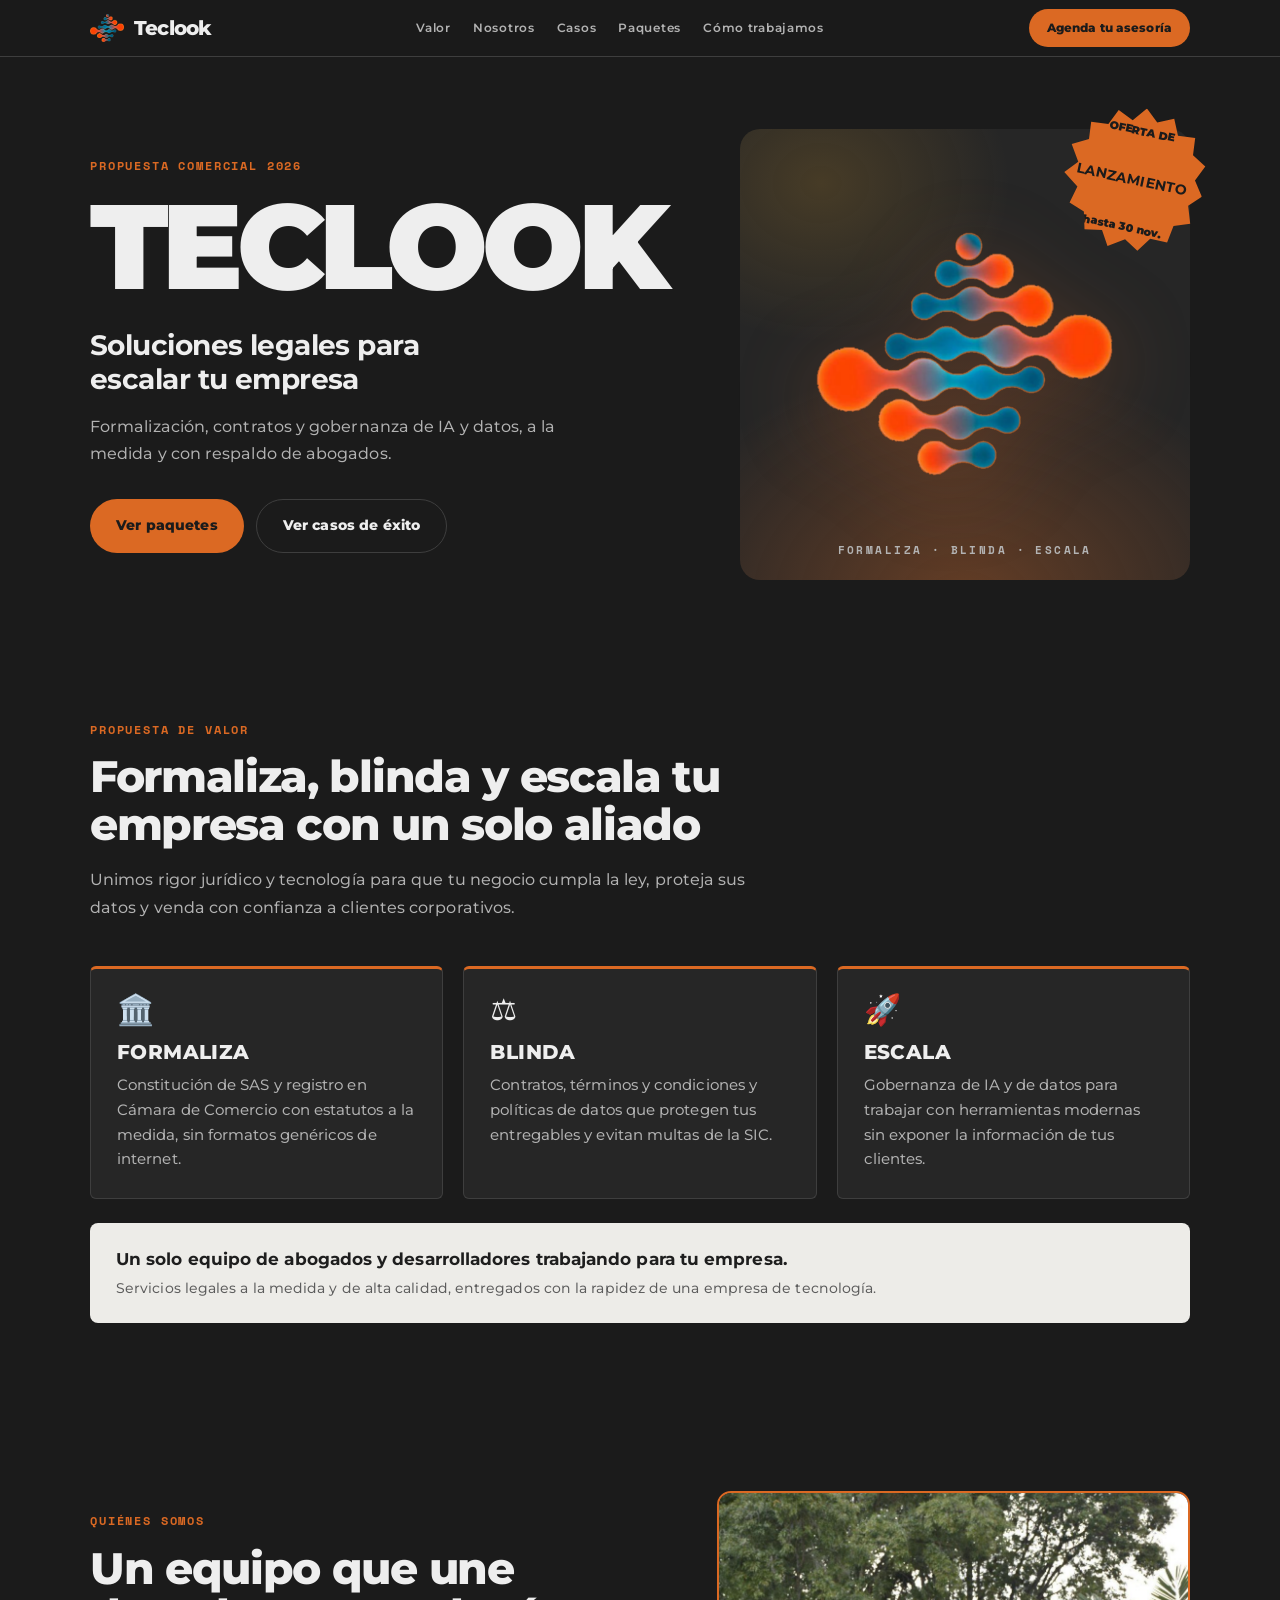
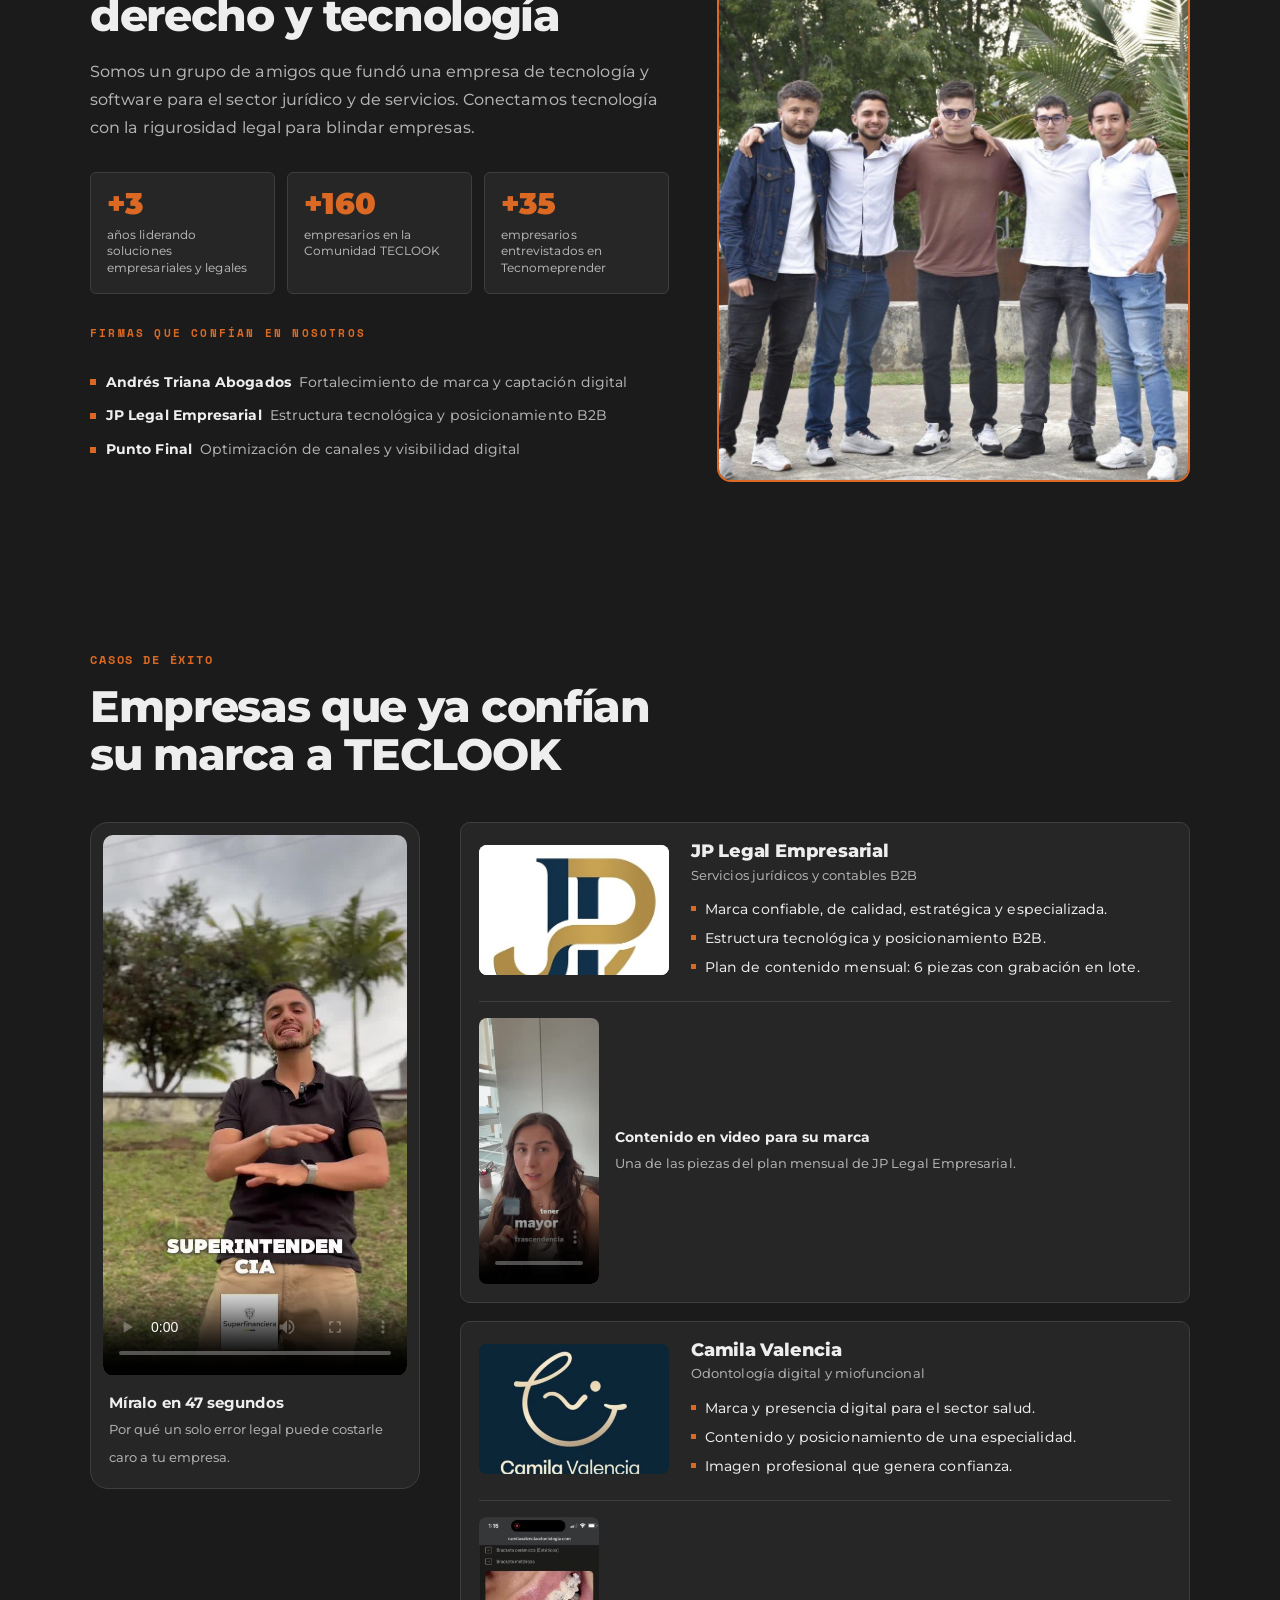
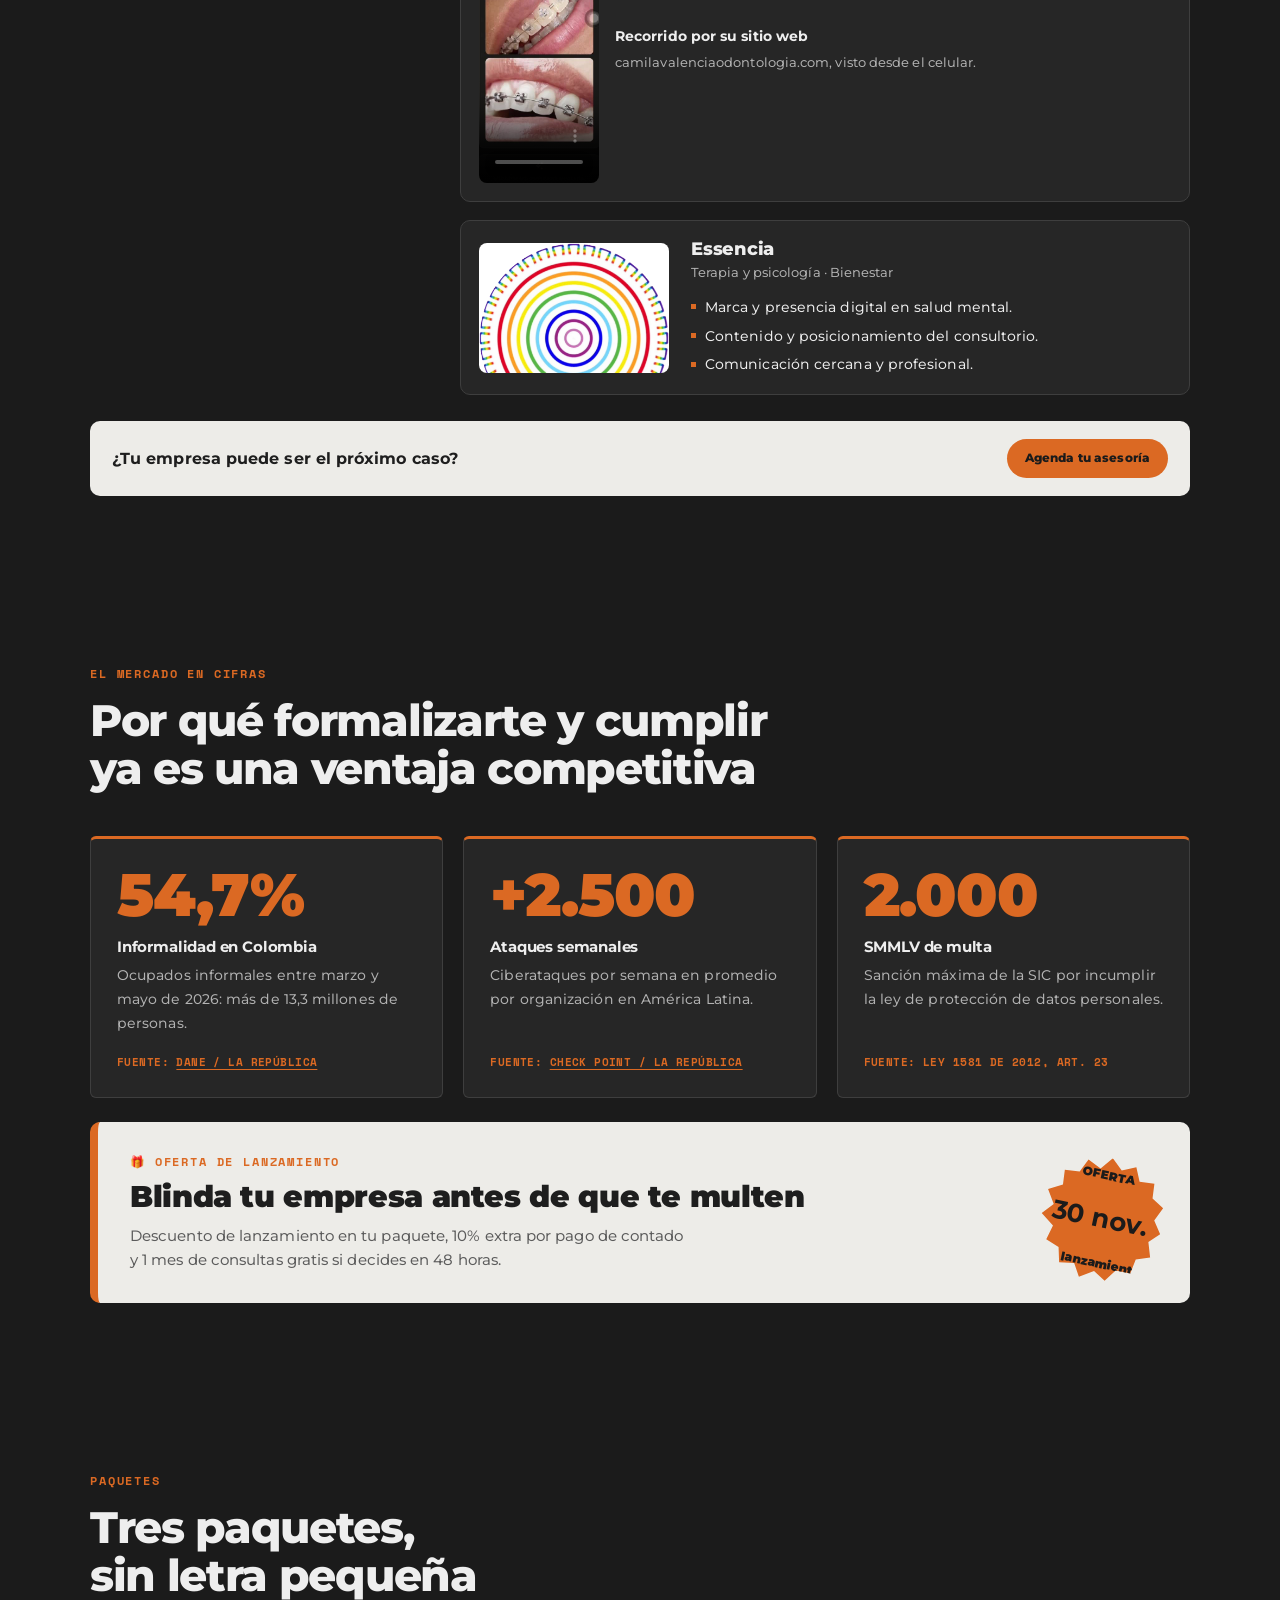
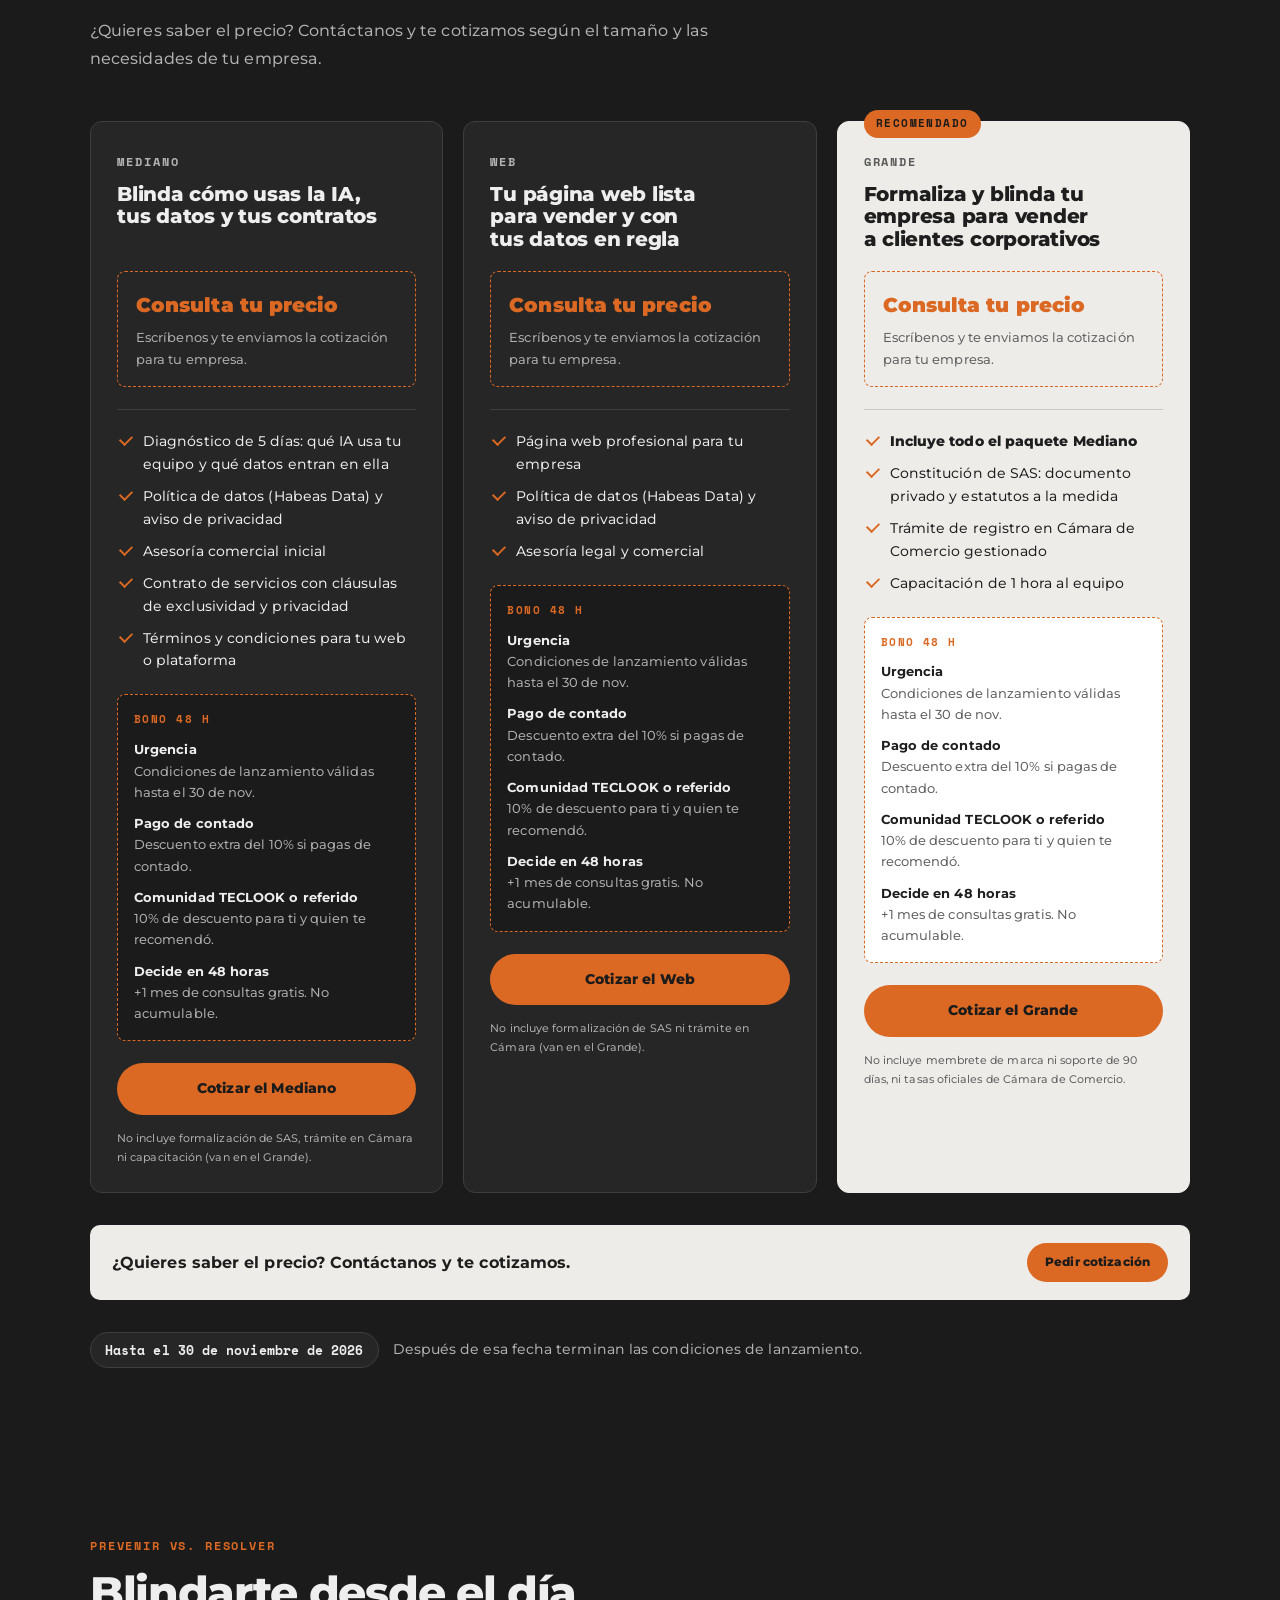
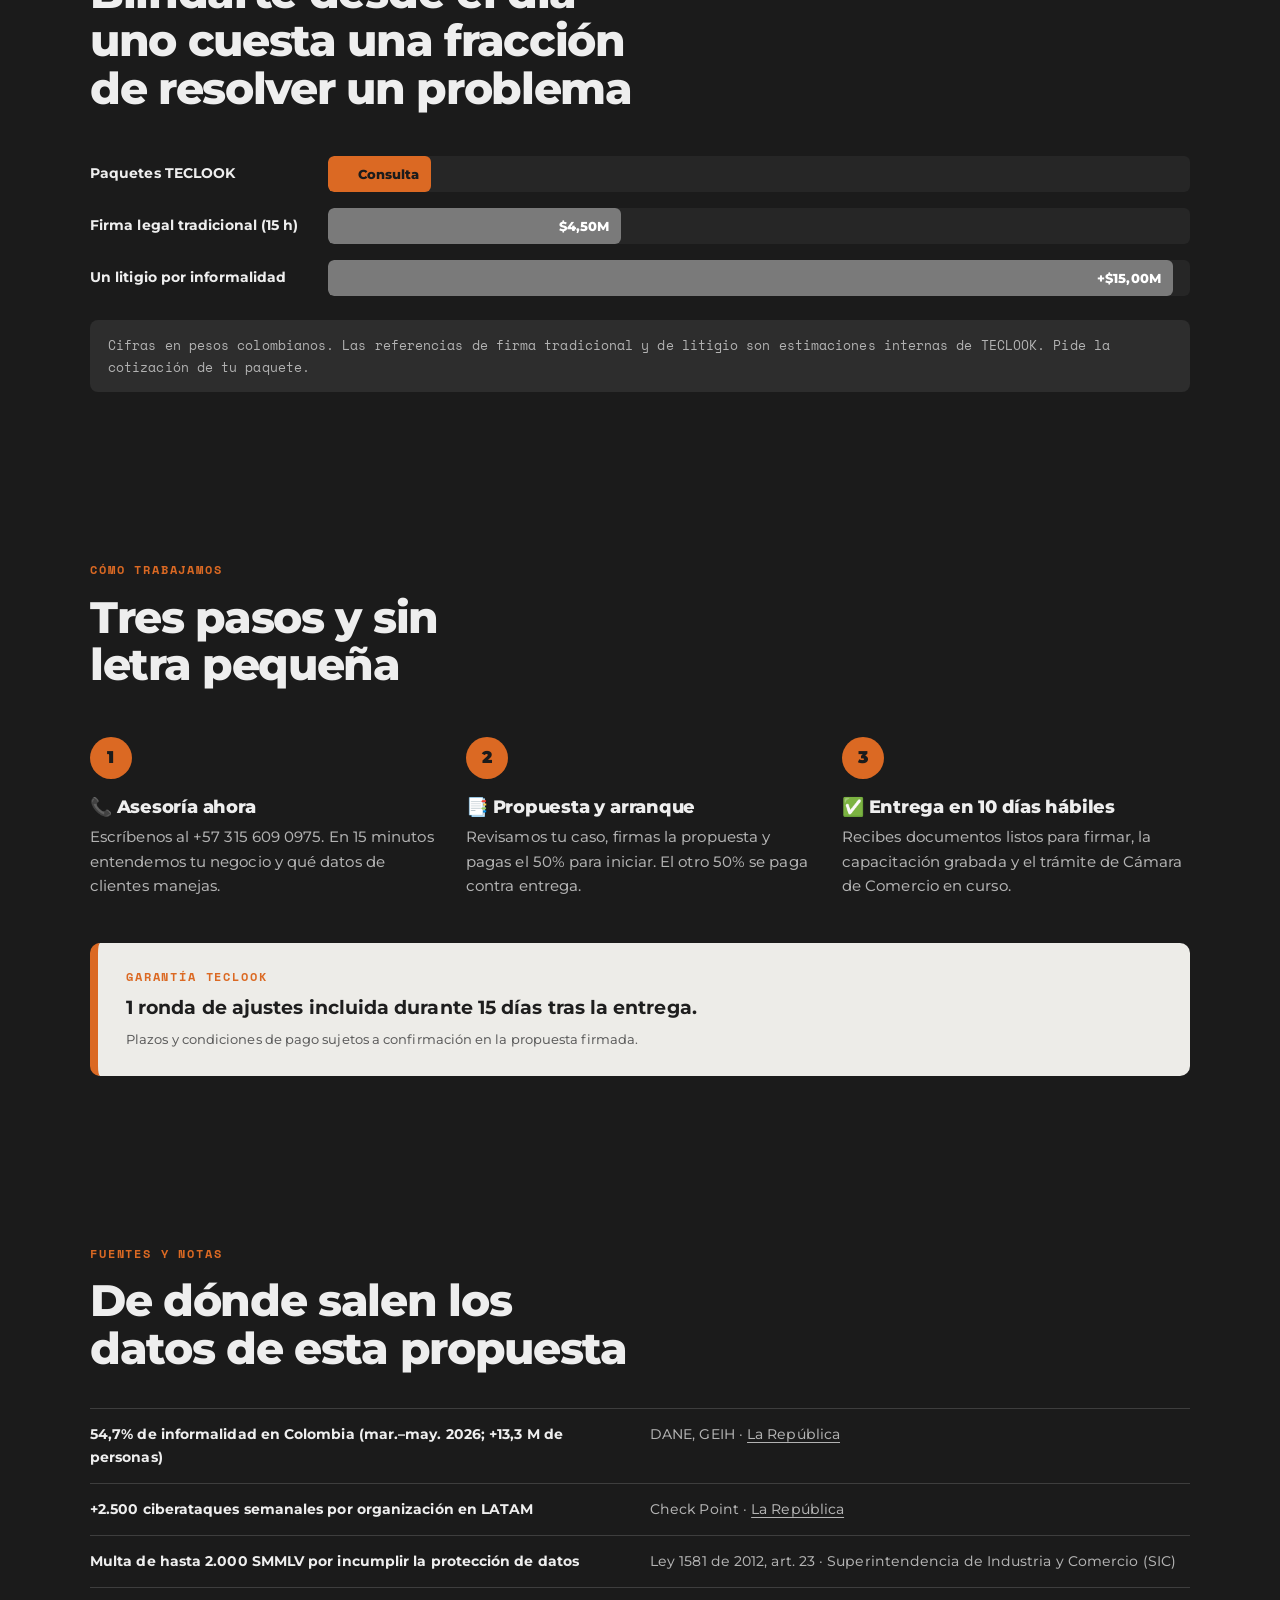
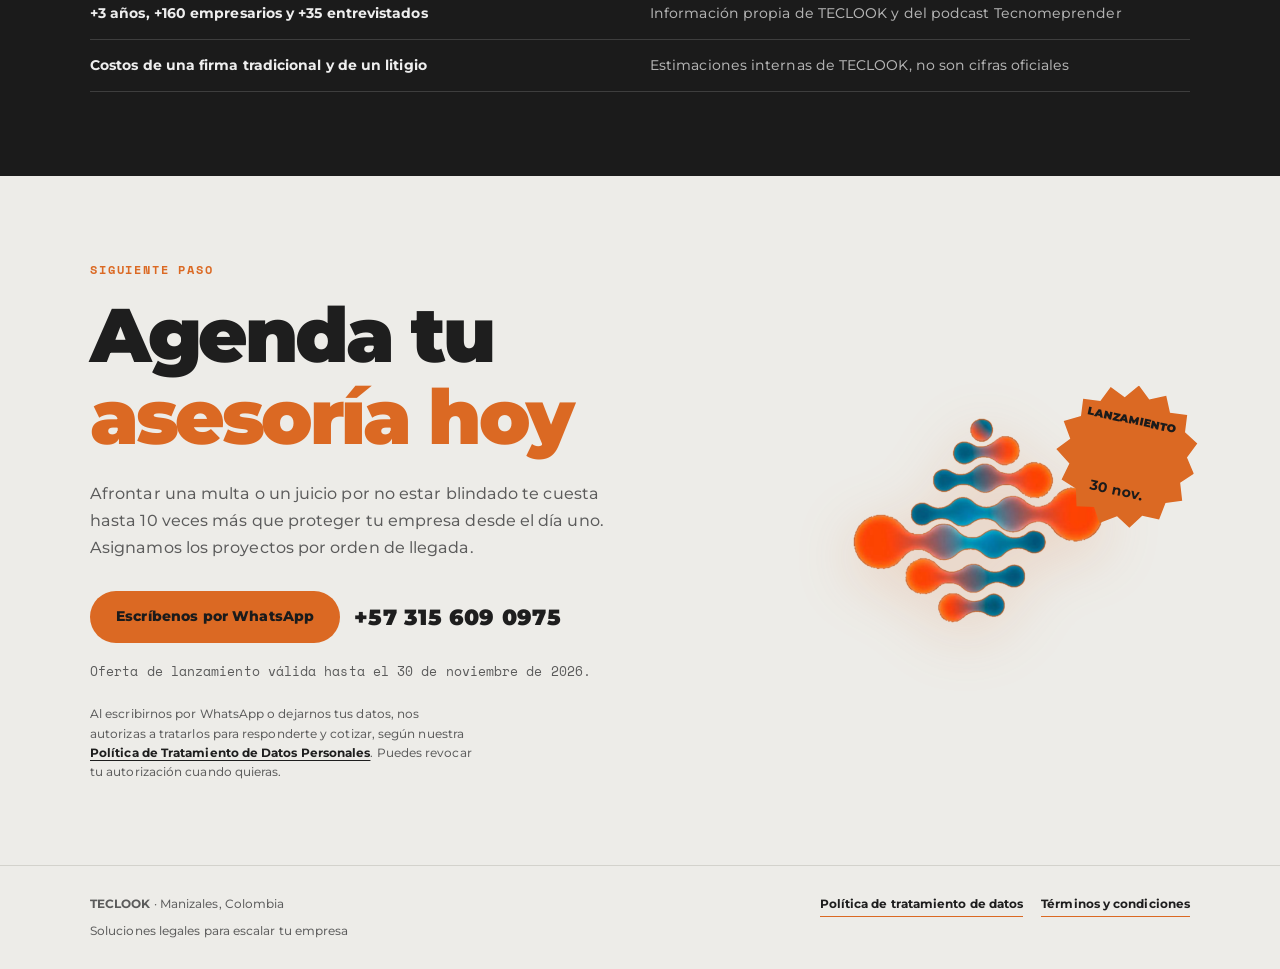
<file: index.html>
<!doctype html>
<html lang="es">
<head>
<meta charset="utf-8">
<meta name="viewport" content="width=device-width, initial-scale=1, viewport-fit=cover">
<meta name="description" content="TECLOOK Legal: formalización de empresas, contratos y gobernanza de IA y datos para empresas en Colombia.">
<title>TECLOOK Legal</title>
<meta name="theme-color" content="#1b1b1b">
<link rel="icon" type="image/png" href="assets/favicon.png">
<link rel="apple-touch-icon" href="assets/apple-touch-icon.png">
<link rel="preload" href="assets/fonts/montserrat-latin-wght-normal.woff2" as="font" type="font/woff2" crossorigin>
<meta property="og:title" content="TECLOOK Legal · Soluciones legales para escalar tu empresa">
<meta property="og:type" content="website">
<meta property="og:image" content="assets/logo.png">
<style>
/* Concept: propuesta comercial en una sola página, negra y naranja, con cierre en crema.
   Una columna ancha, secciones separadas por espacio y no por cajas. */
:root {
  --bg: #1b1b1b;
  --panel: #262626;
  --panel-2: #2d2d2d;
  --line: #3e3e3e;
  --fg: #eeeeee;
  --mut: #a8a8a8;
  --accent: #db6923;
  --accent-ink: #1b1b1b;
  --cream: #edece8;
  --cream-ink: #1e1e1e;
  --cream-mut: #5b5b5b;
  --font: "Montserrat", "Segoe UI", system-ui, sans-serif;
  color-scheme: dark;
}
* { box-sizing: border-box; }
html { scroll-behavior: smooth; }
body {
  margin: 0; background: var(--bg); color: var(--fg); font-family: var(--font);
  font-size: 16px; line-height: 1.6;
  padding-left: max(16px, env(safe-area-inset-left, 0px));
  padding-right: max(16px, env(safe-area-inset-right, 0px));
}
body::before { content: ""; position: fixed; inset: 0 0 auto; height: env(safe-area-inset-top, 0px); z-index: 30; background: var(--bg); }
a { color: inherit; }
img, video { max-width: 100%; height: auto; display: block; }
h1, h2, h3, p { margin: 0; }
h1, h2, h3 { text-wrap: balance; line-height: 1.12; }
.wrap { max-width: 1100px; margin: 0 auto; }
section { padding-block: 84px; scroll-margin-top: 64px; }
.eyebrow { font-size: 11px; font-weight: 700; letter-spacing: .22em; text-transform: uppercase; color: var(--accent); margin-bottom: 14px; }
h2 { font-size: clamp(28px, 4.2vw, 44px); font-weight: 800; letter-spacing: -.01em; max-width: 20ch; }
h2.wide { max-width: 26ch; }
.lead { color: var(--mut); max-width: 62ch; margin-top: 18px; }
.rule { width: 44px; height: 3px; background: var(--accent); margin: 22px 0 0; }

/* nav */
nav { position: sticky; top: env(safe-area-inset-top, 0px); z-index: 20; background: color-mix(in srgb, var(--bg) 92%, transparent); backdrop-filter: blur(8px); border-bottom: 1px solid var(--line); margin-inline: calc(-1 * max(16px, env(safe-area-inset-left, 0px))); padding-inline: max(16px, env(safe-area-inset-left, 0px)); }
nav .wrap { display: flex; align-items: center; justify-content: space-between; gap: 16px; height: 56px; }
.brand { font-weight: 900; letter-spacing: .14em; font-size: 14px; text-decoration: none; }
.brand b { color: var(--accent); }
.links { display: flex; gap: 22px; font-size: 12px; font-weight: 600; letter-spacing: .06em; }
.links a { text-decoration: none; color: var(--mut); }
.links a:hover { color: var(--fg); }
.btn { display: inline-flex; align-items: center; justify-content: center; gap: 8px; background: var(--accent); color: var(--accent-ink); font-weight: 800; font-size: 14px; letter-spacing: .02em; text-decoration: none; padding: 14px 26px; border-radius: 999px; border: 0; cursor: pointer; font-family: inherit; }
.btn:hover { filter: brightness(1.08); }
.btn.sm { padding: 9px 18px; font-size: 12px; }
.btn.ghost { background: transparent; color: var(--fg); border: 1px solid var(--line); }
a:focus-visible, button:focus-visible, video:focus-visible { outline: 2px solid var(--accent); outline-offset: 3px; }
@media (max-width: 820px) { .links { display: none; } }

/* hero */
.hero { padding-block: 72px 56px; }
.hero .wrap { display: grid; grid-template-columns: 1.15fr .85fr; gap: 40px; align-items: center; }
.hero h1 { font-size: clamp(54px, 11vw, 120px); font-weight: 900; letter-spacing: -.02em; line-height: .95; }
.hero .tag { font-size: clamp(20px, 2.6vw, 28px); font-weight: 700; margin-top: 26px; max-width: 22ch; }
.hero .sub { color: var(--mut); margin-top: 16px; max-width: 46ch; }
.hero .ctas { display: flex; flex-wrap: wrap; gap: 12px; margin-top: 32px; }
.hero .mark { display: grid; place-items: center; background: var(--panel); border-radius: 20px; aspect-ratio: 1 / 1; position: relative; }
.hero .mark img { width: 62%; }
.hero .triad { position: absolute; bottom: 20px; left: 0; right: 0; text-align: center; font-size: 11px; font-weight: 700; letter-spacing: .22em; color: var(--mut); }
.sticker { position: absolute; display: grid; place-items: center; text-align: center; width: 112px; height: 112px; background: var(--accent); color: var(--accent-ink); font-weight: 900; font-size: 12px; line-height: 1.15; transform: rotate(12deg); clip-path: polygon(50% 0, 59% 8%, 70% 3%, 75% 14%, 87% 13%, 88% 25%, 98% 31%, 93% 42%, 100% 52%, 92% 60%, 96% 72%, 85% 76%, 83% 88%, 71% 88%, 64% 98%, 54% 92%, 43% 99%, 37% 89%, 25% 91%, 22% 79%, 11% 75%, 14% 63%, 3% 55%, 11% 46%, 4% 35%, 15% 29%, 14% 17%, 26% 16%, 31% 5%, 42% 10%); }
.sticker b { display: block; font-size: 20px; }
.hero .sticker, .close .sticker { width: 144px; height: 144px; font-size: 11px; }
.hero .sticker b, .close .sticker b { font-size: 14px; letter-spacing: .02em; }
.hero .sticker { top: -22px; right: -14px; }
@media (max-width: 820px) { .hero .wrap { grid-template-columns: 1fr; } .hero .mark { aspect-ratio: 16 / 10; } .hero .mark img { width: 34%; } .hero .sticker { right: 8px; top: -18px; } }

/* value */
.cards3 { display: grid; grid-template-columns: repeat(3, 1fr); gap: 20px; margin-top: 44px; }
.vcard { background: var(--panel); border: 1px solid var(--line); border-top: 3px solid var(--accent); border-radius: 6px; padding: 26px; min-width: 0; }
.vcard .ico { font-size: 30px; line-height: 1; }
.vcard h3 { font-size: 20px; font-weight: 800; margin-top: 16px; letter-spacing: .02em; }
.vcard p { color: var(--mut); font-size: 14.5px; margin-top: 10px; }
.strip { margin-top: 24px; background: var(--cream); color: var(--cream-ink); border-radius: 8px; padding: 22px 26px; }
.strip b { display: block; font-size: 17px; }
.strip span { font-size: 14px; color: var(--cream-mut); }
@media (max-width: 820px) { .cards3 { grid-template-columns: 1fr; } }

/* about */
.about .wrap { display: grid; grid-template-columns: 1.1fr .9fr; gap: 48px; align-items: center; }
.about .photo { border-radius: 14px; overflow: hidden; border: 2px solid var(--accent); }
.about .photo img { width: 100%; aspect-ratio: 4 / 5; object-fit: cover; object-position: 50% 62%; }
.stats3 { display: grid; grid-template-columns: repeat(3, 1fr); gap: 12px; margin-top: 30px; }
.stat { background: var(--panel); border: 1px solid var(--line); border-radius: 6px; padding: 16px; min-width: 0; }
.stat b { display: block; font-size: 30px; font-weight: 900; color: var(--accent); line-height: 1; }
.stat span { display: block; font-size: 12px; color: var(--mut); margin-top: 8px; line-height: 1.4; }
.firms { list-style: none; padding: 0; margin: 28px 0 0; display: grid; gap: 10px; }
.firms li { font-size: 14px; color: var(--mut); padding-left: 16px; position: relative; }
.firms li::before { content: ""; position: absolute; left: 0; top: .6em; width: 6px; height: 6px; background: var(--accent); }
.firms b { color: var(--fg); margin-right: 8px; }
.lab { font-size: 11px; font-weight: 700; letter-spacing: .2em; text-transform: uppercase; color: var(--accent); margin-top: 30px; }
@media (max-width: 820px) { .about .wrap { grid-template-columns: 1fr; } .about .photo { order: -1; } }

/* cases */
.cases .grid { display: grid; grid-template-columns: 330px 1fr; gap: 40px; margin-top: 44px; align-items: start; }
.vsl { background: var(--panel); border: 1px solid var(--line); border-radius: 18px; padding: 12px; }
.vsl video { width: 100%; height: auto; aspect-ratio: 9 / 16; background: #000; border-radius: 10px; object-fit: cover; }
.vsl .cap { padding: 14px 6px 6px; }
.vsl .cap b { display: block; font-size: 15px; }
.vsl .cap span { font-size: 12.5px; color: var(--mut); }
.clist { display: grid; gap: 18px; min-width: 0; }
.case { display: grid; grid-template-columns: 190px 1fr; gap: 22px; background: var(--panel); border: 1px solid var(--line); border-radius: 10px; padding: 18px; align-items: center; min-width: 0; }
.case .logo { height: 130px; border-radius: 8px; display: grid; place-items: center; overflow: hidden; background: #fff; }
.case .logo img { max-height: 100%; width: 100%; object-fit: contain; }
.case .logo.navy { background: #0b2637; }
.case h3 { font-size: 18px; font-weight: 800; }
.case .sec { font-size: 12.5px; color: var(--mut); margin-top: 3px; }
.case ul { list-style: none; padding: 0; margin: 12px 0 0; display: grid; gap: 6px; font-size: 13.5px; }
.case li { padding-left: 14px; position: relative; color: var(--fg); }
.case li::before { content: ""; position: absolute; left: 0; top: .6em; width: 5px; height: 5px; background: var(--accent); }
.case .mini { grid-column: 1 / -1; display: grid; grid-template-columns: 120px 1fr; gap: 16px; align-items: center; border-top: 1px solid var(--line); padding-top: 16px; }
.case .mini video { width: 120px; height: auto; aspect-ratio: 9 / 20; object-fit: cover; border-radius: 8px; background: #000; }
.case .mini b { font-size: 13.5px; display: block; }
.case .mini span { font-size: 12.5px; color: var(--mut); }
.ask { margin-top: 26px; display: flex; flex-wrap: wrap; align-items: center; justify-content: space-between; gap: 16px; background: var(--cream); color: var(--cream-ink); border-radius: 10px; padding: 18px 22px; }
.ask b { font-size: 16px; }
@media (max-width: 900px) { .cases .grid { grid-template-columns: 1fr; } .vsl { max-width: 340px; margin-inline: auto; } }
@media (max-width: 560px) { .case { grid-template-columns: 1fr; } .case .logo { height: 120px; } }

/* market */
.big3 { display: grid; grid-template-columns: repeat(3, 1fr); gap: 20px; margin-top: 44px; }
.big { background: var(--panel); border: 1px solid var(--line); border-top: 3px solid var(--accent); border-radius: 6px; padding: 26px; min-width: 0; display: flex; flex-direction: column; }
.big b { font-size: clamp(42px, 6vw, 60px); font-weight: 900; color: var(--accent); line-height: 1; letter-spacing: -.02em; }
.big h3 { font-size: 15px; font-weight: 700; margin-top: 14px; }
.big p { font-size: 14px; color: var(--mut); margin-top: 8px; }
.big small { margin-top: auto; padding-top: 18px; font-size: 10.5px; font-weight: 700; letter-spacing: .06em; text-transform: uppercase; color: var(--accent); }
.big small a { text-decoration: underline; text-underline-offset: 3px; }
.offer { position: relative; margin-top: 24px; background: var(--cream); color: var(--cream-ink); border-radius: 10px; padding: 30px 32px; padding-right: 190px; border-left: 8px solid var(--accent); }
.offer .eyebrow { margin-bottom: 8px; }
.offer h3 { font-size: clamp(22px, 3vw, 30px); font-weight: 900; }
.offer p { color: var(--cream-mut); margin-top: 10px; font-size: 14.5px; max-width: 56ch; }
.offer .sticker { right: 28px; top: 50%; margin-top: -56px; width: 124px; height: 124px; }
.offer .sticker b { font-size: 26px; }
@media (max-width: 820px) { .big3 { grid-template-columns: 1fr; } .offer { padding-right: 32px; padding-bottom: 150px; } .offer .sticker { top: auto; bottom: 18px; margin-top: 0; right: 22px; } }

/* packages */
.packs { display: grid; grid-template-columns: repeat(3, 1fr); gap: 20px; margin-top: 48px; align-items: stretch; }
.pack { position: relative; display: flex; flex-direction: column; background: var(--panel); border: 1px solid var(--line); border-radius: 12px; padding: 30px 26px 26px; min-width: 0; }
.pack.hot { background: var(--cream); color: var(--cream-ink); border-color: var(--cream); }
.pack .flag { position: absolute; top: -12px; left: 26px; background: var(--accent); color: var(--accent-ink); font-size: 10.5px; font-weight: 800; letter-spacing: .14em; padding: 5px 12px; border-radius: 999px; }
.pack .name { font-size: 12px; font-weight: 800; letter-spacing: .2em; color: var(--mut); text-transform: uppercase; }
.pack.hot .name { color: var(--cream-mut); }
.pack h3 { font-size: 20px; font-weight: 800; margin-top: 10px; min-height: 3.4em; }
.price { margin-top: 18px; display: flex; align-items: flex-end; gap: 12px; flex-wrap: wrap; }
.price .was { color: var(--mut); text-decoration: line-through; text-decoration-color: var(--accent); text-decoration-thickness: 2px; font-size: 15px; width: 100%; }
.pack.hot .price .was { color: var(--cream-mut); }
.price b { font-size: 46px; font-weight: 900; line-height: 1; color: var(--accent); letter-spacing: -.02em; }
.price .off { background: var(--accent); color: var(--accent-ink); font-weight: 900; font-size: 13px; padding: 4px 10px; border-radius: 6px; margin-bottom: 6px; }
.cop { font-size: 13px; font-weight: 600; margin-top: 8px; }
.save { font-size: 12.5px; color: var(--mut); margin-top: 2px; }
.pack.hot .save { color: var(--cream-mut); }
.inc { list-style: none; padding: 0; margin: 22px 0 0; display: grid; gap: 9px; border-top: 1px solid var(--line); padding-top: 20px; }
.pack.hot .inc { border-color: #c9c8c2; }
.inc li { display: grid; grid-template-columns: 18px 1fr auto; gap: 8px; font-size: 13.5px; align-items: start; }
.inc li::before { content: ""; width: 10px; height: 6px; border-left: 2.5px solid var(--accent); border-bottom: 2.5px solid var(--accent); transform: rotate(-45deg); margin: 5px 0 0 3px; }
.inc .v { color: var(--mut); font-weight: 700; font-size: 12.5px; white-space: nowrap; }
.pack.hot .inc .v { color: var(--cream-mut); }
.inc li.sub { font-weight: 800; }
.quote { margin-top: 20px; padding: 16px 18px; border: 1px dashed var(--accent); border-radius: 8px; display: grid; gap: 4px; }
.quote b { font-size: 20px; font-weight: 900; color: var(--accent); }
.quote span { font-size: 13px; color: var(--mut); }
.pack.hot .quote span { color: var(--cream-mut); }
.hooks { margin-top: 22px; background: var(--bg); border: 1px dashed var(--accent); border-radius: 8px; padding: 16px; display: grid; gap: 10px; font-size: 12.5px; }
.pack.hot .hooks { background: #fff; }
.hooks b { display: block; font-size: 12.5px; }
.hooks span { color: var(--mut); }
.pack.hot .hooks span { color: var(--cream-mut); }
.hooks .bono { font-size: 10.5px; font-weight: 800; letter-spacing: .14em; color: var(--accent); }
.pack .btn { margin-top: 22px; width: 100%; }
.pack .note { font-size: 11px; color: var(--mut); margin-top: 14px; }
.pack.hot .note { color: var(--cream-mut); }
.deadline { margin-top: 32px; display: flex; flex-wrap: wrap; align-items: center; gap: 14px; font-size: 14px; color: var(--mut); }
.deadline b { min-width: 0; color: var(--fg); background: var(--panel); border: 1px solid var(--line); padding: 6px 14px; border-radius: 999px; font-size: 13px; }
@media (max-width: 960px) { .packs { grid-template-columns: 1fr; max-width: 520px; margin-inline: auto; } .pack h3 { min-height: 0; } }

/* compare */
.bars { margin-top: 44px; display: grid; gap: 16px; }
.bar { display: grid; grid-template-columns: 220px 1fr; gap: 18px; align-items: center; }
.bar .l { font-size: 14px; font-weight: 700; }
.bar .t { background: var(--panel); border-radius: 6px; height: 36px; position: relative; overflow: hidden; }
.bar .f { height: 100%; border-radius: 6px; display: flex; align-items: center; justify-content: flex-end; padding-right: 12px; font-weight: 800; font-size: 13px; color: var(--accent-ink); background: var(--accent); min-width: 78px; }
.bar.g .f { background: #7a7a7a; color: #fff; }
.fine { margin-top: 24px; background: var(--panel-2); border-radius: 8px; padding: 14px 18px; font-size: 13px; color: var(--mut); }
@media (max-width: 640px) { .bar { grid-template-columns: 1fr; gap: 6px; } }

/* steps */
.steps { display: grid; grid-template-columns: repeat(3, 1fr); gap: 28px; margin-top: 48px; position: relative; }
.step { min-width: 0; }
.step .n { width: 42px; height: 42px; border-radius: 50%; background: var(--accent); color: var(--accent-ink); font-weight: 900; display: grid; place-items: center; font-size: 17px; }
.step h3 { font-size: 18px; font-weight: 800; margin-top: 18px; }
.step p { color: var(--mut); font-size: 14.5px; margin-top: 8px; }
.guar { margin-top: 44px; background: var(--cream); color: var(--cream-ink); border-radius: 10px; border-left: 8px solid var(--accent); padding: 24px 28px; }
.guar .eyebrow { margin-bottom: 6px; }
.guar b { font-size: 19px; display: block; }
.guar span { font-size: 13px; color: var(--cream-mut); }
@media (max-width: 820px) { .steps { grid-template-columns: 1fr; } }

/* sources */
.src { margin-top: 36px; border-top: 1px solid var(--line); }
.src div { display: grid; grid-template-columns: 1fr 1fr; gap: 20px; padding: 14px 0; border-bottom: 1px solid var(--line); font-size: 13.5px; }
.src b { font-weight: 700; }
.src span { color: var(--mut); }
.src a { text-underline-offset: 3px; }
@media (max-width: 700px) { .src div { grid-template-columns: 1fr; gap: 4px; } }

/* closing: cream on purpose */
.close { background: var(--cream); color: var(--cream-ink); margin-inline: calc(-1 * max(16px, env(safe-area-inset-left, 0px))); padding-inline: max(16px, env(safe-area-inset-left, 0px)); }
.close .wrap { display: grid; grid-template-columns: 1.2fr .8fr; gap: 40px; align-items: center; }
.close h2 { max-width: 12ch; font-size: clamp(40px, 7vw, 76px); font-weight: 900; }
.close h2 em { font-style: normal; color: var(--accent); display: block; }
.close p { color: var(--cream-mut); margin-top: 22px; max-width: 48ch; }
.phone { margin-top: 30px; display: flex; flex-wrap: wrap; align-items: center; gap: 14px; }
.phone .num { font-weight: 900; font-size: 22px; letter-spacing: .01em; user-select: all; }
.close .until { font-size: 12.5px; margin-top: 18px; color: var(--cream-mut); }
.close .side { display: grid; place-items: center; position: relative; }
.close .side img { width: min(260px, 70%); }
.close .side .sticker { top: 0; right: 0; }
footer { padding-block: 28px; font-size: 12px; color: var(--mut); display: flex; flex-wrap: wrap; justify-content: space-between; gap: 10px; }
.closefoot { background: var(--cream); color: var(--cream-mut); margin-inline: calc(-1 * max(16px, env(safe-area-inset-left, 0px))); padding-inline: max(16px, env(safe-area-inset-left, 0px)); border-top: 1px solid #d3d2cc; }
.closefoot footer { color: var(--cream-mut); }
@media (max-width: 820px) { .close .wrap { grid-template-columns: 1fr; } .close .side { order: -1; } }
@media (prefers-reduced-motion: reduce) { html { scroll-behavior: auto; } }
</style>
<link rel="stylesheet" href="assets/brand.css">
</head>
<body>
<nav>
  <div class="wrap">
    <a class="brand" href="#inicio" aria-label="Teclook, inicio"><img src="assets/logo.png" alt="" width="847" height="694"><span class="wm">Teclook</span></a>
    <div class="links">
      <a href="#valor">Valor</a><a href="#nosotros">Nosotros</a><a href="#casos">Casos</a><a href="#paquetes">Paquetes</a><a href="#como">Cómo trabajamos</a>
    </div>
    <a class="btn sm" href="https://wa.me/573156090975" target="_blank" rel="noopener">Agenda tu asesoría</a>
  </div>
</nav>

<header class="hero" id="inicio">
  <div class="wrap">
    <div>
      <div class="eyebrow">Propuesta comercial 2026</div>
      <h1>TECLOOK</h1>
      <p class="tag">Soluciones legales para escalar tu empresa</p>
      <p class="sub">Formalización, contratos y gobernanza de IA y datos, a la medida y con respaldo de abogados.</p>
      <div class="ctas">
        <a class="btn" href="#paquetes">Ver paquetes</a>
        <a class="btn ghost" href="#casos">Ver casos de éxito</a>
      </div>
    </div>
    <div class="mark">
      <img src="assets/logo.png" alt="Logo de TECLOOK" width="847" height="694">
      <div class="sticker">OFERTA DE<b>LANZAMIENTO</b>hasta 30 nov.</div>
      <div class="triad">FORMALIZA · BLINDA · ESCALA</div>
    </div>
  </div>
</header>

<section id="valor">
  <div class="wrap">
    <div class="eyebrow">Propuesta de valor</div>
    <h2 class="wide">Formaliza, blinda y escala tu empresa con un solo aliado</h2>
    <p class="lead">Unimos rigor jurídico y tecnología para que tu negocio cumpla la ley, proteja sus datos y venda con confianza a clientes corporativos.</p>
    <div class="cards3">
      <div class="vcard"><div class="ico">🏛️</div><h3>FORMALIZA</h3><p>Constitución de SAS y registro en Cámara de Comercio con estatutos a la medida, sin formatos genéricos de internet.</p></div>
      <div class="vcard"><div class="ico">⚖️</div><h3>BLINDA</h3><p>Contratos, términos y condiciones y políticas de datos que protegen tus entregables y evitan multas de la SIC.</p></div>
      <div class="vcard"><div class="ico">🚀</div><h3>ESCALA</h3><p>Gobernanza de IA y de datos para trabajar con herramientas modernas sin exponer la información de tus clientes.</p></div>
    </div>
    <div class="strip"><b>Un solo equipo de abogados y desarrolladores trabajando para tu empresa.</b><span>Servicios legales a la medida y de alta calidad, entregados con la rapidez de una empresa de tecnología.</span></div>
  </div>
</section>

<section class="about" id="nosotros">
  <div class="wrap">
    <div>
      <div class="eyebrow">Quiénes somos</div>
      <h2>Un equipo que une derecho y tecnología</h2>
      <p class="lead">Somos un grupo de amigos que fundó una empresa de tecnología y software para el sector jurídico y de servicios. Conectamos tecnología con la rigurosidad legal para blindar empresas.</p>
      <div class="stats3">
        <div class="stat"><b>+3</b><span>años liderando soluciones empresariales y legales</span></div>
        <div class="stat"><b>+160</b><span>empresarios en la Comunidad TECLOOK</span></div>
        <div class="stat"><b>+35</b><span>empresarios entrevistados en Tecnomeprender</span></div>
      </div>
      <div class="lab">Firmas que confían en nosotros</div>
      <ul class="firms">
        <li><b>Andrés Triana Abogados</b>Fortalecimiento de marca y captación digital</li>
        <li><b>JP Legal Empresarial</b>Estructura tecnológica y posicionamiento B2B</li>
        <li><b>Punto Final</b>Optimización de canales y visibilidad digital</li>
      </ul>
    </div>
    <div class="photo"><img src="assets/team.jpg" alt="El equipo de TECLOOK, cinco personas abrazadas al aire libre" width="1000" height="1452"></div>
  </div>
</section>

<section class="cases" id="casos">
  <div class="wrap">
    <div class="eyebrow">Casos de éxito</div>
    <h2 class="wide">Empresas que ya confían su marca a TECLOOK</h2>
    <div class="grid">
      <div class="vsl">
        <video controls playsinline preload="metadata" poster="assets/vsl-poster.jpg" aria-label="Video de presentación de TECLOOK">
          <source src="assets/vsl.mp4" type="video/mp4">
        </video>
        <div class="cap"><b>Míralo en 47 segundos</b><span>Por qué un solo error legal puede costarle caro a tu empresa.</span></div>
      </div>
      <div class="clist">
        <article class="case">
          <div class="logo"><img src="assets/logo_jp.jpg" alt="Logo de JP Legal Empresarial"></div>
          <div>
            <h3>JP Legal Empresarial</h3><div class="sec">Servicios jurídicos y contables B2B</div>
            <ul><li>Marca confiable, de calidad, estratégica y especializada.</li><li>Estructura tecnológica y posicionamiento B2B.</li><li>Plan de contenido mensual: 6 piezas con grabación en lote.</li></ul>
          </div>
          <div class="mini">
            <video controls playsinline preload="metadata" poster="assets/jp-poster.jpg" aria-label="Video de contenido para JP Legal Empresarial"><source src="assets/jp-legal.mp4" type="video/mp4"></video>
            <div><b>Contenido en video para su marca</b><span>Una de las piezas del plan mensual de JP Legal Empresarial.</span></div>
          </div>
        </article>
        <article class="case">
          <div class="logo navy"><img src="assets/logo_ca.jpg" alt="Logo de Camila Valencia, odontología digital y miofuncional"></div>
          <div>
            <h3>Camila Valencia</h3><div class="sec">Odontología digital y miofuncional</div>
            <ul><li>Marca y presencia digital para el sector salud.</li><li>Contenido y posicionamiento de una especialidad.</li><li>Imagen profesional que genera confianza.</li></ul>
          </div>
          <div class="mini">
            <video controls playsinline preload="metadata" poster="assets/web-poster.jpg" aria-label="Recorrido por el sitio web de Camila Valencia"><source src="assets/web-camila.mp4" type="video/mp4"></video>
            <div><b>Recorrido por su sitio web</b><span>camilavalenciaodontologia.com, visto desde el celular.</span></div>
          </div>
        </article>
        <article class="case">
          <div class="logo"><img src="assets/logo_es.png" alt="Logo de Essencia, terapia y psicología"></div>
          <div>
            <h3>Essencia</h3><div class="sec">Terapia y psicología · Bienestar</div>
            <ul><li>Marca y presencia digital en salud mental.</li><li>Contenido y posicionamiento del consultorio.</li><li>Comunicación cercana y profesional.</li></ul>
          </div>
        </article>
      </div>
    </div>
    <div class="ask"><b>¿Tu empresa puede ser el próximo caso?</b><a class="btn sm" href="https://wa.me/573156090975" target="_blank" rel="noopener">Agenda tu asesoría</a></div>
  </div>
</section>

<section id="mercado">
  <div class="wrap">
    <div class="eyebrow">El mercado en cifras</div>
    <h2 class="wide">Por qué formalizarte y cumplir ya es una ventaja competitiva</h2>
    <div class="big3">
      <div class="big"><b>54,7%</b><h3>Informalidad en Colombia</h3><p>Ocupados informales entre marzo y mayo de 2026: más de 13,3 millones de personas.</p><small>Fuente: <a href="https://www.larepublica.co/economia/informalidad-alcanzo-54-7-a-cierre-de-mayo-con-mas-de-13-34-millones-de-personas-4434089" target="_blank" rel="noopener">DANE / La República</a></small></div>
      <div class="big"><b>+2.500</b><h3>Ataques semanales</h3><p>Ciberataques por semana en promedio por organización en América Latina.</p><small>Fuente: <a href="https://www.larepublica.co/empresas/el-ano-pasado-se-reportaron-mas-de-2-500-ciberataques-por-semana-en-latinoamerica-4074216" target="_blank" rel="noopener">Check Point / La República</a></small></div>
      <div class="big"><b>2.000</b><h3>SMMLV de multa</h3><p>Sanción máxima de la SIC por incumplir la ley de protección de datos personales.</p><small>Fuente: Ley 1581 de 2012, art. 23</small></div>
    </div>
    <div class="offer">
      <div class="eyebrow">🎁 Oferta de lanzamiento</div>
      <h3>Blinda tu empresa antes de que te multen</h3>
      <p>Descuento de lanzamiento en tu paquete, 10% extra por pago de contado y 1 mes de consultas gratis si decides en 48 horas.</p>
      <div class="sticker">OFERTA<b>30 nov.</b>de lanzamiento</div>
    </div>
  </div>
</section>

<section id="paquetes">
  <div class="wrap">
    <div class="eyebrow">Paquetes</div>
    <h2>Tres paquetes, sin letra pequeña</h2>
    <p class="lead">¿Quieres saber el precio? Contáctanos y te cotizamos según el tamaño y las necesidades de tu empresa.</p>
    <div class="packs">

      <article class="pack">
        <div class="name">Mediano</div>
        <h3>Blinda cómo usas la IA, tus datos y tus contratos</h3>
        <div class="quote"><b>Consulta tu precio</b><span>Escríbenos y te enviamos la cotización para tu empresa.</span></div>
        <ul class="inc">
          <li><span>Diagnóstico de 5 días: qué IA usa tu equipo y qué datos entran en ella</span></li>
          <li><span>Política de datos (Habeas Data) y aviso de privacidad</span></li>
          <li><span>Asesoría comercial inicial</span></li>
          <li><span>Contrato de servicios con cláusulas de exclusividad y privacidad</span></li>
          <li><span>Términos y condiciones para tu web o plataforma</span></li>
        </ul>
        <div class="hooks">
          <div class="bono">BONO 48 H</div>
          <div><b>Urgencia</b><span>Condiciones de lanzamiento válidas hasta el 30 de nov.</span></div>
          <div><b>Pago de contado</b><span>Descuento extra del 10% si pagas de contado.</span></div>
          <div><b>Comunidad TECLOOK o referido</b><span>10% de descuento para ti y quien te recomendó.</span></div>
          <div><b>Decide en 48 horas</b><span>+1 mes de consultas gratis. No acumulable.</span></div>
        </div>
        <a class="btn" href="https://wa.me/573156090975?text=Hola%2C%20quiero%20cotizar%20el%20Paquete%20Mediano%20de%20TECLOOK" target="_blank" rel="noopener">Cotizar el Mediano</a>
        <p class="note">No incluye formalización de SAS, trámite en Cámara ni capacitación (van en el Grande).</p>
      </article>

      <article class="pack">
        <div class="name">Web</div>
        <h3>Tu página web lista para vender y con tus datos en regla</h3>
        <div class="quote"><b>Consulta tu precio</b><span>Escríbenos y te enviamos la cotización para tu empresa.</span></div>
        <ul class="inc">
          <li><span>Página web profesional para tu empresa</span></li>
          <li><span>Política de datos (Habeas Data) y aviso de privacidad</span></li>
          <li><span>Asesoría legal y comercial</span></li>
        </ul>
        <div class="hooks">
          <div class="bono">BONO 48 H</div>
          <div><b>Urgencia</b><span>Condiciones de lanzamiento válidas hasta el 30 de nov.</span></div>
          <div><b>Pago de contado</b><span>Descuento extra del 10% si pagas de contado.</span></div>
          <div><b>Comunidad TECLOOK o referido</b><span>10% de descuento para ti y quien te recomendó.</span></div>
          <div><b>Decide en 48 horas</b><span>+1 mes de consultas gratis. No acumulable.</span></div>
        </div>
        <a class="btn" href="https://wa.me/573156090975?text=Hola%2C%20quiero%20cotizar%20el%20Paquete%20Web%20de%20TECLOOK" target="_blank" rel="noopener">Cotizar el Web</a>
        <p class="note">No incluye formalización de SAS ni trámite en Cámara (van en el Grande).</p>
      </article>

      <article class="pack hot">
        <div class="flag">RECOMENDADO</div>
        <div class="name">Grande</div>
        <h3>Formaliza y blinda tu empresa para vender a clientes corporativos</h3>
        <div class="quote"><b>Consulta tu precio</b><span>Escríbenos y te enviamos la cotización para tu empresa.</span></div>
        <ul class="inc">
          <li class="sub"><span>Incluye todo el paquete Mediano</span></li>
          <li><span>Constitución de SAS: documento privado y estatutos a la medida</span></li>
          <li><span>Trámite de registro en Cámara de Comercio gestionado</span></li>
          <li><span>Capacitación de 1 hora al equipo</span></li>
        </ul>
        <div class="hooks">
          <div class="bono">BONO 48 H</div>
          <div><b>Urgencia</b><span>Condiciones de lanzamiento válidas hasta el 30 de nov.</span></div>
          <div><b>Pago de contado</b><span>Descuento extra del 10% si pagas de contado.</span></div>
          <div><b>Comunidad TECLOOK o referido</b><span>10% de descuento para ti y quien te recomendó.</span></div>
          <div><b>Decide en 48 horas</b><span>+1 mes de consultas gratis. No acumulable.</span></div>
        </div>
        <a class="btn" href="https://wa.me/573156090975?text=Hola%2C%20quiero%20cotizar%20el%20Paquete%20Grande%20de%20TECLOOK" target="_blank" rel="noopener">Cotizar el Grande</a>
        <p class="note">No incluye membrete de marca ni soporte de 90 días, ni tasas oficiales de Cámara de Comercio.</p>
      </article>
    </div>
    <div class="ask" style="margin-top:32px"><b>¿Quieres saber el precio? Contáctanos y te cotizamos.</b><a class="btn sm" href="https://wa.me/573156090975?text=Hola%2C%20quiero%20cotizar%20un%20paquete%20de%20TECLOOK" target="_blank" rel="noopener">Pedir cotización</a></div>
    <div class="deadline"><b id="days">Hasta el 30 de noviembre de 2026</b><span>Después de esa fecha terminan las condiciones de lanzamiento.</span></div>
  </div>
</section>

<section id="comparar">
  <div class="wrap">
    <div class="eyebrow">Prevenir vs. resolver</div>
    <h2 class="wide">Blindarte desde el día uno cuesta una fracción de resolver un problema</h2>
    <div class="bars" id="bars">
      <div class="bar"><div class="l">Paquetes TECLOOK</div><div class="t"><div class="f" style="width:12%">Consulta</div></div></div>
      <div class="bar g"><div class="l">Firma legal tradicional (15 h)</div><div class="t"><div class="f" style="width:34%">$4,50M</div></div></div>
      <div class="bar g"><div class="l">Un litigio por informalidad</div><div class="t"><div class="f" style="width:98%">+$15,00M</div></div></div>
    </div>
    <div class="fine">Cifras en pesos colombianos. Las referencias de firma tradicional y de litigio son estimaciones internas de TECLOOK. Pide la cotización de tu paquete.</div>
  </div>
</section>

<section id="como">
  <div class="wrap">
    <div class="eyebrow">Cómo trabajamos</div>
    <h2>Tres pasos y sin letra pequeña</h2>
    <div class="steps">
      <div class="step"><div class="n">1</div><h3>📞 Asesoría ahora</h3><p>Escríbenos al +57 315 609 0975. En 15 minutos entendemos tu negocio y qué datos de clientes manejas.</p></div>
      <div class="step"><div class="n">2</div><h3>📑 Propuesta y arranque</h3><p>Revisamos tu caso, firmas la propuesta y pagas el 50% para iniciar. El otro 50% se paga contra entrega.</p></div>
      <div class="step"><div class="n">3</div><h3>✅ Entrega en 10 días hábiles</h3><p>Recibes documentos listos para firmar, la capacitación grabada y el trámite de Cámara de Comercio en curso.</p></div>
    </div>
    <div class="guar"><div class="eyebrow">Garantía TECLOOK</div><b>1 ronda de ajustes incluida durante 15 días tras la entrega.</b><span>Plazos y condiciones de pago sujetos a confirmación en la propuesta firmada.</span></div>
  </div>
</section>

<section id="fuentes">
  <div class="wrap">
    <div class="eyebrow">Fuentes y notas</div>
    <h2 class="wide">De dónde salen los datos de esta propuesta</h2>
    <div class="src">
      <div><b>54,7% de informalidad en Colombia (mar.–may. 2026; +13,3 M de personas)</b><span>DANE, GEIH · <a href="https://www.larepublica.co/economia/informalidad-alcanzo-54-7-a-cierre-de-mayo-con-mas-de-13-34-millones-de-personas-4434089" target="_blank" rel="noopener">La República</a></span></div>
      <div><b>+2.500 ciberataques semanales por organización en LATAM</b><span>Check Point · <a href="https://www.larepublica.co/empresas/el-ano-pasado-se-reportaron-mas-de-2-500-ciberataques-por-semana-en-latinoamerica-4074216" target="_blank" rel="noopener">La República</a></span></div>
      <div><b>Multa de hasta 2.000 SMMLV por incumplir la protección de datos</b><span>Ley 1581 de 2012, art. 23 · Superintendencia de Industria y Comercio (SIC)</span></div>
            <div><b>+3 años, +160 empresarios y +35 entrevistados</b><span>Información propia de TECLOOK y del podcast Tecnomeprender</span></div>
      <div><b>Costos de una firma tradicional y de un litigio</b><span>Estimaciones internas de TECLOOK, no son cifras oficiales</span></div>
    </div>
  </div>
</section>

<section class="close" id="contacto">
  <div class="wrap">
    <div>
      <div class="eyebrow">Siguiente paso</div>
      <h2>Agenda tu <em>asesoría hoy</em></h2>
      <p>Afrontar una multa o un juicio por no estar blindado te cuesta hasta 10 veces más que proteger tu empresa desde el día uno. Asignamos los proyectos por orden de llegada.</p>
      <div class="phone">
        <a class="btn" href="https://wa.me/573156090975" target="_blank" rel="noopener">Escríbenos por WhatsApp</a>
        <span class="num">+57 315 609 0975</span>
      </div>
      <div class="until">Oferta de lanzamiento válida hasta el 30 de noviembre de 2026.</div>
      <p class="consent">Al escribirnos por WhatsApp o dejarnos tus datos, nos autorizas a tratarlos para responderte y cotizar, según nuestra <a href="politica-de-datos.html">Política de Tratamiento de Datos Personales</a>. Puedes revocar tu autorización cuando quieras.</p>
    </div>
    <div class="side">
      <img src="assets/logo.png" alt="" width="847" height="694">
      <div class="sticker">LANZAMIENTO<b>30 nov.</b></div>
    </div>
  </div>
</section>
<div class="closefoot"><div class="wrap"><footer>
  <div class="footcol"><span><b>TECLOOK</b> · Manizales, Colombia</span><span>Soluciones legales para escalar tu empresa</span></div>
  <div class="footlinks"><a href="politica-de-datos.html">Política de tratamiento de datos</a><a href="terminos-y-condiciones.html">Términos y condiciones</a></div>
</footer></div></div>

<script>
(function () {
  try {
    var end = new Date(2026, 10, 30, 23, 59, 59);
    var d = Math.ceil((end - new Date()) / 86400000);
    var el = document.getElementById("days");
    if (el && d > 0 && d < 400) el.textContent = "Quedan " + d + (d === 1 ? " día" : " días") + " · hasta el 30 de noviembre de 2026";
  } catch (e) {}
})();
</script>

</body>
</html>
</file>
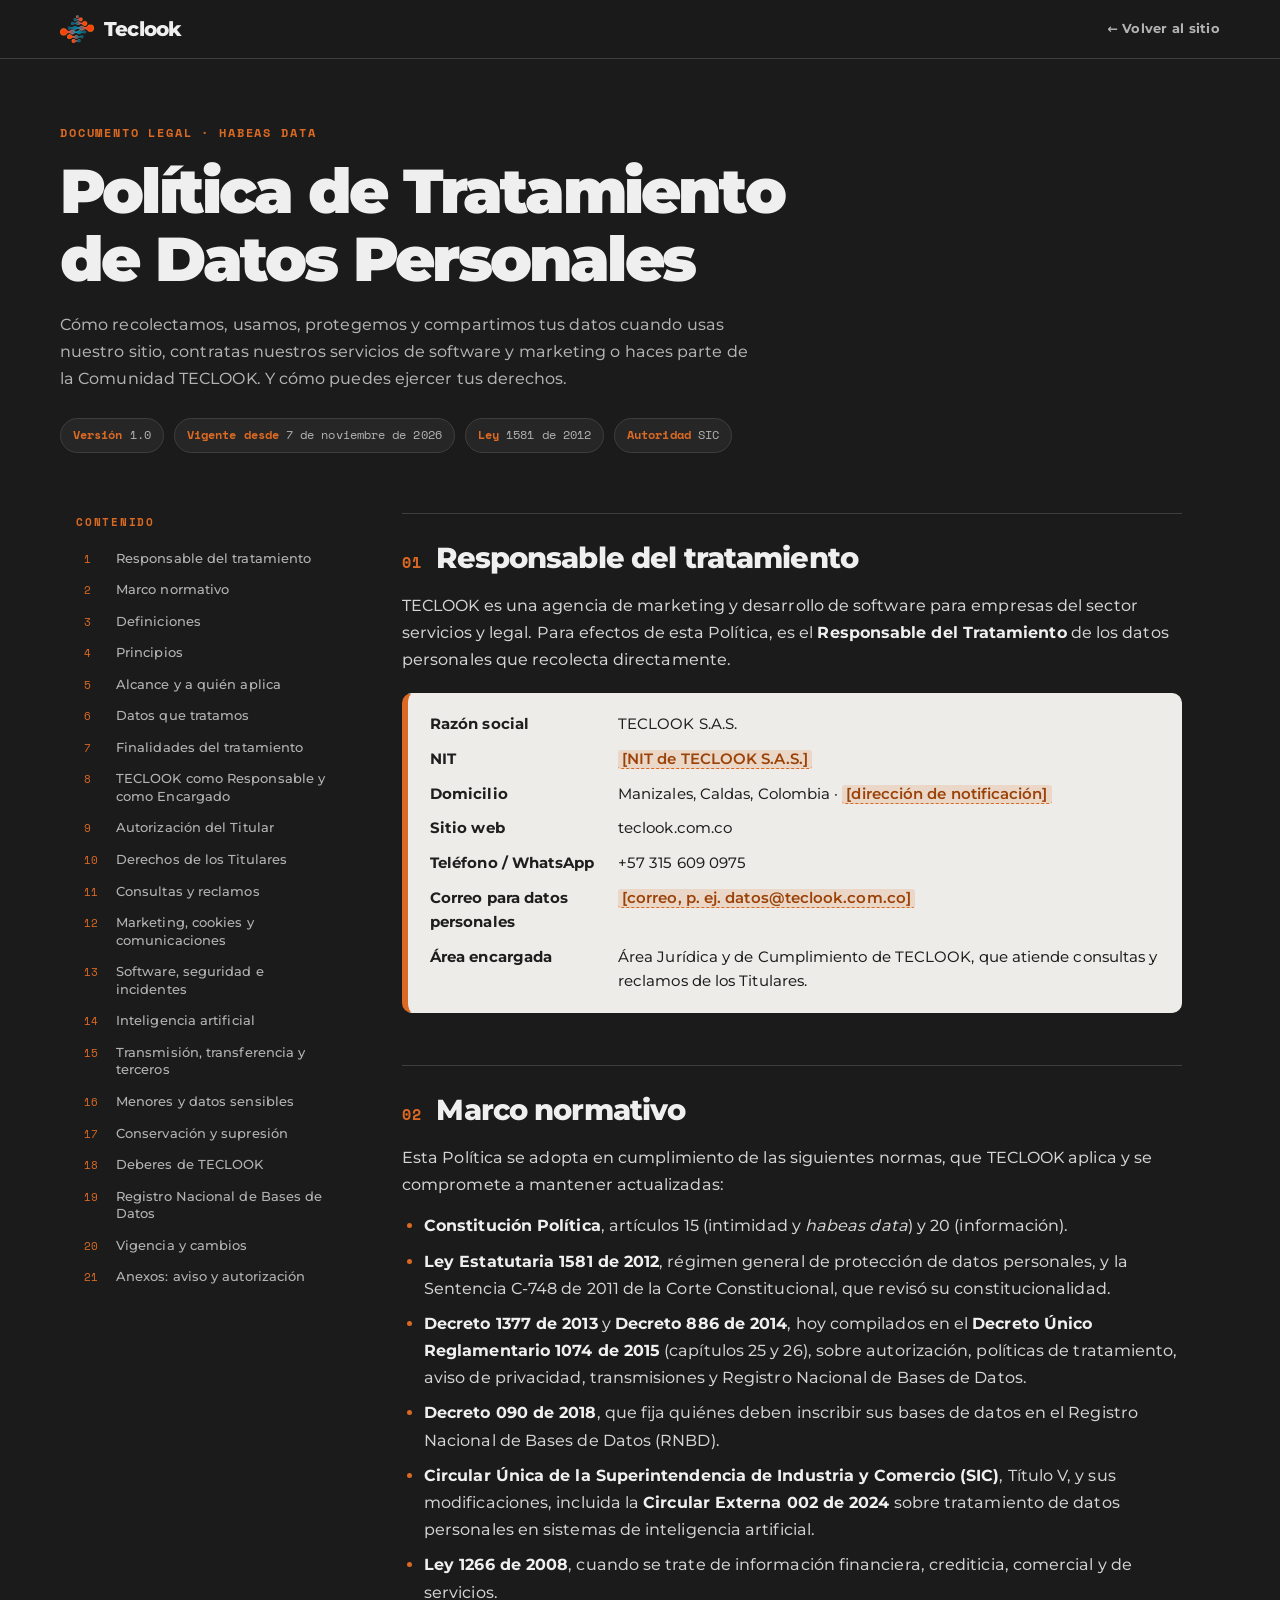
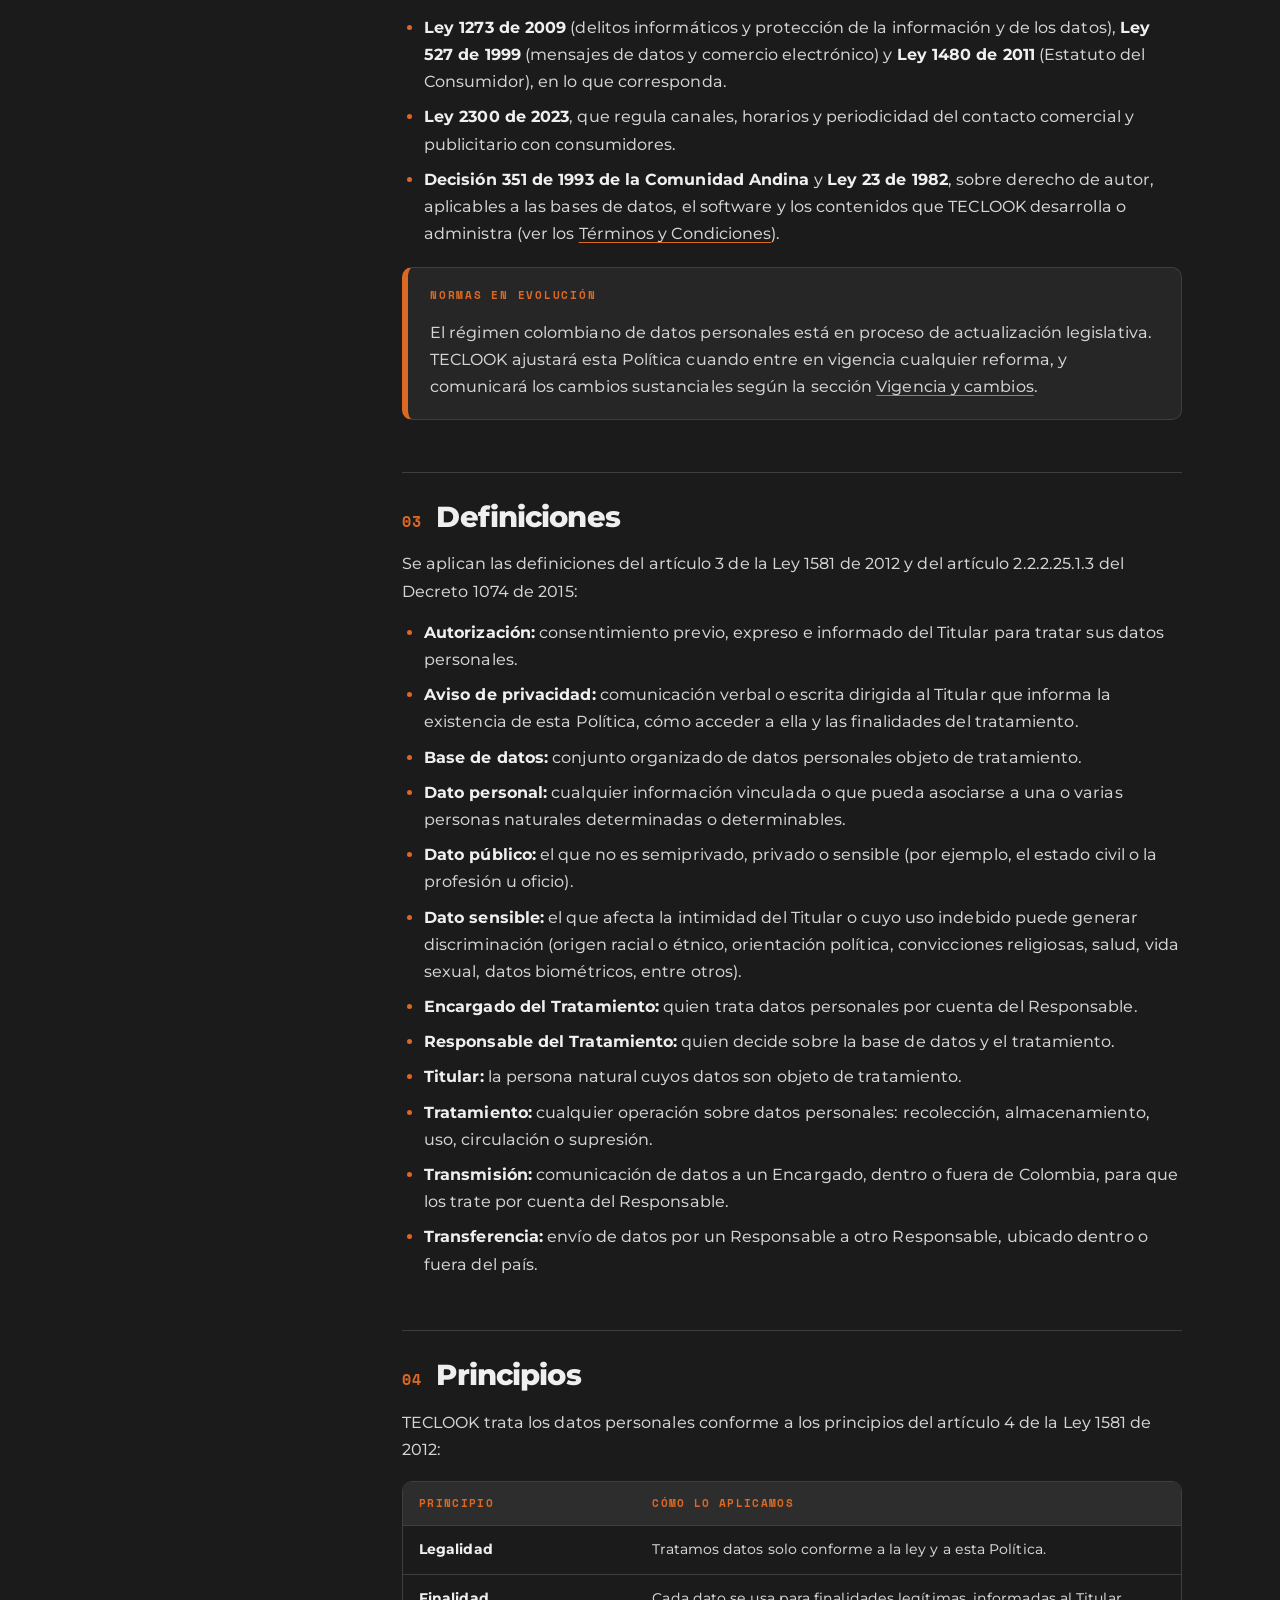
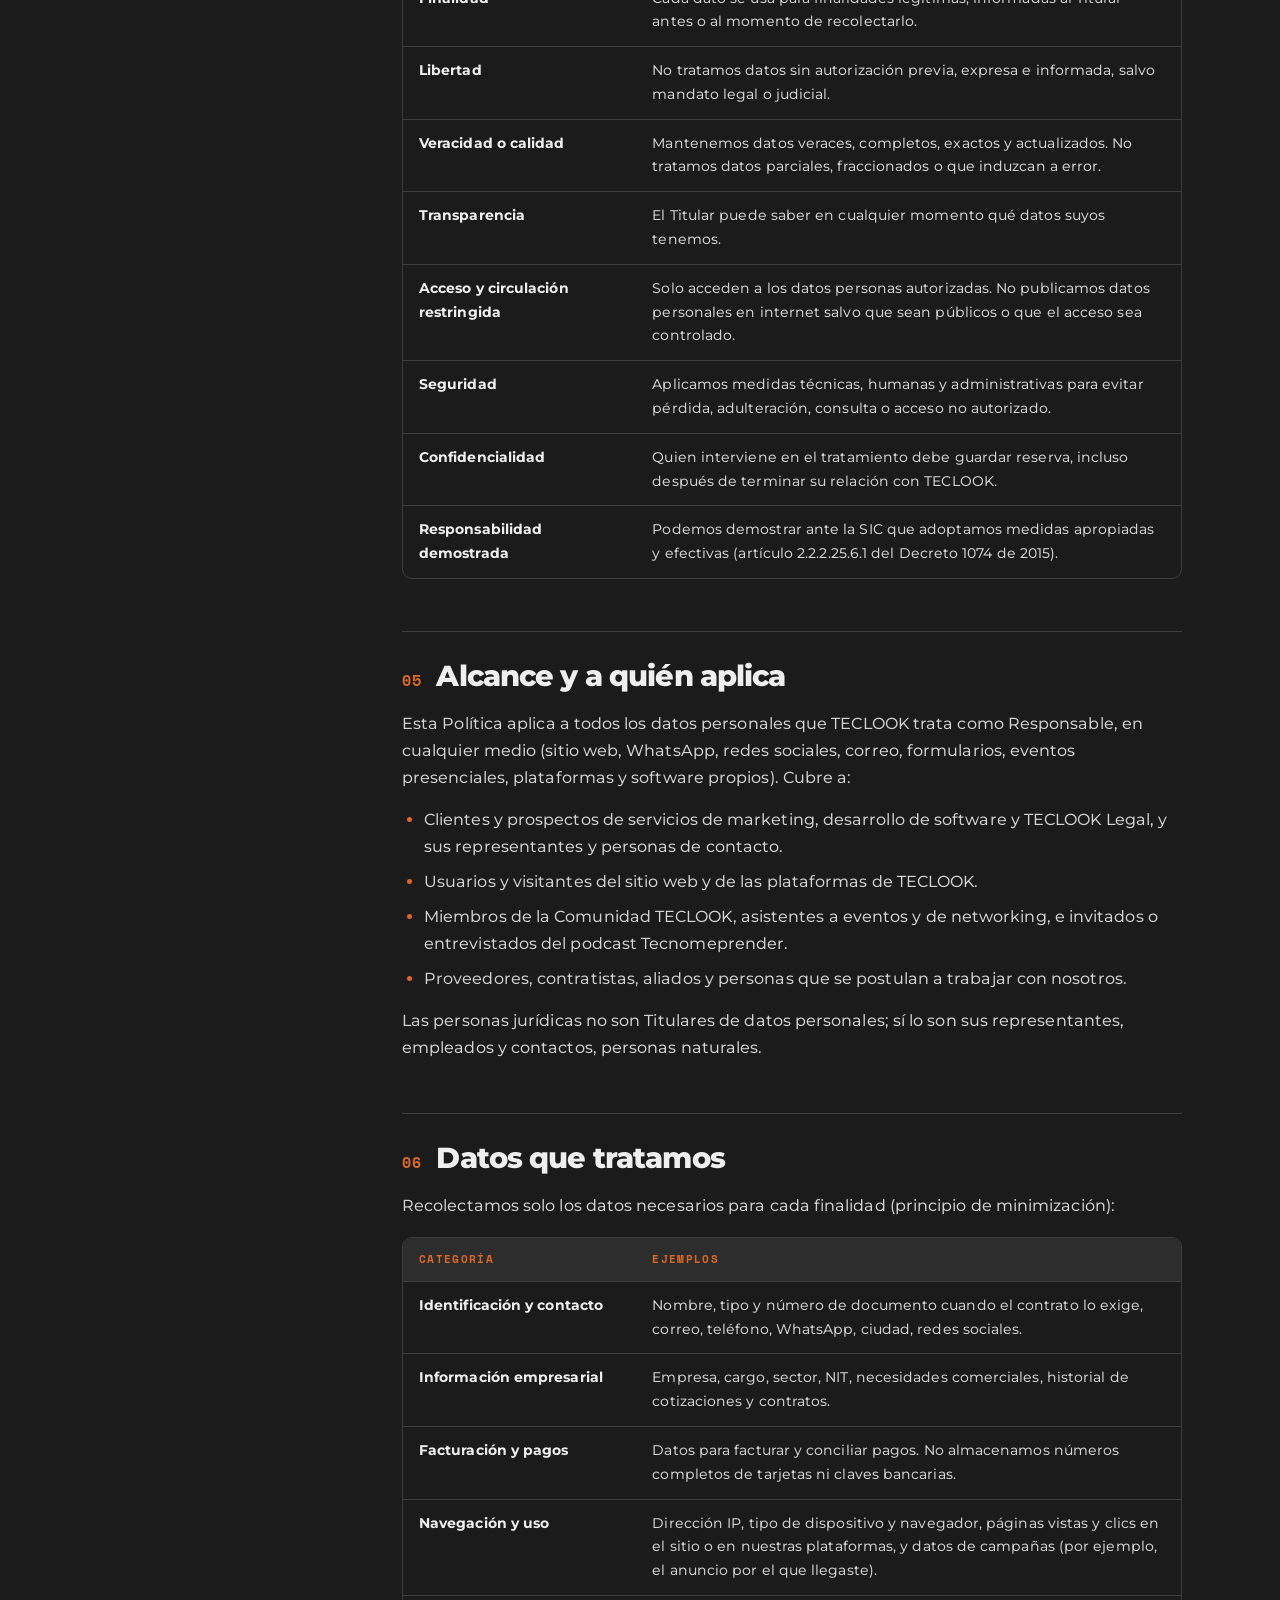
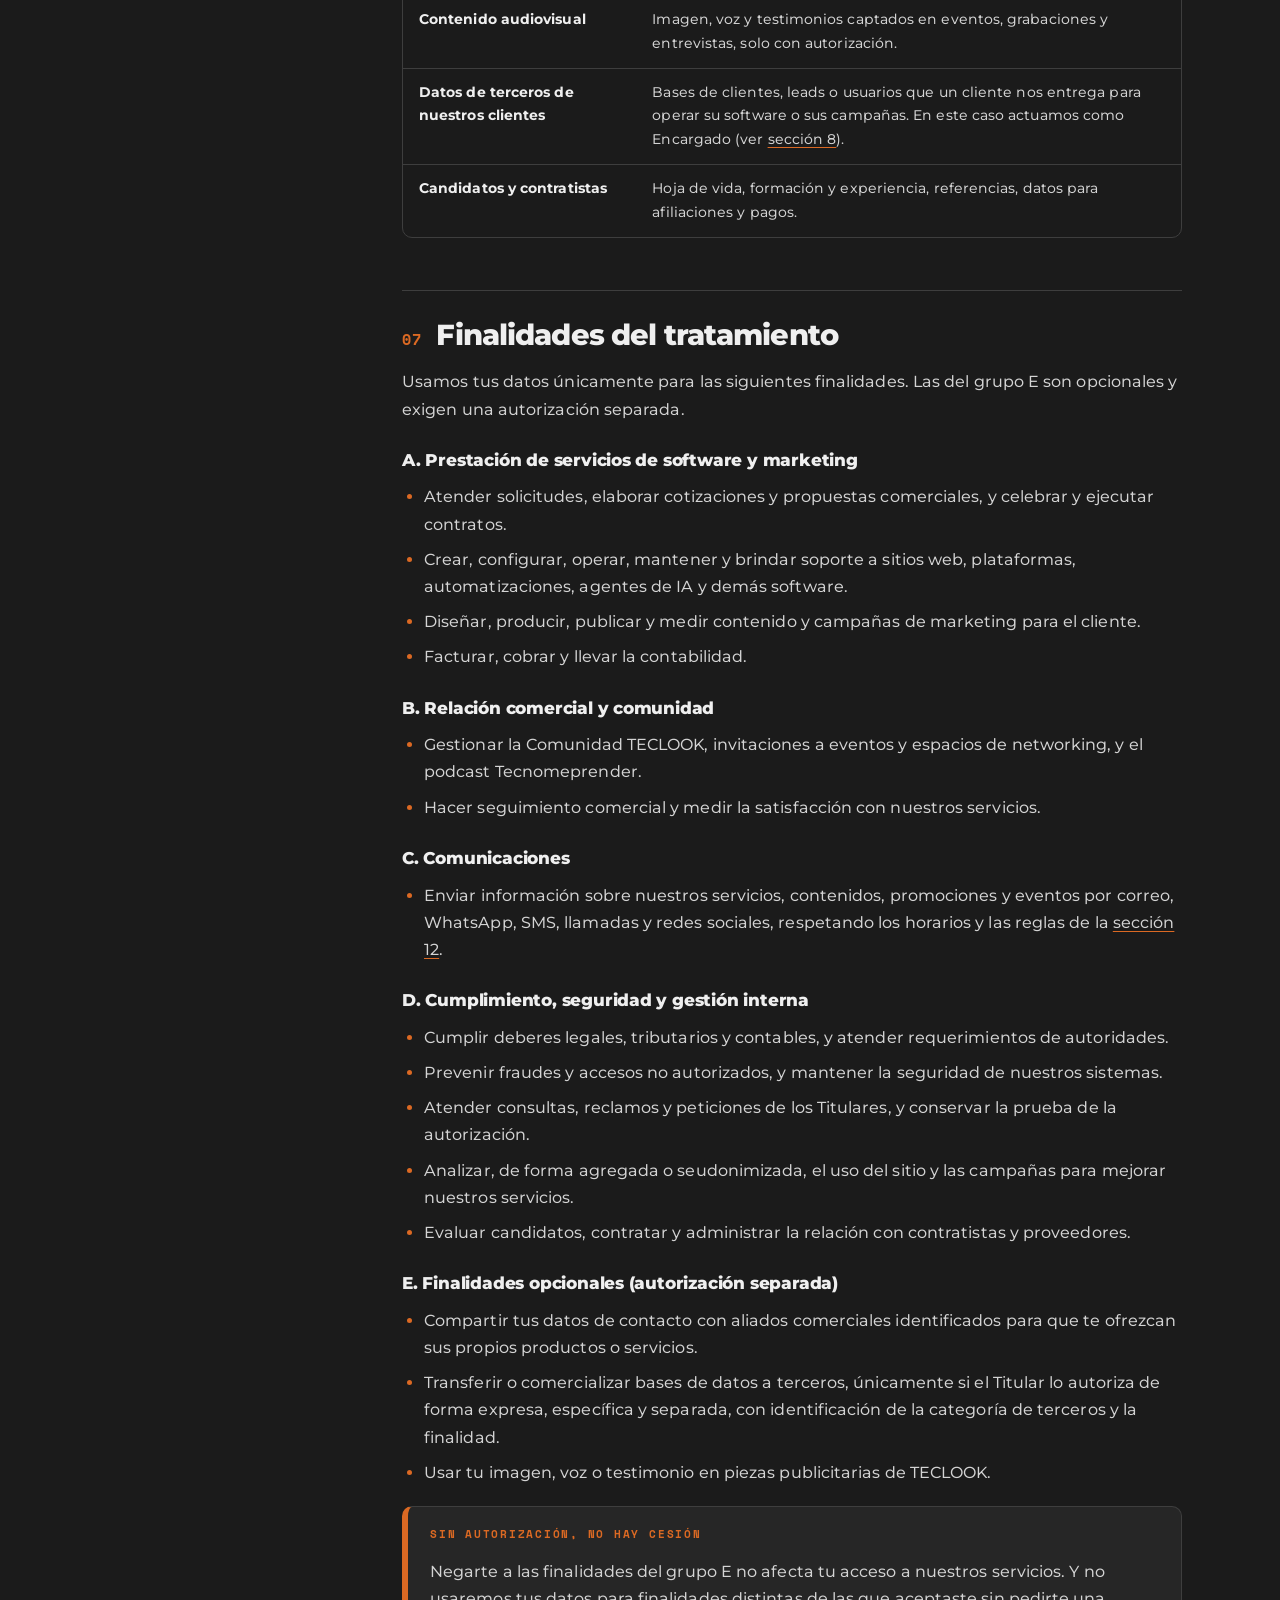
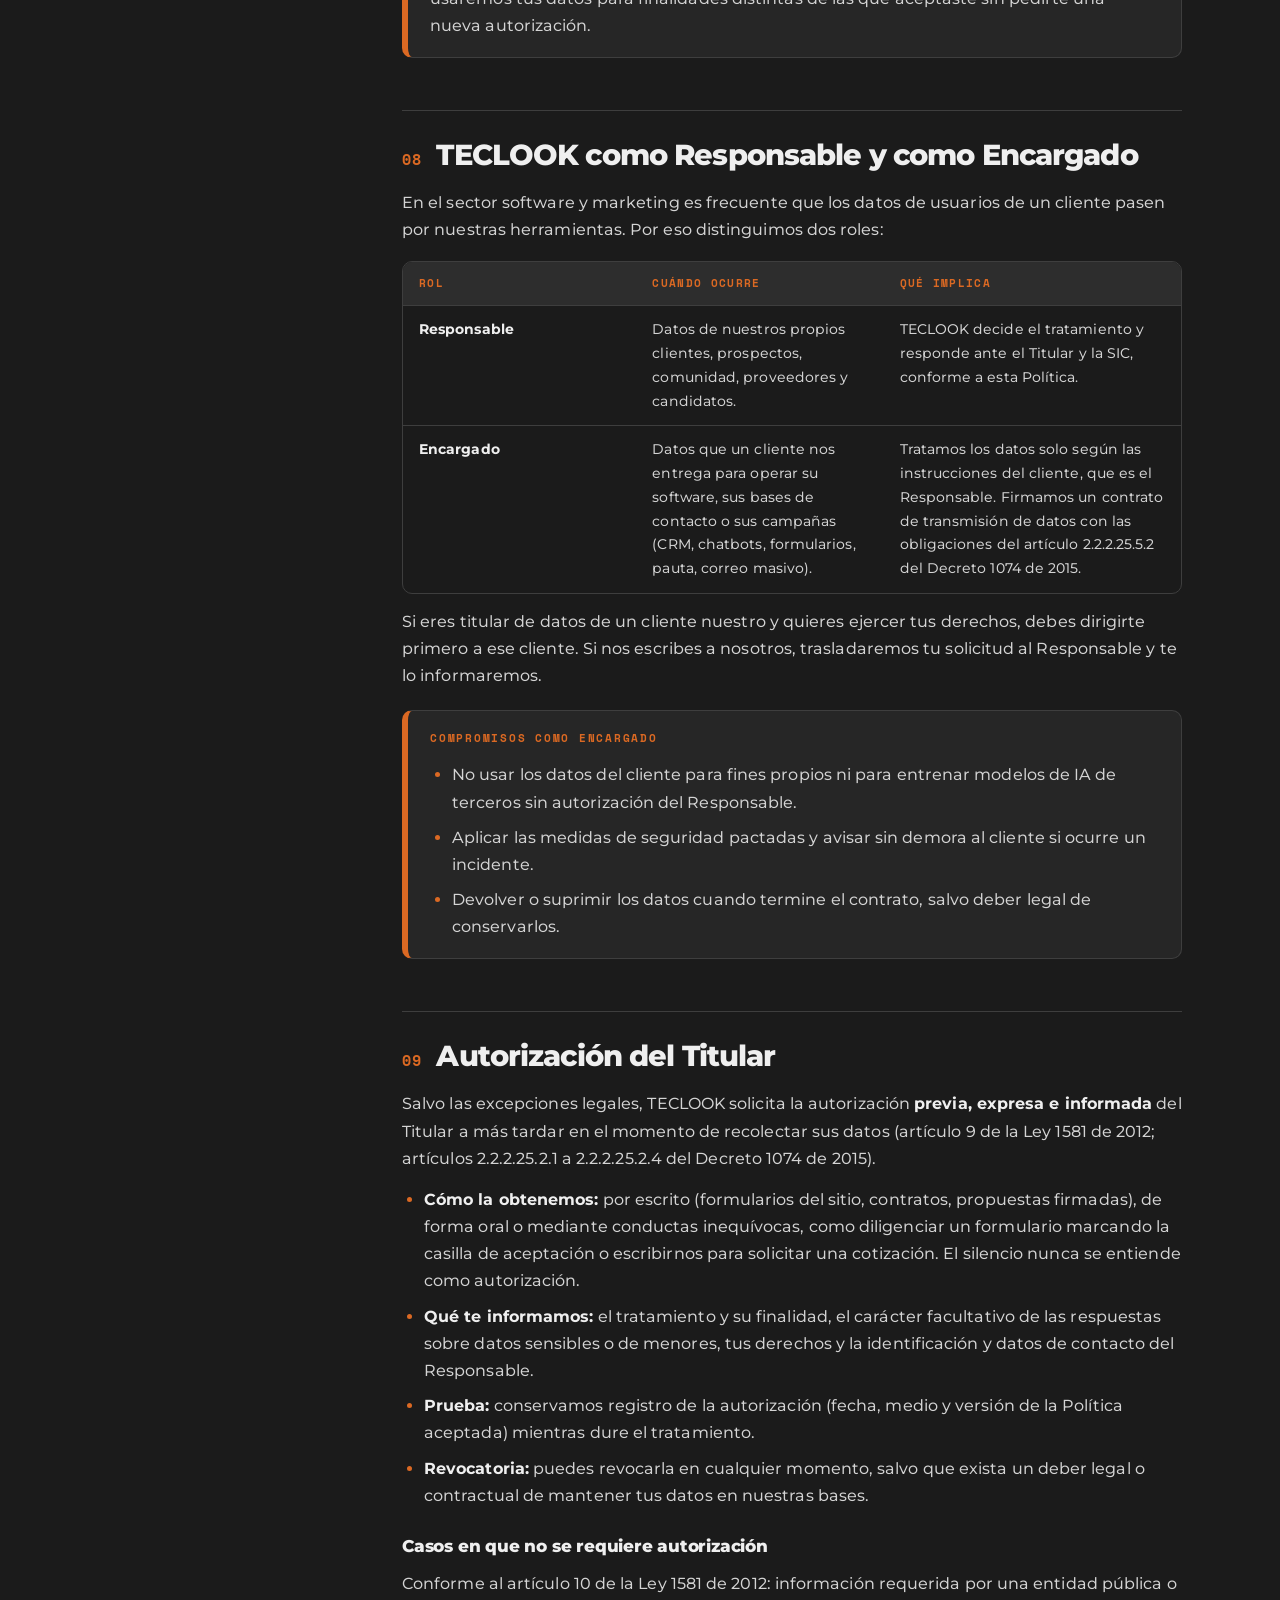
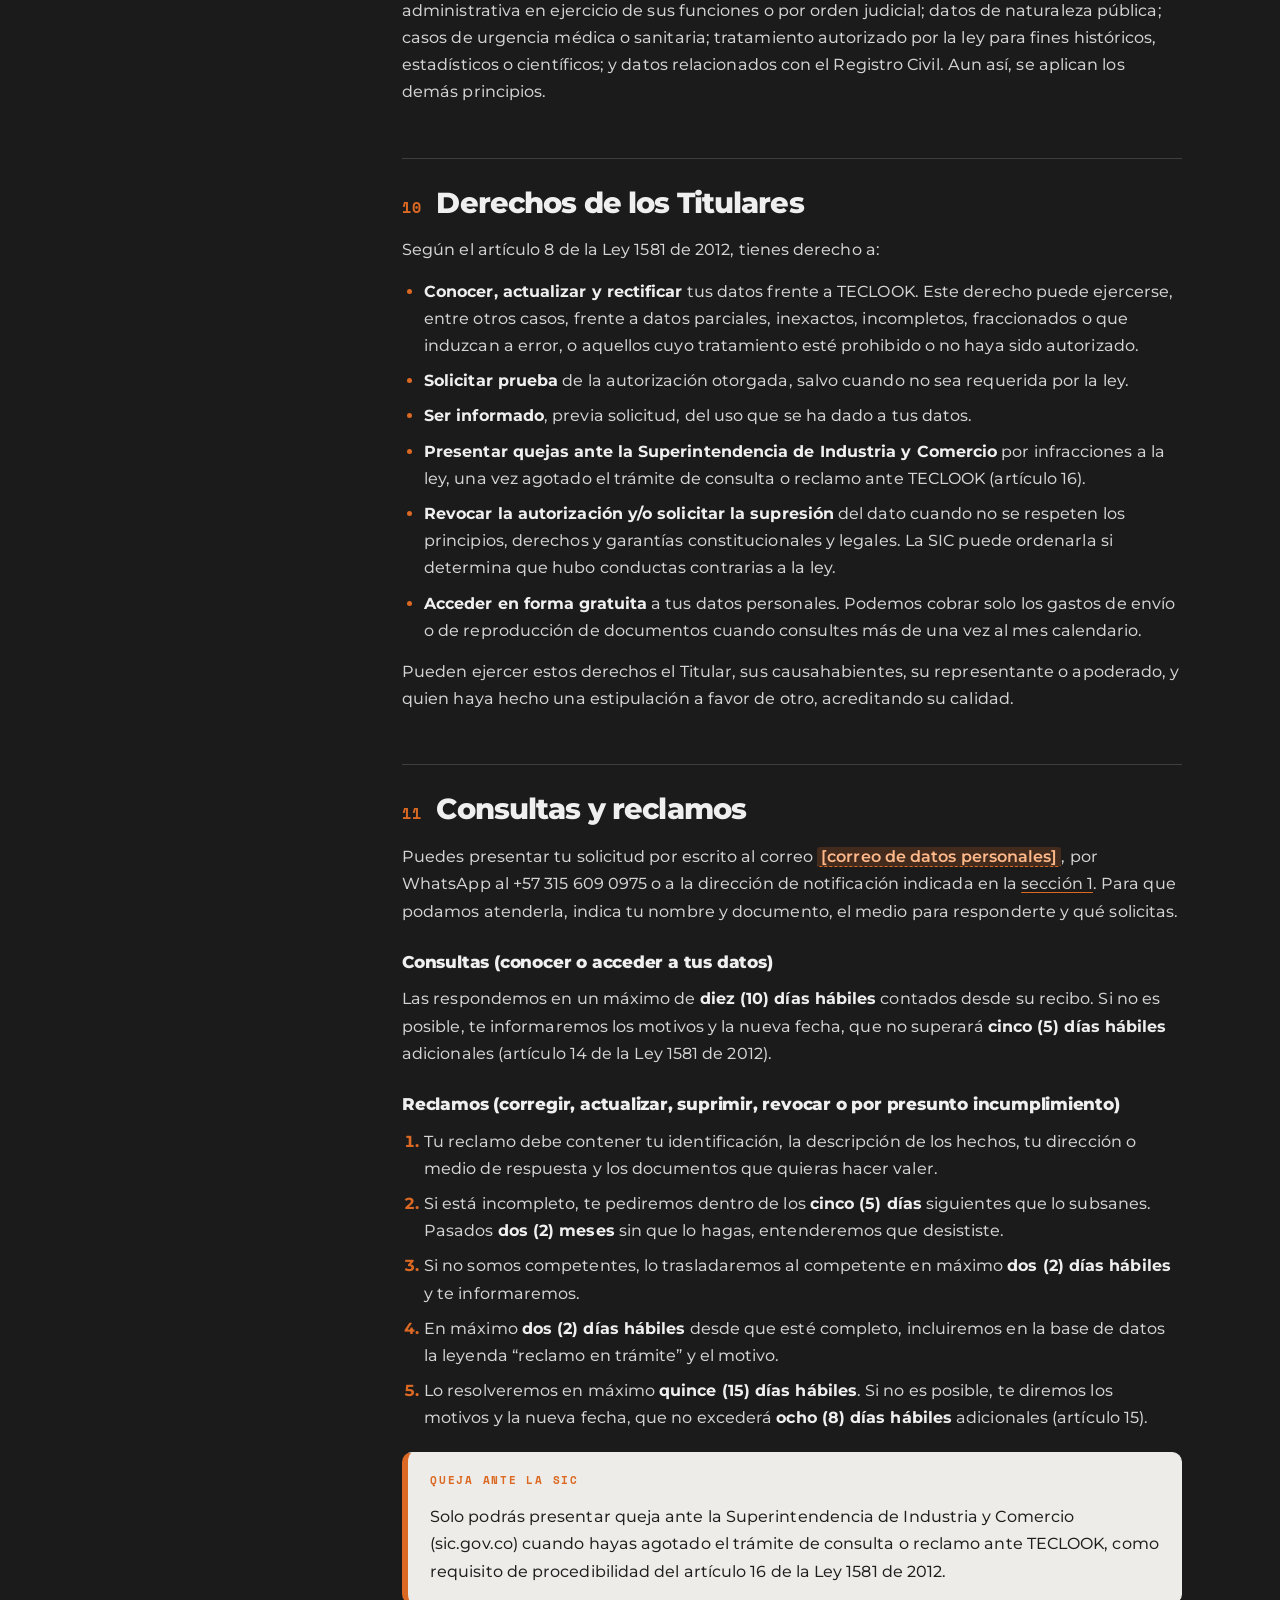
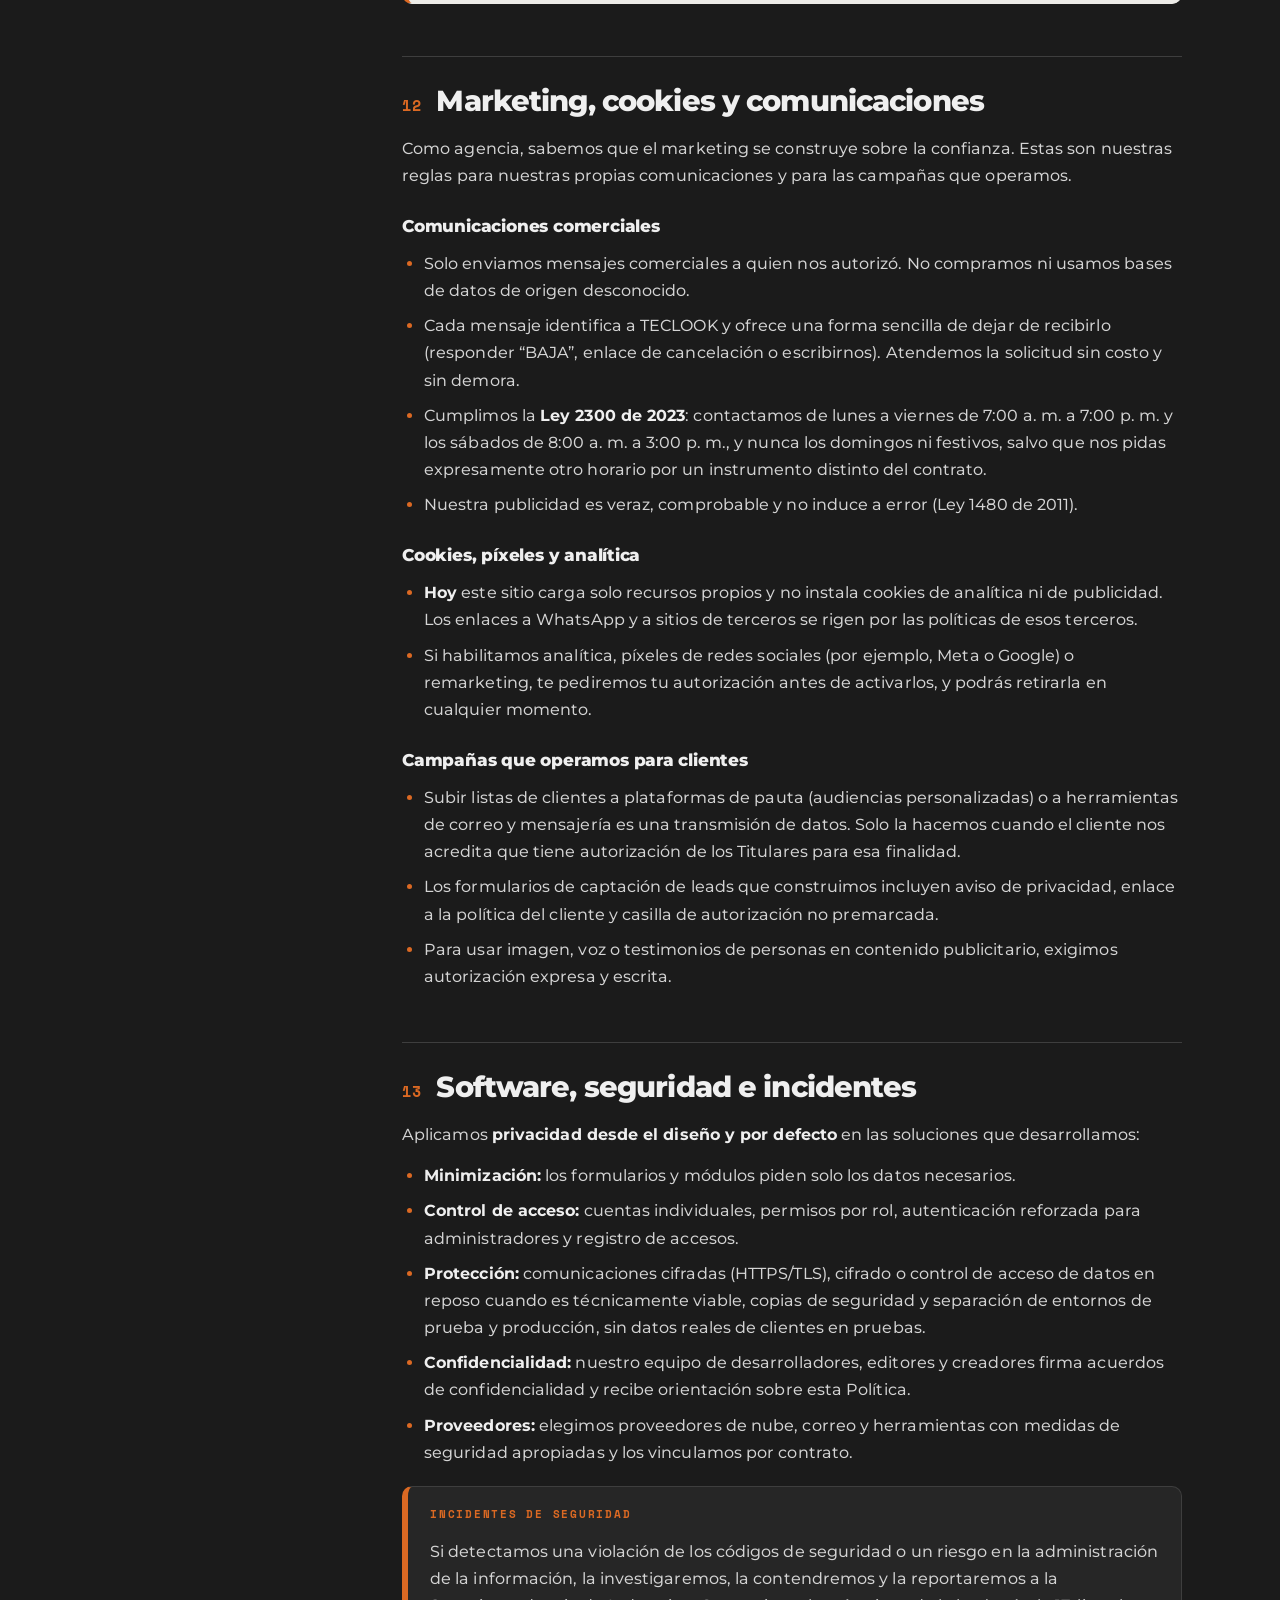
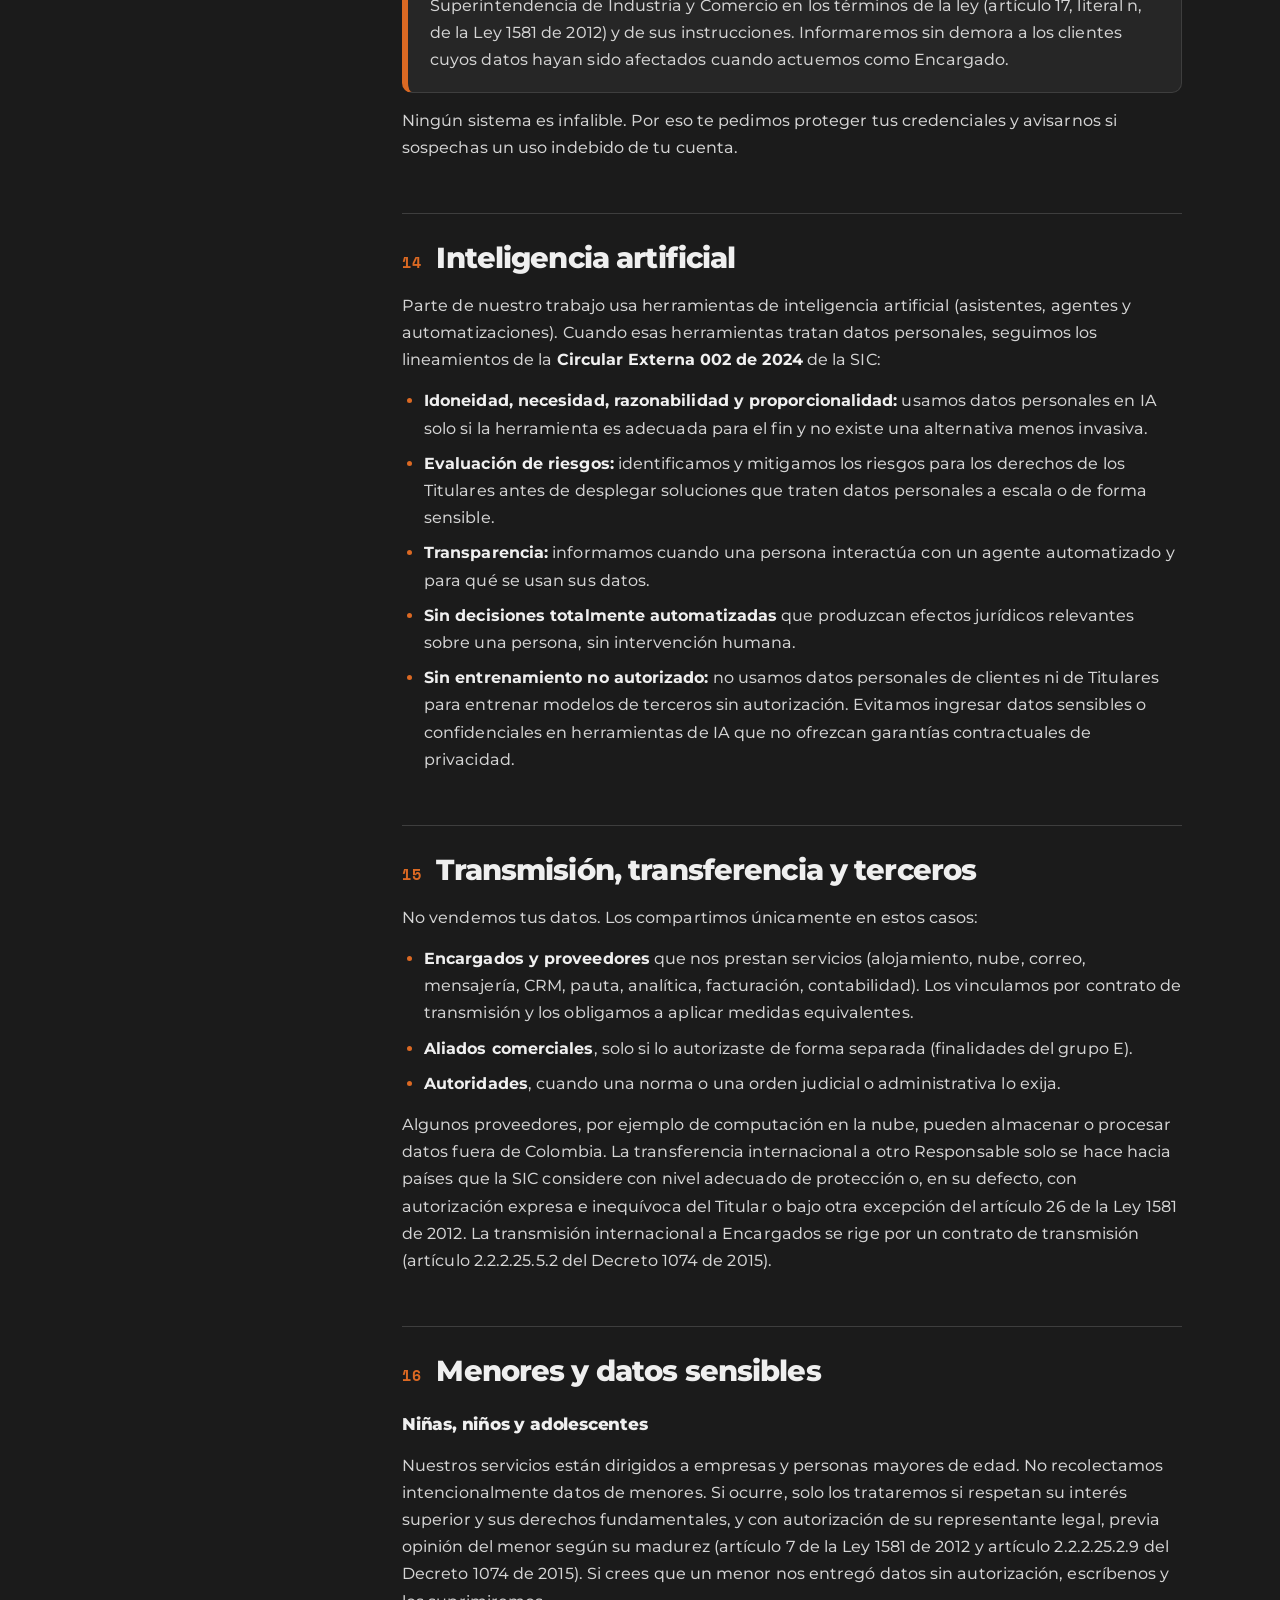
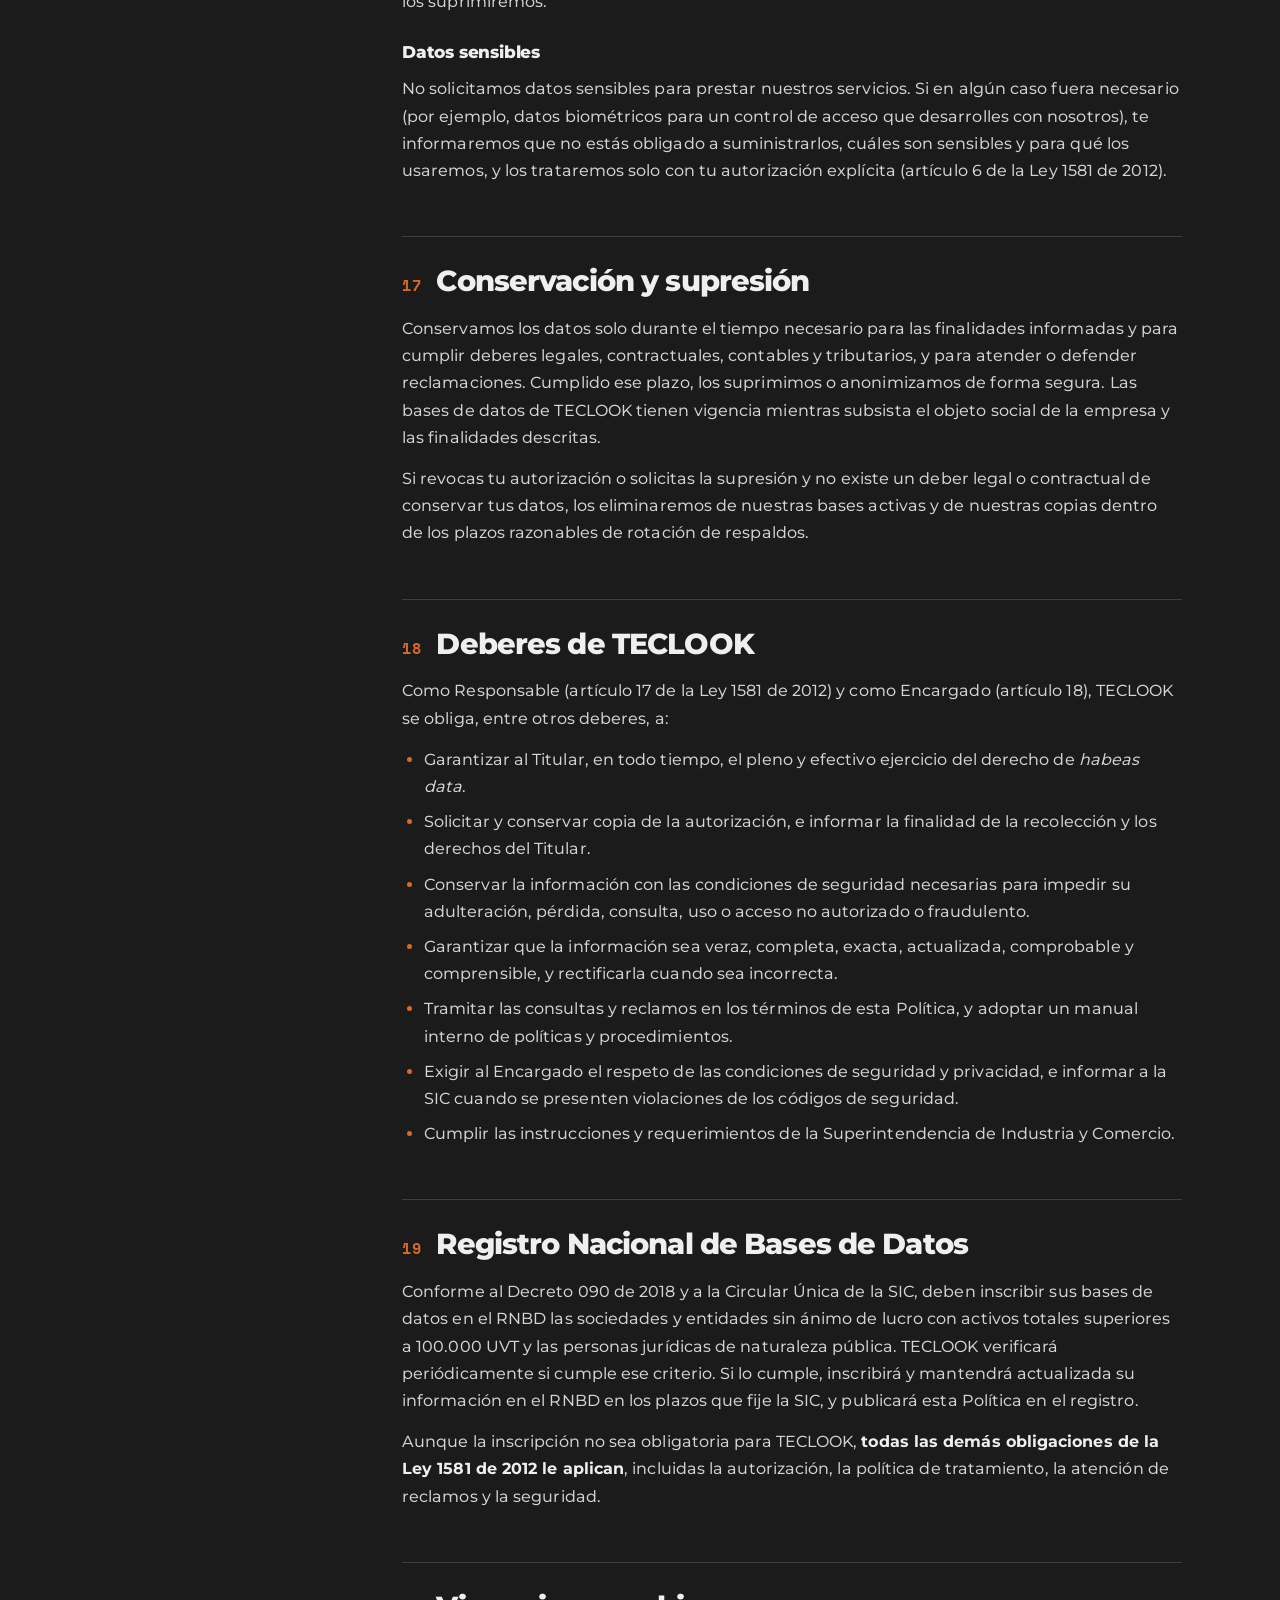
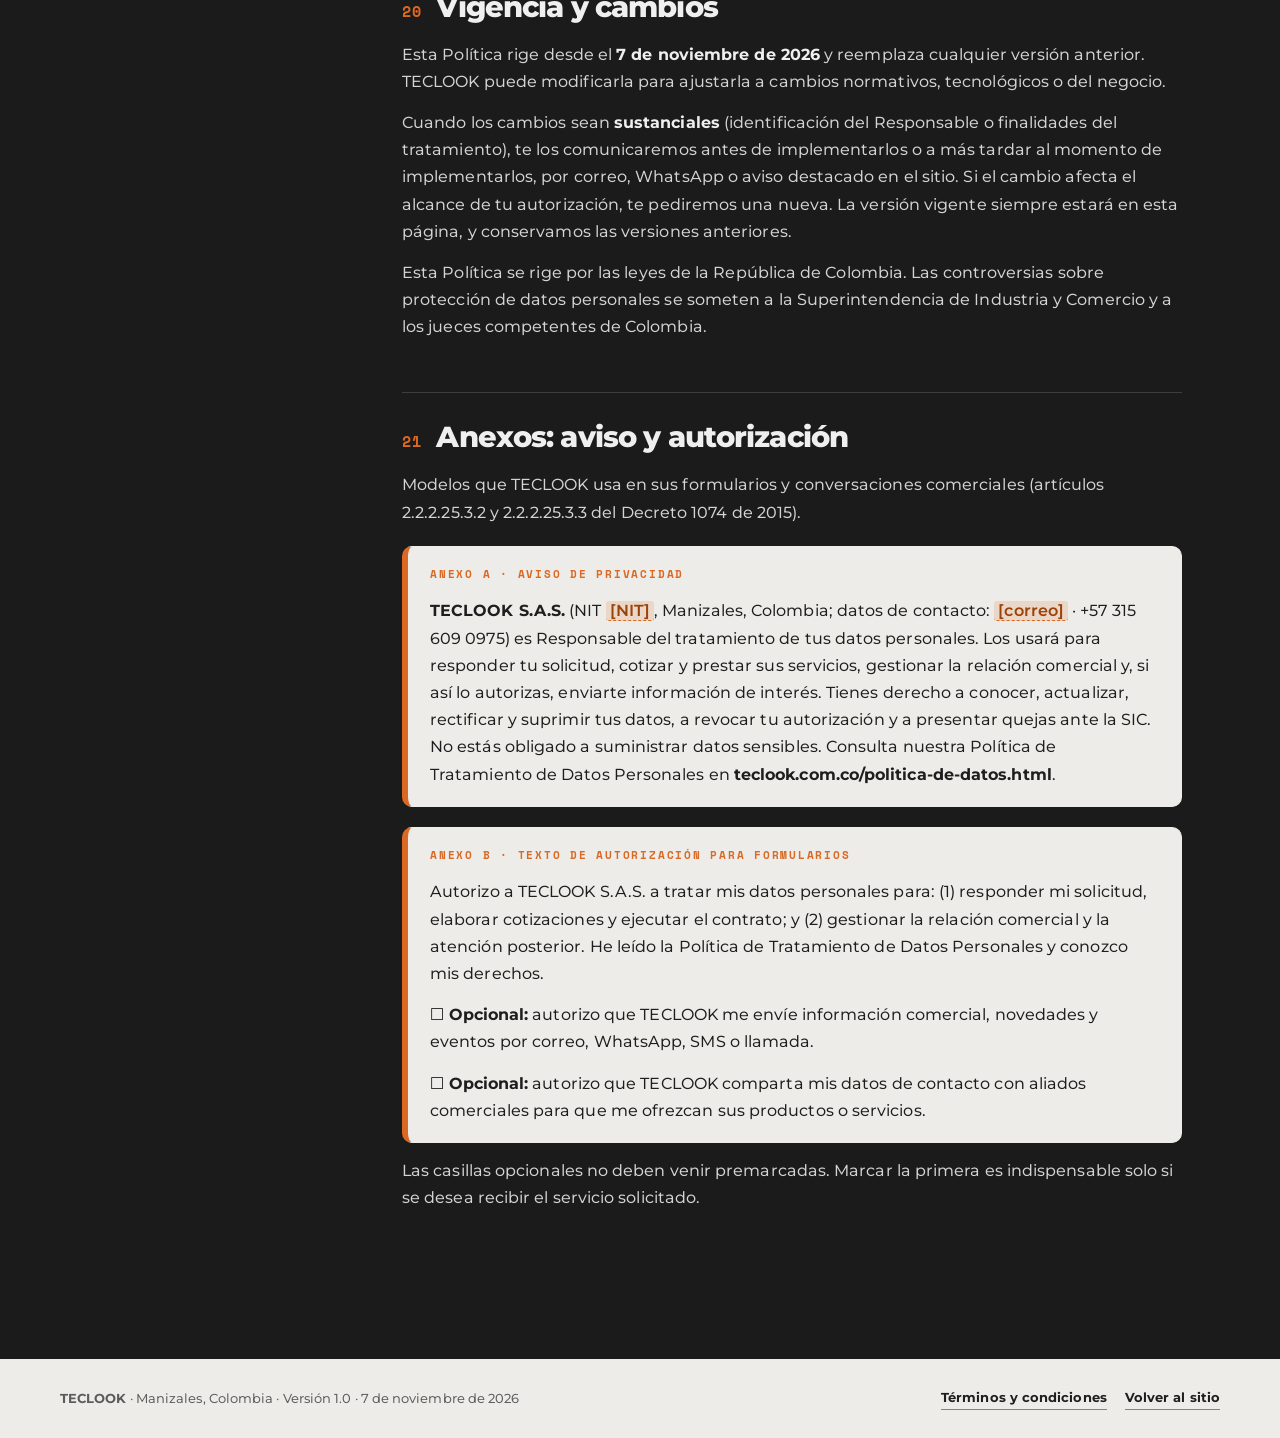
<file: politica-de-datos.html>
<!doctype html>
<html lang="es">
<head>
<meta charset="utf-8">
<meta name="viewport" content="width=device-width, initial-scale=1, viewport-fit=cover">
<title>Política de Tratamiento de Datos Personales · TECLOOK</title>
<meta name="description" content="Política de Tratamiento de Datos Personales de TECLOOK (software y marketing), conforme a la Ley 1581 de 2012, el Decreto 1074 de 2015 y la Circular Única de la SIC.">
<meta name="theme-color" content="#1b1b1b">
<link rel="icon" type="image/png" href="assets/favicon.png">
<link rel="apple-touch-icon" href="assets/apple-touch-icon.png">
<link rel="preload" href="assets/fonts/montserrat-latin-wght-normal.woff2" as="font" type="font/woff2" crossorigin>
<link rel="stylesheet" href="assets/brand.css">
<link rel="stylesheet" href="assets/legal.css">
</head>
<body>

<header class="topbar">
  <div class="in">
    <a class="brand" href="index.html" aria-label="Teclook, inicio"><img src="assets/logo.png" alt="" width="847" height="694"><span class="wm">Teclook</span></a>
    <a class="back" href="index.html">← Volver al sitio</a>
  </div>
</header>

<div class="doc-hero">
  <div class="in">
    <div class="eyebrow">Documento legal · Habeas Data</div>
    <h1>Política de Tratamiento de Datos Personales</h1>
    <p class="sub">Cómo recolectamos, usamos, protegemos y compartimos tus datos cuando usas nuestro sitio, contratas nuestros servicios de software y marketing o haces parte de la Comunidad TECLOOK. Y cómo puedes ejercer tus derechos.</p>
    <div class="meta">
      <span><b>Versión</b> 1.0</span>
      <span><b>Vigente desde</b> 7 de noviembre de 2026</span>
      <span><b>Ley</b> 1581 de 2012</span>
      <span><b>Autoridad</b> SIC</span>
    </div>
  </div>
</div>

<div class="layout">
  <aside class="toc" aria-label="Contenido">
    <div class="t">Contenido</div>
    <ol>
      <li><a href="#responsable">Responsable del tratamiento</a></li>
      <li><a href="#marco">Marco normativo</a></li>
      <li><a href="#definiciones">Definiciones</a></li>
      <li><a href="#principios">Principios</a></li>
      <li><a href="#alcance">Alcance y a quién aplica</a></li>
      <li><a href="#datos">Datos que tratamos</a></li>
      <li><a href="#finalidades">Finalidades del tratamiento</a></li>
      <li><a href="#roles">TECLOOK como Responsable y como Encargado</a></li>
      <li><a href="#autorizacion">Autorización del Titular</a></li>
      <li><a href="#derechos">Derechos de los Titulares</a></li>
      <li><a href="#procedimiento">Consultas y reclamos</a></li>
      <li><a href="#marketing">Marketing, cookies y comunicaciones</a></li>
      <li><a href="#software">Software, seguridad e incidentes</a></li>
      <li><a href="#ia">Inteligencia artificial</a></li>
      <li><a href="#terceros">Transmisión, transferencia y terceros</a></li>
      <li><a href="#menores">Menores y datos sensibles</a></li>
      <li><a href="#conservacion">Conservación y supresión</a></li>
      <li><a href="#deberes">Deberes de TECLOOK</a></li>
      <li><a href="#rnbd">Registro Nacional de Bases de Datos</a></li>
      <li><a href="#vigencia">Vigencia y cambios</a></li>
      <li><a href="#anexos">Anexos: aviso y autorización</a></li>
    </ol>
  </aside>

  <main class="doc">

<section id="responsable">
  <h2>Responsable del tratamiento</h2>
  <p class="first">TECLOOK es una agencia de marketing y desarrollo de software para empresas del sector servicios y legal. Para efectos de esta Política, es el <strong>Responsable del Tratamiento</strong> de los datos personales que recolecta directamente.</p>
  <div class="box cream">
    <dl class="kv">
      <dt>Razón social</dt><dd>TECLOOK S.A.S.</dd>
      <dt>NIT</dt><dd><span class="fill">[NIT de TECLOOK S.A.S.]</span></dd>
      <dt>Domicilio</dt><dd>Manizales, Caldas, Colombia · <span class="fill">[dirección de notificación]</span></dd>
      <dt>Sitio web</dt><dd>teclook.com.co</dd>
      <dt>Teléfono / WhatsApp</dt><dd>+57 315 609 0975</dd>
      <dt>Correo para datos personales</dt><dd><span class="fill">[correo, p. ej. datos@teclook.com.co]</span></dd>
      <dt>Área encargada</dt><dd>Área Jurídica y de Cumplimiento de TECLOOK, que atiende consultas y reclamos de los Titulares.</dd>
    </dl>
  </div>
</section>

<section id="marco">
  <h2>Marco normativo</h2>
  <p class="first">Esta Política se adopta en cumplimiento de las siguientes normas, que TECLOOK aplica y se compromete a mantener actualizadas:</p>
  <ul>
    <li><strong>Constitución Política</strong>, artículos 15 (intimidad y <em>habeas data</em>) y 20 (información).</li>
    <li><strong>Ley Estatutaria 1581 de 2012</strong>, régimen general de protección de datos personales, y la Sentencia C-748 de 2011 de la Corte Constitucional, que revisó su constitucionalidad.</li>
    <li><strong>Decreto 1377 de 2013</strong> y <strong>Decreto 886 de 2014</strong>, hoy compilados en el <strong>Decreto Único Reglamentario 1074 de 2015</strong> (capítulos 25 y 26), sobre autorización, políticas de tratamiento, aviso de privacidad, transmisiones y Registro Nacional de Bases de Datos.</li>
    <li><strong>Decreto 090 de 2018</strong>, que fija quiénes deben inscribir sus bases de datos en el Registro Nacional de Bases de Datos (RNBD).</li>
    <li><strong>Circular Única de la Superintendencia de Industria y Comercio (SIC)</strong>, Título V, y sus modificaciones, incluida la <strong>Circular Externa 002 de 2024</strong> sobre tratamiento de datos personales en sistemas de inteligencia artificial.</li>
    <li><strong>Ley 1266 de 2008</strong>, cuando se trate de información financiera, crediticia, comercial y de servicios.</li>
    <li><strong>Ley 1273 de 2009</strong> (delitos informáticos y protección de la información y de los datos), <strong>Ley 527 de 1999</strong> (mensajes de datos y comercio electrónico) y <strong>Ley 1480 de 2011</strong> (Estatuto del Consumidor), en lo que corresponda.</li>
    <li><strong>Ley 2300 de 2023</strong>, que regula canales, horarios y periodicidad del contacto comercial y publicitario con consumidores.</li>
    <li><strong>Decisión 351 de 1993 de la Comunidad Andina</strong> y <strong>Ley 23 de 1982</strong>, sobre derecho de autor, aplicables a las bases de datos, el software y los contenidos que TECLOOK desarrolla o administra (ver los <a href="terminos-y-condiciones.html">Términos y Condiciones</a>).</li>
  </ul>
  <div class="box">
    <span class="k">Normas en evolución</span>
    <p>El régimen colombiano de datos personales está en proceso de actualización legislativa. TECLOOK ajustará esta Política cuando entre en vigencia cualquier reforma, y comunicará los cambios sustanciales según la sección <a href="#vigencia">Vigencia y cambios</a>.</p>
  </div>
</section>

<section id="definiciones">
  <h2>Definiciones</h2>
  <p class="first">Se aplican las definiciones del artículo 3 de la Ley 1581 de 2012 y del artículo 2.2.2.25.1.3 del Decreto 1074 de 2015:</p>
  <ul>
    <li><strong>Autorización:</strong> consentimiento previo, expreso e informado del Titular para tratar sus datos personales.</li>
    <li><strong>Aviso de privacidad:</strong> comunicación verbal o escrita dirigida al Titular que informa la existencia de esta Política, cómo acceder a ella y las finalidades del tratamiento.</li>
    <li><strong>Base de datos:</strong> conjunto organizado de datos personales objeto de tratamiento.</li>
    <li><strong>Dato personal:</strong> cualquier información vinculada o que pueda asociarse a una o varias personas naturales determinadas o determinables.</li>
    <li><strong>Dato público:</strong> el que no es semiprivado, privado o sensible (por ejemplo, el estado civil o la profesión u oficio).</li>
    <li><strong>Dato sensible:</strong> el que afecta la intimidad del Titular o cuyo uso indebido puede generar discriminación (origen racial o étnico, orientación política, convicciones religiosas, salud, vida sexual, datos biométricos, entre otros).</li>
    <li><strong>Encargado del Tratamiento:</strong> quien trata datos personales por cuenta del Responsable.</li>
    <li><strong>Responsable del Tratamiento:</strong> quien decide sobre la base de datos y el tratamiento.</li>
    <li><strong>Titular:</strong> la persona natural cuyos datos son objeto de tratamiento.</li>
    <li><strong>Tratamiento:</strong> cualquier operación sobre datos personales: recolección, almacenamiento, uso, circulación o supresión.</li>
    <li><strong>Transmisión:</strong> comunicación de datos a un Encargado, dentro o fuera de Colombia, para que los trate por cuenta del Responsable.</li>
    <li><strong>Transferencia:</strong> envío de datos por un Responsable a otro Responsable, ubicado dentro o fuera del país.</li>
  </ul>
</section>

<section id="principios">
  <h2>Principios</h2>
  <p class="first">TECLOOK trata los datos personales conforme a los principios del artículo 4 de la Ley 1581 de 2012:</p>
  <div class="tbl-wrap"><table>
    <thead><tr><th>Principio</th><th>Cómo lo aplicamos</th></tr></thead>
    <tbody>
      <tr><td>Legalidad</td><td>Tratamos datos solo conforme a la ley y a esta Política.</td></tr>
      <tr><td>Finalidad</td><td>Cada dato se usa para finalidades legítimas, informadas al Titular antes o al momento de recolectarlo.</td></tr>
      <tr><td>Libertad</td><td>No tratamos datos sin autorización previa, expresa e informada, salvo mandato legal o judicial.</td></tr>
      <tr><td>Veracidad o calidad</td><td>Mantenemos datos veraces, completos, exactos y actualizados. No tratamos datos parciales, fraccionados o que induzcan a error.</td></tr>
      <tr><td>Transparencia</td><td>El Titular puede saber en cualquier momento qué datos suyos tenemos.</td></tr>
      <tr><td>Acceso y circulación restringida</td><td>Solo acceden a los datos personas autorizadas. No publicamos datos personales en internet salvo que sean públicos o que el acceso sea controlado.</td></tr>
      <tr><td>Seguridad</td><td>Aplicamos medidas técnicas, humanas y administrativas para evitar pérdida, adulteración, consulta o acceso no autorizado.</td></tr>
      <tr><td>Confidencialidad</td><td>Quien interviene en el tratamiento debe guardar reserva, incluso después de terminar su relación con TECLOOK.</td></tr>
      <tr><td>Responsabilidad demostrada</td><td>Podemos demostrar ante la SIC que adoptamos medidas apropiadas y efectivas (artículo 2.2.2.25.6.1 del Decreto 1074 de 2015).</td></tr>
    </tbody>
  </table></div>
</section>

<section id="alcance">
  <h2>Alcance y a quién aplica</h2>
  <p class="first">Esta Política aplica a todos los datos personales que TECLOOK trata como Responsable, en cualquier medio (sitio web, WhatsApp, redes sociales, correo, formularios, eventos presenciales, plataformas y software propios). Cubre a:</p>
  <ul>
    <li>Clientes y prospectos de servicios de marketing, desarrollo de software y TECLOOK Legal, y sus representantes y personas de contacto.</li>
    <li>Usuarios y visitantes del sitio web y de las plataformas de TECLOOK.</li>
    <li>Miembros de la Comunidad TECLOOK, asistentes a eventos y de networking, e invitados o entrevistados del podcast Tecnomeprender.</li>
    <li>Proveedores, contratistas, aliados y personas que se postulan a trabajar con nosotros.</li>
  </ul>
  <p>Las personas jurídicas no son Titulares de datos personales; sí lo son sus representantes, empleados y contactos, personas naturales.</p>
</section>

<section id="datos">
  <h2>Datos que tratamos</h2>
  <p class="first">Recolectamos solo los datos necesarios para cada finalidad (principio de minimización):</p>
  <div class="tbl-wrap"><table>
    <thead><tr><th>Categoría</th><th>Ejemplos</th></tr></thead>
    <tbody>
      <tr><td>Identificación y contacto</td><td>Nombre, tipo y número de documento cuando el contrato lo exige, correo, teléfono, WhatsApp, ciudad, redes sociales.</td></tr>
      <tr><td>Información empresarial</td><td>Empresa, cargo, sector, NIT, necesidades comerciales, historial de cotizaciones y contratos.</td></tr>
      <tr><td>Facturación y pagos</td><td>Datos para facturar y conciliar pagos. No almacenamos números completos de tarjetas ni claves bancarias.</td></tr>
      <tr><td>Navegación y uso</td><td>Dirección IP, tipo de dispositivo y navegador, páginas vistas y clics en el sitio o en nuestras plataformas, y datos de campañas (por ejemplo, el anuncio por el que llegaste).</td></tr>
      <tr><td>Contenido audiovisual</td><td>Imagen, voz y testimonios captados en eventos, grabaciones y entrevistas, solo con autorización.</td></tr>
      <tr><td>Datos de terceros de nuestros clientes</td><td>Bases de clientes, leads o usuarios que un cliente nos entrega para operar su software o sus campañas. En este caso actuamos como Encargado (ver <a href="#roles">sección 8</a>).</td></tr>
      <tr><td>Candidatos y contratistas</td><td>Hoja de vida, formación y experiencia, referencias, datos para afiliaciones y pagos.</td></tr>
    </tbody>
  </table></div>
</section>

<section id="finalidades">
  <h2>Finalidades del tratamiento</h2>
  <p class="first">Usamos tus datos únicamente para las siguientes finalidades. Las del grupo E son opcionales y exigen una autorización separada.</p>

  <h3>A. Prestación de servicios de software y marketing</h3>
  <ul>
    <li>Atender solicitudes, elaborar cotizaciones y propuestas comerciales, y celebrar y ejecutar contratos.</li>
    <li>Crear, configurar, operar, mantener y brindar soporte a sitios web, plataformas, automatizaciones, agentes de IA y demás software.</li>
    <li>Diseñar, producir, publicar y medir contenido y campañas de marketing para el cliente.</li>
    <li>Facturar, cobrar y llevar la contabilidad.</li>
  </ul>

  <h3>B. Relación comercial y comunidad</h3>
  <ul>
    <li>Gestionar la Comunidad TECLOOK, invitaciones a eventos y espacios de networking, y el podcast Tecnomeprender.</li>
    <li>Hacer seguimiento comercial y medir la satisfacción con nuestros servicios.</li>
  </ul>

  <h3>C. Comunicaciones</h3>
  <ul>
    <li>Enviar información sobre nuestros servicios, contenidos, promociones y eventos por correo, WhatsApp, SMS, llamadas y redes sociales, respetando los horarios y las reglas de la <a href="#marketing">sección 12</a>.</li>
  </ul>

  <h3>D. Cumplimiento, seguridad y gestión interna</h3>
  <ul>
    <li>Cumplir deberes legales, tributarios y contables, y atender requerimientos de autoridades.</li>
    <li>Prevenir fraudes y accesos no autorizados, y mantener la seguridad de nuestros sistemas.</li>
    <li>Atender consultas, reclamos y peticiones de los Titulares, y conservar la prueba de la autorización.</li>
    <li>Analizar, de forma agregada o seudonimizada, el uso del sitio y las campañas para mejorar nuestros servicios.</li>
    <li>Evaluar candidatos, contratar y administrar la relación con contratistas y proveedores.</li>
  </ul>

  <h3>E. Finalidades opcionales (autorización separada)</h3>
  <ul>
    <li>Compartir tus datos de contacto con aliados comerciales identificados para que te ofrezcan sus propios productos o servicios.</li>
    <li>Transferir o comercializar bases de datos a terceros, únicamente si el Titular lo autoriza de forma expresa, específica y separada, con identificación de la categoría de terceros y la finalidad.</li>
    <li>Usar tu imagen, voz o testimonio en piezas publicitarias de TECLOOK.</li>
  </ul>
  <div class="box">
    <span class="k">Sin autorización, no hay cesión</span>
    <p>Negarte a las finalidades del grupo E no afecta tu acceso a nuestros servicios. Y no usaremos tus datos para finalidades distintas de las que aceptaste sin pedirte una nueva autorización.</p>
  </div>
</section>

<section id="roles">
  <h2>TECLOOK como Responsable y como Encargado</h2>
  <p class="first">En el sector software y marketing es frecuente que los datos de usuarios de un cliente pasen por nuestras herramientas. Por eso distinguimos dos roles:</p>
  <div class="tbl-wrap"><table>
    <thead><tr><th>Rol</th><th>Cuándo ocurre</th><th>Qué implica</th></tr></thead>
    <tbody>
      <tr><td>Responsable</td><td>Datos de nuestros propios clientes, prospectos, comunidad, proveedores y candidatos.</td><td>TECLOOK decide el tratamiento y responde ante el Titular y la SIC, conforme a esta Política.</td></tr>
      <tr><td>Encargado</td><td>Datos que un cliente nos entrega para operar su software, sus bases de contacto o sus campañas (CRM, chatbots, formularios, pauta, correo masivo).</td><td>Tratamos los datos solo según las instrucciones del cliente, que es el Responsable. Firmamos un contrato de transmisión de datos con las obligaciones del artículo 2.2.2.25.5.2 del Decreto 1074 de 2015.</td></tr>
    </tbody>
  </table></div>
  <p>Si eres titular de datos de un cliente nuestro y quieres ejercer tus derechos, debes dirigirte primero a ese cliente. Si nos escribes a nosotros, trasladaremos tu solicitud al Responsable y te lo informaremos.</p>
  <div class="box">
    <span class="k">Compromisos como Encargado</span>
    <ul>
      <li>No usar los datos del cliente para fines propios ni para entrenar modelos de IA de terceros sin autorización del Responsable.</li>
      <li>Aplicar las medidas de seguridad pactadas y avisar sin demora al cliente si ocurre un incidente.</li>
      <li>Devolver o suprimir los datos cuando termine el contrato, salvo deber legal de conservarlos.</li>
    </ul>
  </div>
</section>

<section id="autorizacion">
  <h2>Autorización del Titular</h2>
  <p class="first">Salvo las excepciones legales, TECLOOK solicita la autorización <strong>previa, expresa e informada</strong> del Titular a más tardar en el momento de recolectar sus datos (artículo 9 de la Ley 1581 de 2012; artículos 2.2.2.25.2.1 a 2.2.2.25.2.4 del Decreto 1074 de 2015).</p>
  <ul>
    <li><strong>Cómo la obtenemos:</strong> por escrito (formularios del sitio, contratos, propuestas firmadas), de forma oral o mediante conductas inequívocas, como diligenciar un formulario marcando la casilla de aceptación o escribirnos para solicitar una cotización. El silencio nunca se entiende como autorización.</li>
    <li><strong>Qué te informamos:</strong> el tratamiento y su finalidad, el carácter facultativo de las respuestas sobre datos sensibles o de menores, tus derechos y la identificación y datos de contacto del Responsable.</li>
    <li><strong>Prueba:</strong> conservamos registro de la autorización (fecha, medio y versión de la Política aceptada) mientras dure el tratamiento.</li>
    <li><strong>Revocatoria:</strong> puedes revocarla en cualquier momento, salvo que exista un deber legal o contractual de mantener tus datos en nuestras bases.</li>
  </ul>
  <h3>Casos en que no se requiere autorización</h3>
  <p>Conforme al artículo 10 de la Ley 1581 de 2012: información requerida por una entidad pública o administrativa en ejercicio de sus funciones o por orden judicial; datos de naturaleza pública; casos de urgencia médica o sanitaria; tratamiento autorizado por la ley para fines históricos, estadísticos o científicos; y datos relacionados con el Registro Civil. Aun así, se aplican los demás principios.</p>
</section>

<section id="derechos">
  <h2>Derechos de los Titulares</h2>
  <p class="first">Según el artículo 8 de la Ley 1581 de 2012, tienes derecho a:</p>
  <ul>
    <li><strong>Conocer, actualizar y rectificar</strong> tus datos frente a TECLOOK. Este derecho puede ejercerse, entre otros casos, frente a datos parciales, inexactos, incompletos, fraccionados o que induzcan a error, o aquellos cuyo tratamiento esté prohibido o no haya sido autorizado.</li>
    <li><strong>Solicitar prueba</strong> de la autorización otorgada, salvo cuando no sea requerida por la ley.</li>
    <li><strong>Ser informado</strong>, previa solicitud, del uso que se ha dado a tus datos.</li>
    <li><strong>Presentar quejas ante la Superintendencia de Industria y Comercio</strong> por infracciones a la ley, una vez agotado el trámite de consulta o reclamo ante TECLOOK (artículo 16).</li>
    <li><strong>Revocar la autorización y/o solicitar la supresión</strong> del dato cuando no se respeten los principios, derechos y garantías constitucionales y legales. La SIC puede ordenarla si determina que hubo conductas contrarias a la ley.</li>
    <li><strong>Acceder en forma gratuita</strong> a tus datos personales. Podemos cobrar solo los gastos de envío o de reproducción de documentos cuando consultes más de una vez al mes calendario.</li>
  </ul>
  <p>Pueden ejercer estos derechos el Titular, sus causahabientes, su representante o apoderado, y quien haya hecho una estipulación a favor de otro, acreditando su calidad.</p>
</section>

<section id="procedimiento">
  <h2>Consultas y reclamos</h2>
  <p class="first">Puedes presentar tu solicitud por escrito al correo <span class="fill">[correo de datos personales]</span>, por WhatsApp al +57 315 609 0975 o a la dirección de notificación indicada en la <a href="#responsable">sección 1</a>. Para que podamos atenderla, indica tu nombre y documento, el medio para responderte y qué solicitas.</p>

  <h3>Consultas (conocer o acceder a tus datos)</h3>
  <p>Las respondemos en un máximo de <strong>diez (10) días hábiles</strong> contados desde su recibo. Si no es posible, te informaremos los motivos y la nueva fecha, que no superará <strong>cinco (5) días hábiles</strong> adicionales (artículo 14 de la Ley 1581 de 2012).</p>

  <h3>Reclamos (corregir, actualizar, suprimir, revocar o por presunto incumplimiento)</h3>
  <ol>
    <li>Tu reclamo debe contener tu identificación, la descripción de los hechos, tu dirección o medio de respuesta y los documentos que quieras hacer valer.</li>
    <li>Si está incompleto, te pediremos dentro de los <strong>cinco (5) días</strong> siguientes que lo subsanes. Pasados <strong>dos (2) meses</strong> sin que lo hagas, entenderemos que desististe.</li>
    <li>Si no somos competentes, lo trasladaremos al competente en máximo <strong>dos (2) días hábiles</strong> y te informaremos.</li>
    <li>En máximo <strong>dos (2) días hábiles</strong> desde que esté completo, incluiremos en la base de datos la leyenda “reclamo en trámite” y el motivo.</li>
    <li>Lo resolveremos en máximo <strong>quince (15) días hábiles</strong>. Si no es posible, te diremos los motivos y la nueva fecha, que no excederá <strong>ocho (8) días hábiles</strong> adicionales (artículo 15).</li>
  </ol>
  <div class="box cream">
    <span class="k">Queja ante la SIC</span>
    <p>Solo podrás presentar queja ante la Superintendencia de Industria y Comercio (sic.gov.co) cuando hayas agotado el trámite de consulta o reclamo ante TECLOOK, como requisito de procedibilidad del artículo 16 de la Ley 1581 de 2012.</p>
  </div>
</section>

<section id="marketing">
  <h2>Marketing, cookies y comunicaciones</h2>
  <p class="first">Como agencia, sabemos que el marketing se construye sobre la confianza. Estas son nuestras reglas para nuestras propias comunicaciones y para las campañas que operamos.</p>

  <h3>Comunicaciones comerciales</h3>
  <ul>
    <li>Solo enviamos mensajes comerciales a quien nos autorizó. No compramos ni usamos bases de datos de origen desconocido.</li>
    <li>Cada mensaje identifica a TECLOOK y ofrece una forma sencilla de dejar de recibirlo (responder “BAJA”, enlace de cancelación o escribirnos). Atendemos la solicitud sin costo y sin demora.</li>
    <li>Cumplimos la <strong>Ley 2300 de 2023</strong>: contactamos de lunes a viernes de 7:00 a. m. a 7:00 p. m. y los sábados de 8:00 a. m. a 3:00 p. m., y nunca los domingos ni festivos, salvo que nos pidas expresamente otro horario por un instrumento distinto del contrato.</li>
    <li>Nuestra publicidad es veraz, comprobable y no induce a error (Ley 1480 de 2011).</li>
  </ul>

  <h3>Cookies, píxeles y analítica</h3>
  <ul>
    <li><strong>Hoy</strong> este sitio carga solo recursos propios y no instala cookies de analítica ni de publicidad. Los enlaces a WhatsApp y a sitios de terceros se rigen por las políticas de esos terceros.</li>
    <li>Si habilitamos analítica, píxeles de redes sociales (por ejemplo, Meta o Google) o remarketing, te pediremos tu autorización antes de activarlos, y podrás retirarla en cualquier momento.</li>
  </ul>

  <h3>Campañas que operamos para clientes</h3>
  <ul>
    <li>Subir listas de clientes a plataformas de pauta (audiencias personalizadas) o a herramientas de correo y mensajería es una transmisión de datos. Solo la hacemos cuando el cliente nos acredita que tiene autorización de los Titulares para esa finalidad.</li>
    <li>Los formularios de captación de leads que construimos incluyen aviso de privacidad, enlace a la política del cliente y casilla de autorización no premarcada.</li>
    <li>Para usar imagen, voz o testimonios de personas en contenido publicitario, exigimos autorización expresa y escrita.</li>
  </ul>
</section>

<section id="software">
  <h2>Software, seguridad e incidentes</h2>
  <p class="first">Aplicamos <strong>privacidad desde el diseño y por defecto</strong> en las soluciones que desarrollamos:</p>
  <ul>
    <li><strong>Minimización:</strong> los formularios y módulos piden solo los datos necesarios.</li>
    <li><strong>Control de acceso:</strong> cuentas individuales, permisos por rol, autenticación reforzada para administradores y registro de accesos.</li>
    <li><strong>Protección:</strong> comunicaciones cifradas (HTTPS/TLS), cifrado o control de acceso de datos en reposo cuando es técnicamente viable, copias de seguridad y separación de entornos de prueba y producción, sin datos reales de clientes en pruebas.</li>
    <li><strong>Confidencialidad:</strong> nuestro equipo de desarrolladores, editores y creadores firma acuerdos de confidencialidad y recibe orientación sobre esta Política.</li>
    <li><strong>Proveedores:</strong> elegimos proveedores de nube, correo y herramientas con medidas de seguridad apropiadas y los vinculamos por contrato.</li>
  </ul>
  <div class="box">
    <span class="k">Incidentes de seguridad</span>
    <p>Si detectamos una violación de los códigos de seguridad o un riesgo en la administración de la información, la investigaremos, la contendremos y la reportaremos a la Superintendencia de Industria y Comercio en los términos de la ley (artículo 17, literal n, de la Ley 1581 de 2012) y de sus instrucciones. Informaremos sin demora a los clientes cuyos datos hayan sido afectados cuando actuemos como Encargado.</p>
  </div>
  <p>Ningún sistema es infalible. Por eso te pedimos proteger tus credenciales y avisarnos si sospechas un uso indebido de tu cuenta.</p>
</section>

<section id="ia">
  <h2>Inteligencia artificial</h2>
  <p class="first">Parte de nuestro trabajo usa herramientas de inteligencia artificial (asistentes, agentes y automatizaciones). Cuando esas herramientas tratan datos personales, seguimos los lineamientos de la <strong>Circular Externa 002 de 2024</strong> de la SIC:</p>
  <ul>
    <li><strong>Idoneidad, necesidad, razonabilidad y proporcionalidad:</strong> usamos datos personales en IA solo si la herramienta es adecuada para el fin y no existe una alternativa menos invasiva.</li>
    <li><strong>Evaluación de riesgos:</strong> identificamos y mitigamos los riesgos para los derechos de los Titulares antes de desplegar soluciones que traten datos personales a escala o de forma sensible.</li>
    <li><strong>Transparencia:</strong> informamos cuando una persona interactúa con un agente automatizado y para qué se usan sus datos.</li>
    <li><strong>Sin decisiones totalmente automatizadas</strong> que produzcan efectos jurídicos relevantes sobre una persona, sin intervención humana.</li>
    <li><strong>Sin entrenamiento no autorizado:</strong> no usamos datos personales de clientes ni de Titulares para entrenar modelos de terceros sin autorización. Evitamos ingresar datos sensibles o confidenciales en herramientas de IA que no ofrezcan garantías contractuales de privacidad.</li>
  </ul>
</section>

<section id="terceros">
  <h2>Transmisión, transferencia y terceros</h2>
  <p class="first">No vendemos tus datos. Los compartimos únicamente en estos casos:</p>
  <ul>
    <li><strong>Encargados y proveedores</strong> que nos prestan servicios (alojamiento, nube, correo, mensajería, CRM, pauta, analítica, facturación, contabilidad). Los vinculamos por contrato de transmisión y los obligamos a aplicar medidas equivalentes.</li>
    <li><strong>Aliados comerciales</strong>, solo si lo autorizaste de forma separada (finalidades del grupo E).</li>
    <li><strong>Autoridades</strong>, cuando una norma o una orden judicial o administrativa lo exija.</li>
  </ul>
  <p>Algunos proveedores, por ejemplo de computación en la nube, pueden almacenar o procesar datos fuera de Colombia. La transferencia internacional a otro Responsable solo se hace hacia países que la SIC considere con nivel adecuado de protección o, en su defecto, con autorización expresa e inequívoca del Titular o bajo otra excepción del artículo 26 de la Ley 1581 de 2012. La transmisión internacional a Encargados se rige por un contrato de transmisión (artículo 2.2.2.25.5.2 del Decreto 1074 de 2015).</p>
</section>

<section id="menores">
  <h2>Menores y datos sensibles</h2>
  <h3>Niñas, niños y adolescentes</h3>
  <p class="first">Nuestros servicios están dirigidos a empresas y personas mayores de edad. No recolectamos intencionalmente datos de menores. Si ocurre, solo los trataremos si respetan su interés superior y sus derechos fundamentales, y con autorización de su representante legal, previa opinión del menor según su madurez (artículo 7 de la Ley 1581 de 2012 y artículo 2.2.2.25.2.9 del Decreto 1074 de 2015). Si crees que un menor nos entregó datos sin autorización, escríbenos y los suprimiremos.</p>
  <h3>Datos sensibles</h3>
  <p>No solicitamos datos sensibles para prestar nuestros servicios. Si en algún caso fuera necesario (por ejemplo, datos biométricos para un control de acceso que desarrolles con nosotros), te informaremos que no estás obligado a suministrarlos, cuáles son sensibles y para qué los usaremos, y los trataremos solo con tu autorización explícita (artículo 6 de la Ley 1581 de 2012).</p>
</section>

<section id="conservacion">
  <h2>Conservación y supresión</h2>
  <p class="first">Conservamos los datos solo durante el tiempo necesario para las finalidades informadas y para cumplir deberes legales, contractuales, contables y tributarios, y para atender o defender reclamaciones. Cumplido ese plazo, los suprimimos o anonimizamos de forma segura. Las bases de datos de TECLOOK tienen vigencia mientras subsista el objeto social de la empresa y las finalidades descritas.</p>
  <p>Si revocas tu autorización o solicitas la supresión y no existe un deber legal o contractual de conservar tus datos, los eliminaremos de nuestras bases activas y de nuestras copias dentro de los plazos razonables de rotación de respaldos.</p>
</section>

<section id="deberes">
  <h2>Deberes de TECLOOK</h2>
  <p class="first">Como Responsable (artículo 17 de la Ley 1581 de 2012) y como Encargado (artículo 18), TECLOOK se obliga, entre otros deberes, a:</p>
  <ul>
    <li>Garantizar al Titular, en todo tiempo, el pleno y efectivo ejercicio del derecho de <em>habeas data</em>.</li>
    <li>Solicitar y conservar copia de la autorización, e informar la finalidad de la recolección y los derechos del Titular.</li>
    <li>Conservar la información con las condiciones de seguridad necesarias para impedir su adulteración, pérdida, consulta, uso o acceso no autorizado o fraudulento.</li>
    <li>Garantizar que la información sea veraz, completa, exacta, actualizada, comprobable y comprensible, y rectificarla cuando sea incorrecta.</li>
    <li>Tramitar las consultas y reclamos en los términos de esta Política, y adoptar un manual interno de políticas y procedimientos.</li>
    <li>Exigir al Encargado el respeto de las condiciones de seguridad y privacidad, e informar a la SIC cuando se presenten violaciones de los códigos de seguridad.</li>
    <li>Cumplir las instrucciones y requerimientos de la Superintendencia de Industria y Comercio.</li>
  </ul>
</section>

<section id="rnbd">
  <h2>Registro Nacional de Bases de Datos</h2>
  <p class="first">Conforme al Decreto 090 de 2018 y a la Circular Única de la SIC, deben inscribir sus bases de datos en el RNBD las sociedades y entidades sin ánimo de lucro con activos totales superiores a 100.000 UVT y las personas jurídicas de naturaleza pública. TECLOOK verificará periódicamente si cumple ese criterio. Si lo cumple, inscribirá y mantendrá actualizada su información en el RNBD en los plazos que fije la SIC, y publicará esta Política en el registro.</p>
  <p>Aunque la inscripción no sea obligatoria para TECLOOK, <strong>todas las demás obligaciones de la Ley 1581 de 2012 le aplican</strong>, incluidas la autorización, la política de tratamiento, la atención de reclamos y la seguridad.</p>
</section>

<section id="vigencia">
  <h2>Vigencia y cambios</h2>
  <p class="first">Esta Política rige desde el <strong>7 de noviembre de 2026</strong> y reemplaza cualquier versión anterior. TECLOOK puede modificarla para ajustarla a cambios normativos, tecnológicos o del negocio.</p>
  <p>Cuando los cambios sean <strong>sustanciales</strong> (identificación del Responsable o finalidades del tratamiento), te los comunicaremos antes de implementarlos o a más tardar al momento de implementarlos, por correo, WhatsApp o aviso destacado en el sitio. Si el cambio afecta el alcance de tu autorización, te pediremos una nueva. La versión vigente siempre estará en esta página, y conservamos las versiones anteriores.</p>
  <p>Esta Política se rige por las leyes de la República de Colombia. Las controversias sobre protección de datos personales se someten a la Superintendencia de Industria y Comercio y a los jueces competentes de Colombia.</p>
</section>

<section id="anexos">
  <h2>Anexos: aviso y autorización</h2>
  <p class="first">Modelos que TECLOOK usa en sus formularios y conversaciones comerciales (artículos 2.2.2.25.3.2 y 2.2.2.25.3.3 del Decreto 1074 de 2015).</p>

  <div class="box cream">
    <span class="k">Anexo A · Aviso de privacidad</span>
    <p><strong>TECLOOK S.A.S.</strong> (NIT <span class="fill">[NIT]</span>, Manizales, Colombia; datos de contacto: <span class="fill">[correo]</span> · +57 315 609 0975) es Responsable del tratamiento de tus datos personales. Los usará para responder tu solicitud, cotizar y prestar sus servicios, gestionar la relación comercial y, si así lo autorizas, enviarte información de interés. Tienes derecho a conocer, actualizar, rectificar y suprimir tus datos, a revocar tu autorización y a presentar quejas ante la SIC. No estás obligado a suministrar datos sensibles. Consulta nuestra Política de Tratamiento de Datos Personales en <strong>teclook.com.co/politica-de-datos.html</strong>.</p>
  </div>

  <div class="box cream">
    <span class="k">Anexo B · Texto de autorización para formularios</span>
    <p>Autorizo a TECLOOK S.A.S. a tratar mis datos personales para: (1) responder mi solicitud, elaborar cotizaciones y ejecutar el contrato; y (2) gestionar la relación comercial y la atención posterior. He leído la Política de Tratamiento de Datos Personales y conozco mis derechos.</p>
    <p>☐ <strong>Opcional:</strong> autorizo que TECLOOK me envíe información comercial, novedades y eventos por correo, WhatsApp, SMS o llamada.</p>
    <p>☐ <strong>Opcional:</strong> autorizo que TECLOOK comparta mis datos de contacto con aliados comerciales para que me ofrezcan sus productos o servicios.</p>
  </div>
  <p>Las casillas opcionales no deben venir premarcadas. Marcar la primera es indispensable solo si se desea recibir el servicio solicitado.</p>
</section>

  </main>
</div>

<footer class="legal-foot">
  <div class="in">
    <span><strong>TECLOOK</strong> · Manizales, Colombia · Versión 1.0 · 7 de noviembre de 2026</span>
    <div class="links"><a href="terminos-y-condiciones.html">Términos y condiciones</a><a href="index.html">Volver al sitio</a></div>
  </div>
</footer>

</body>
</html>
</file>
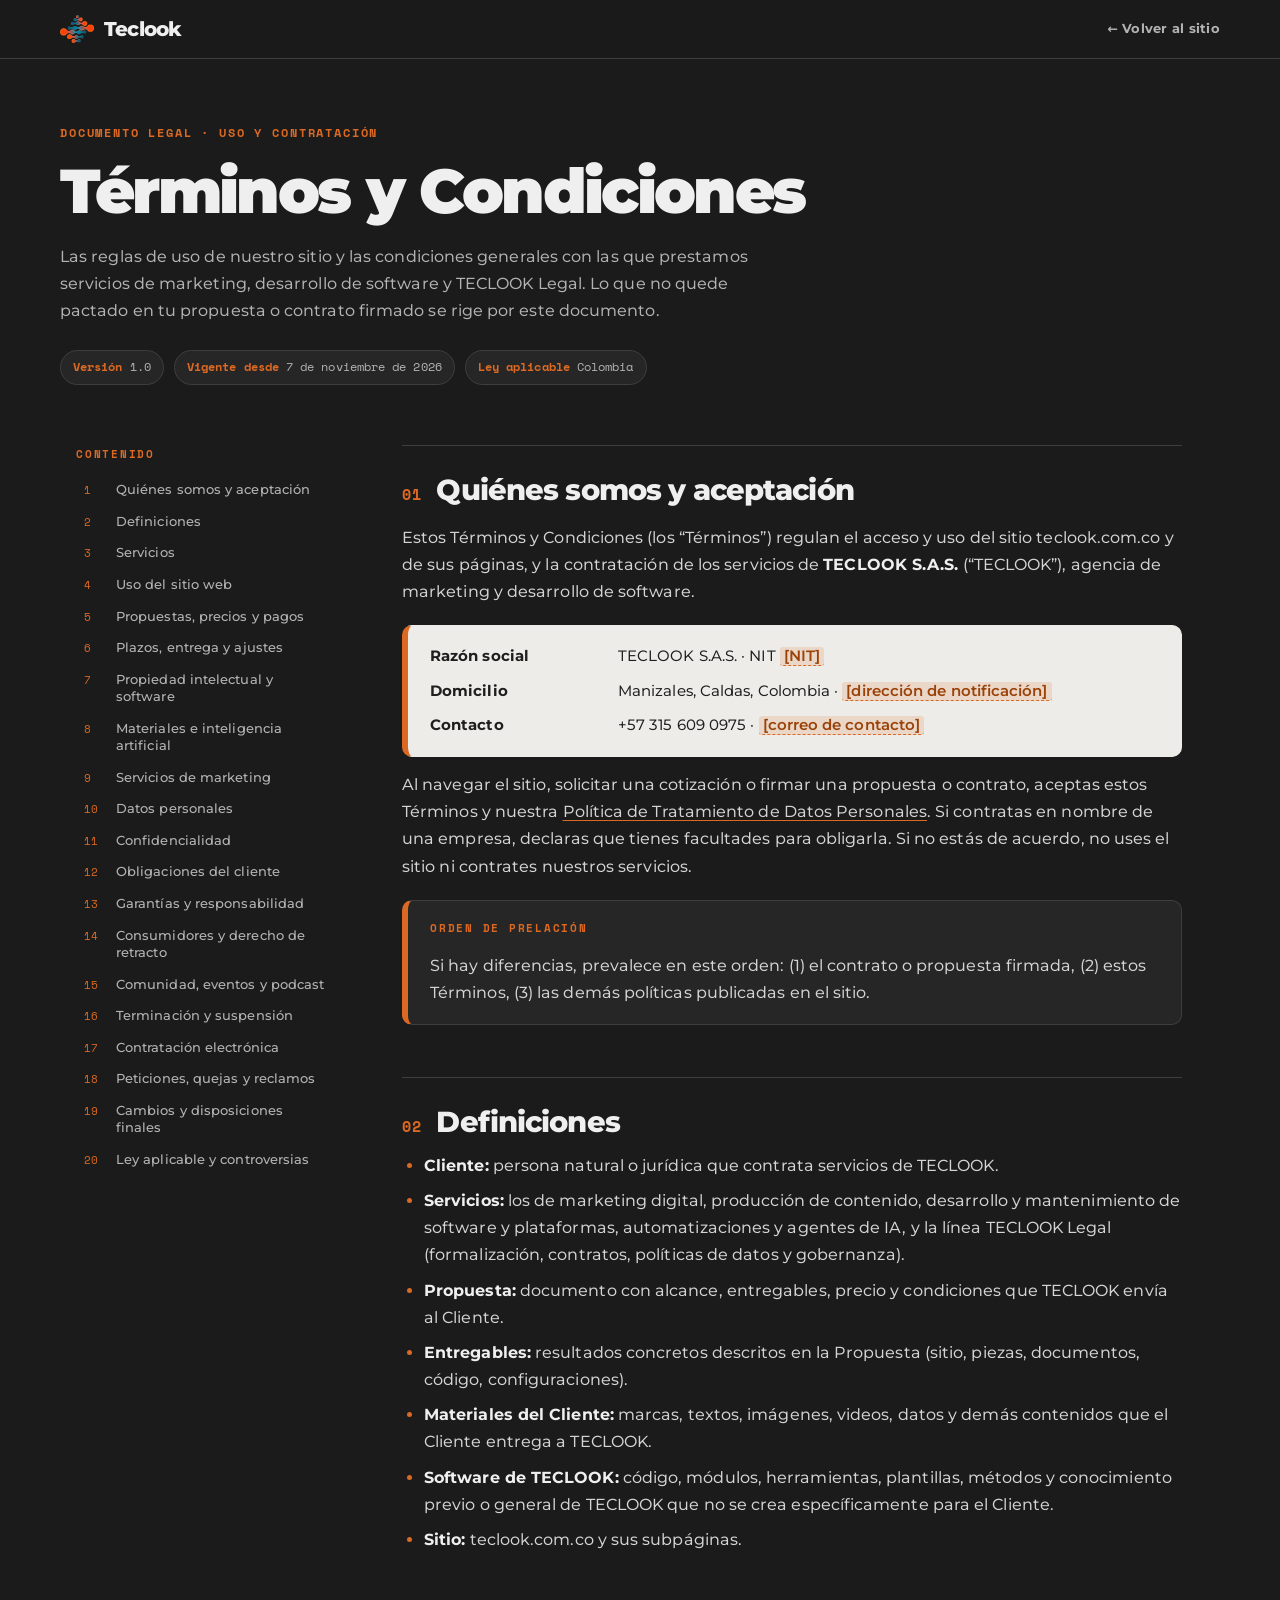
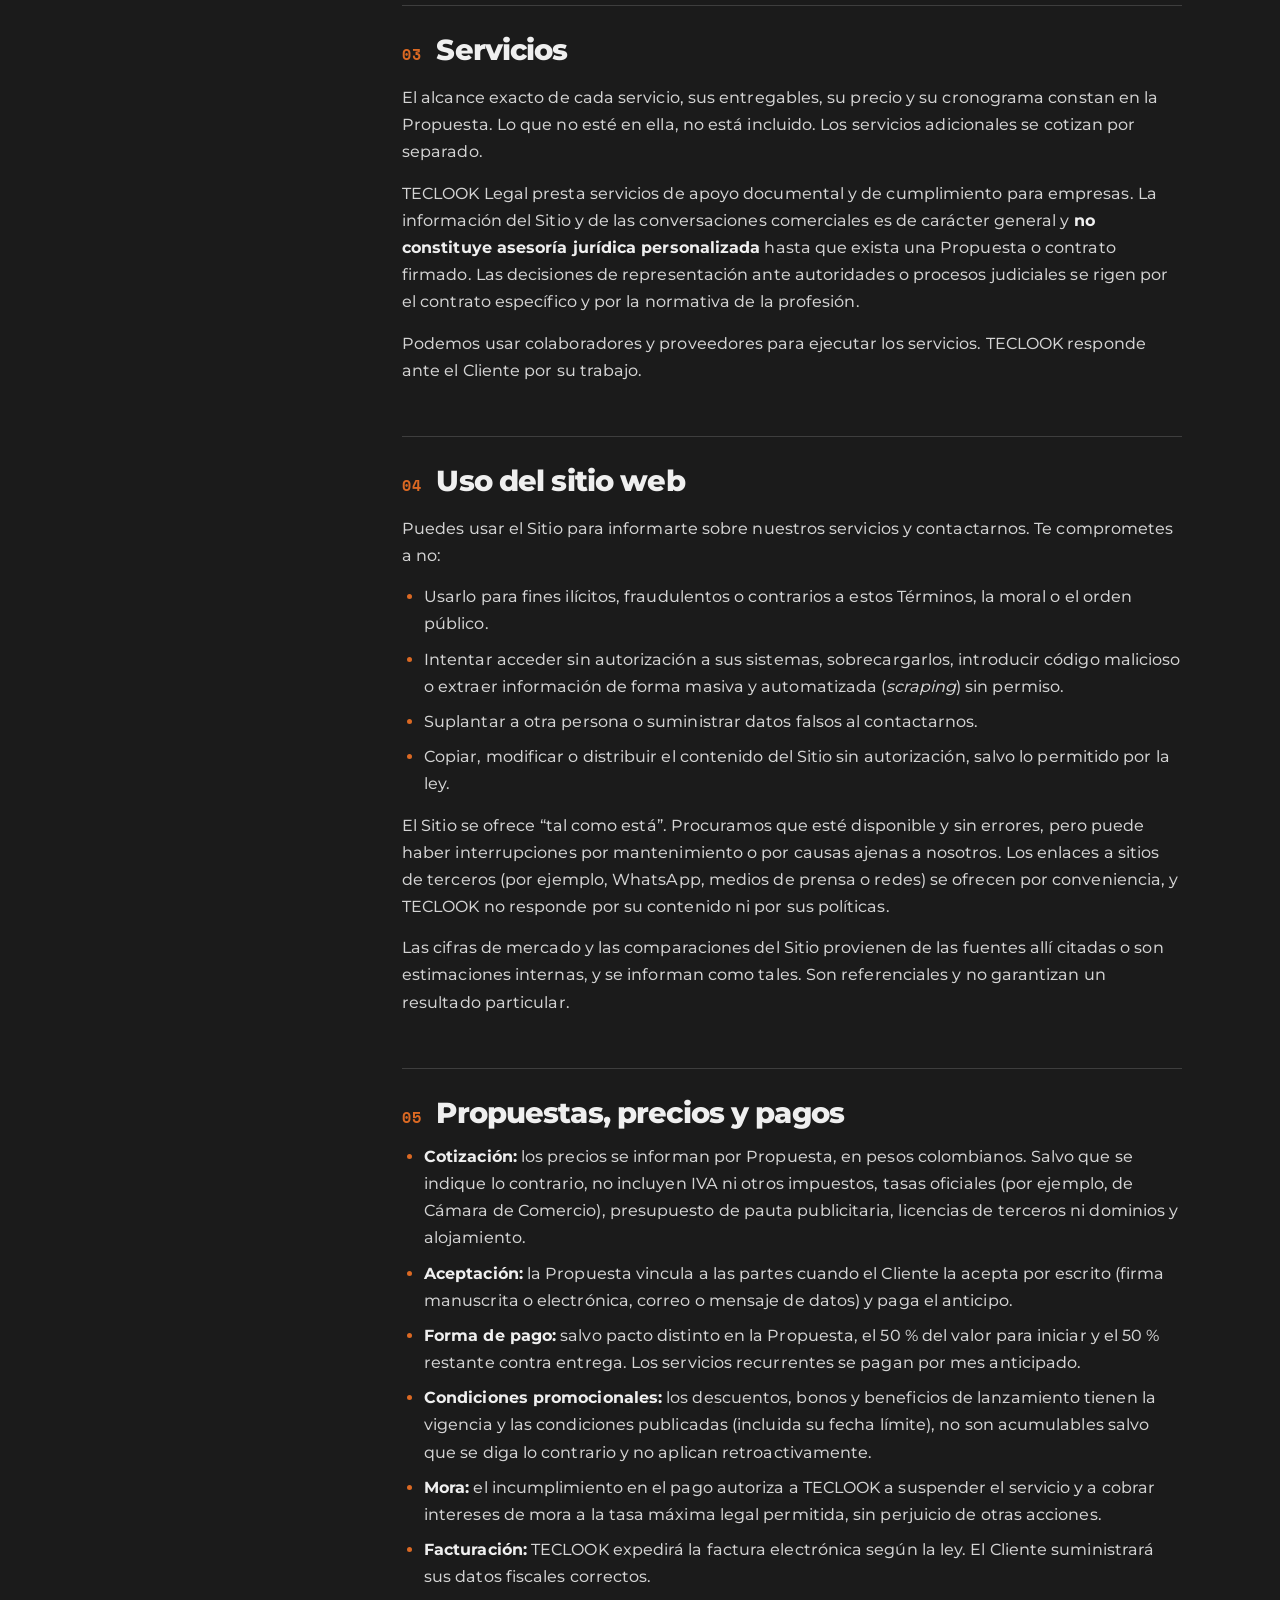
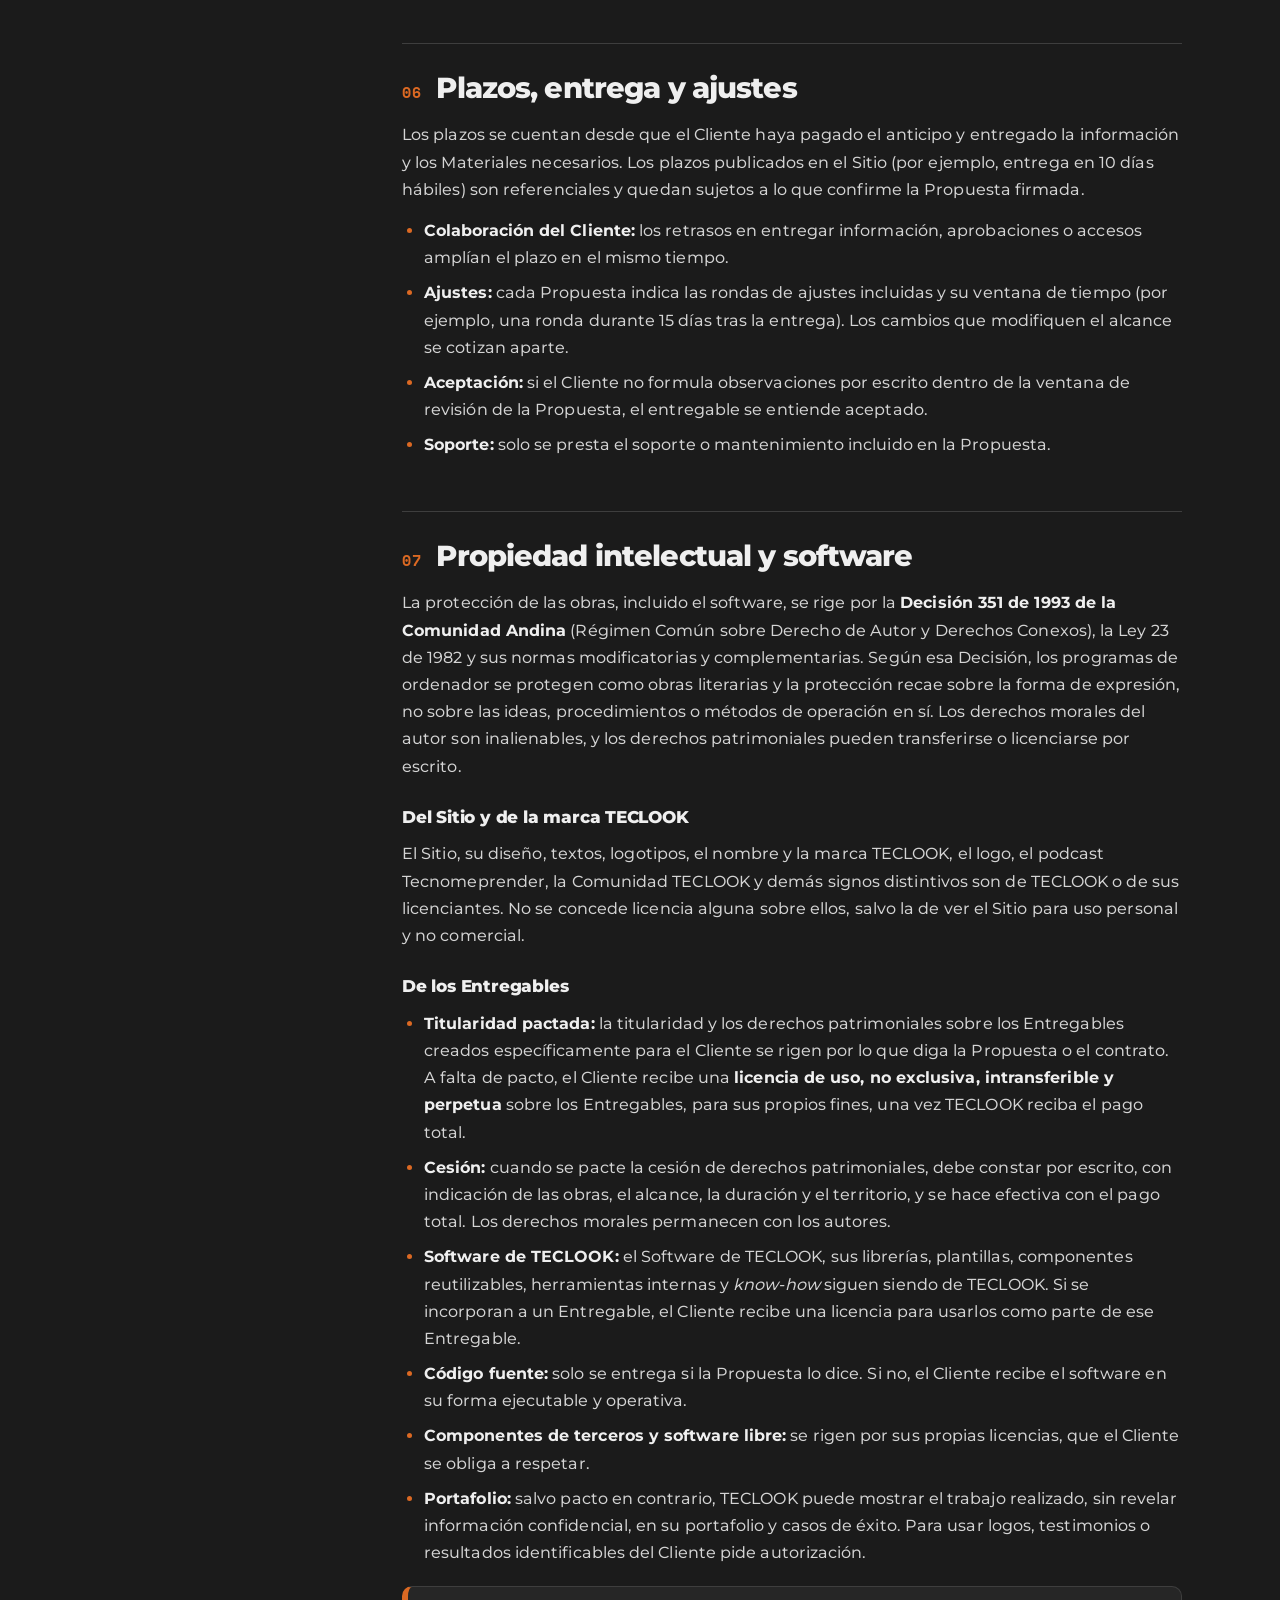
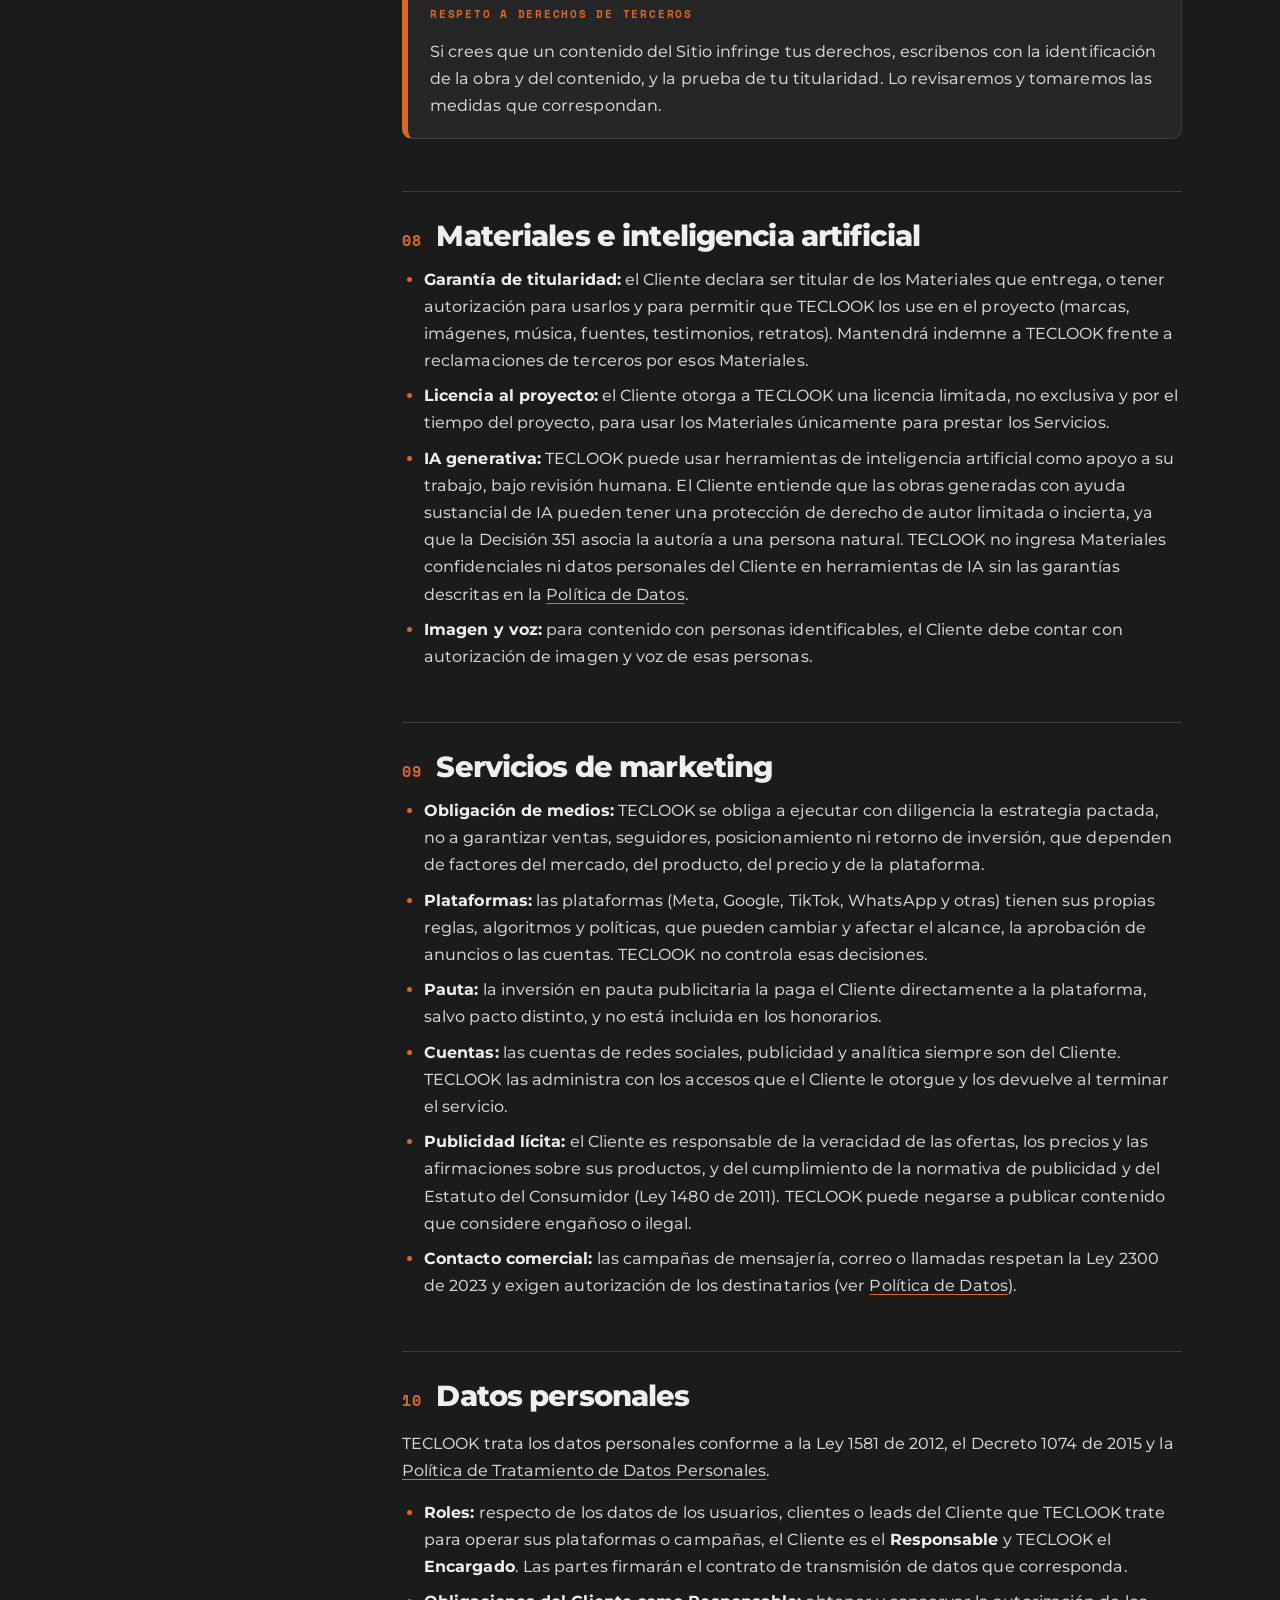
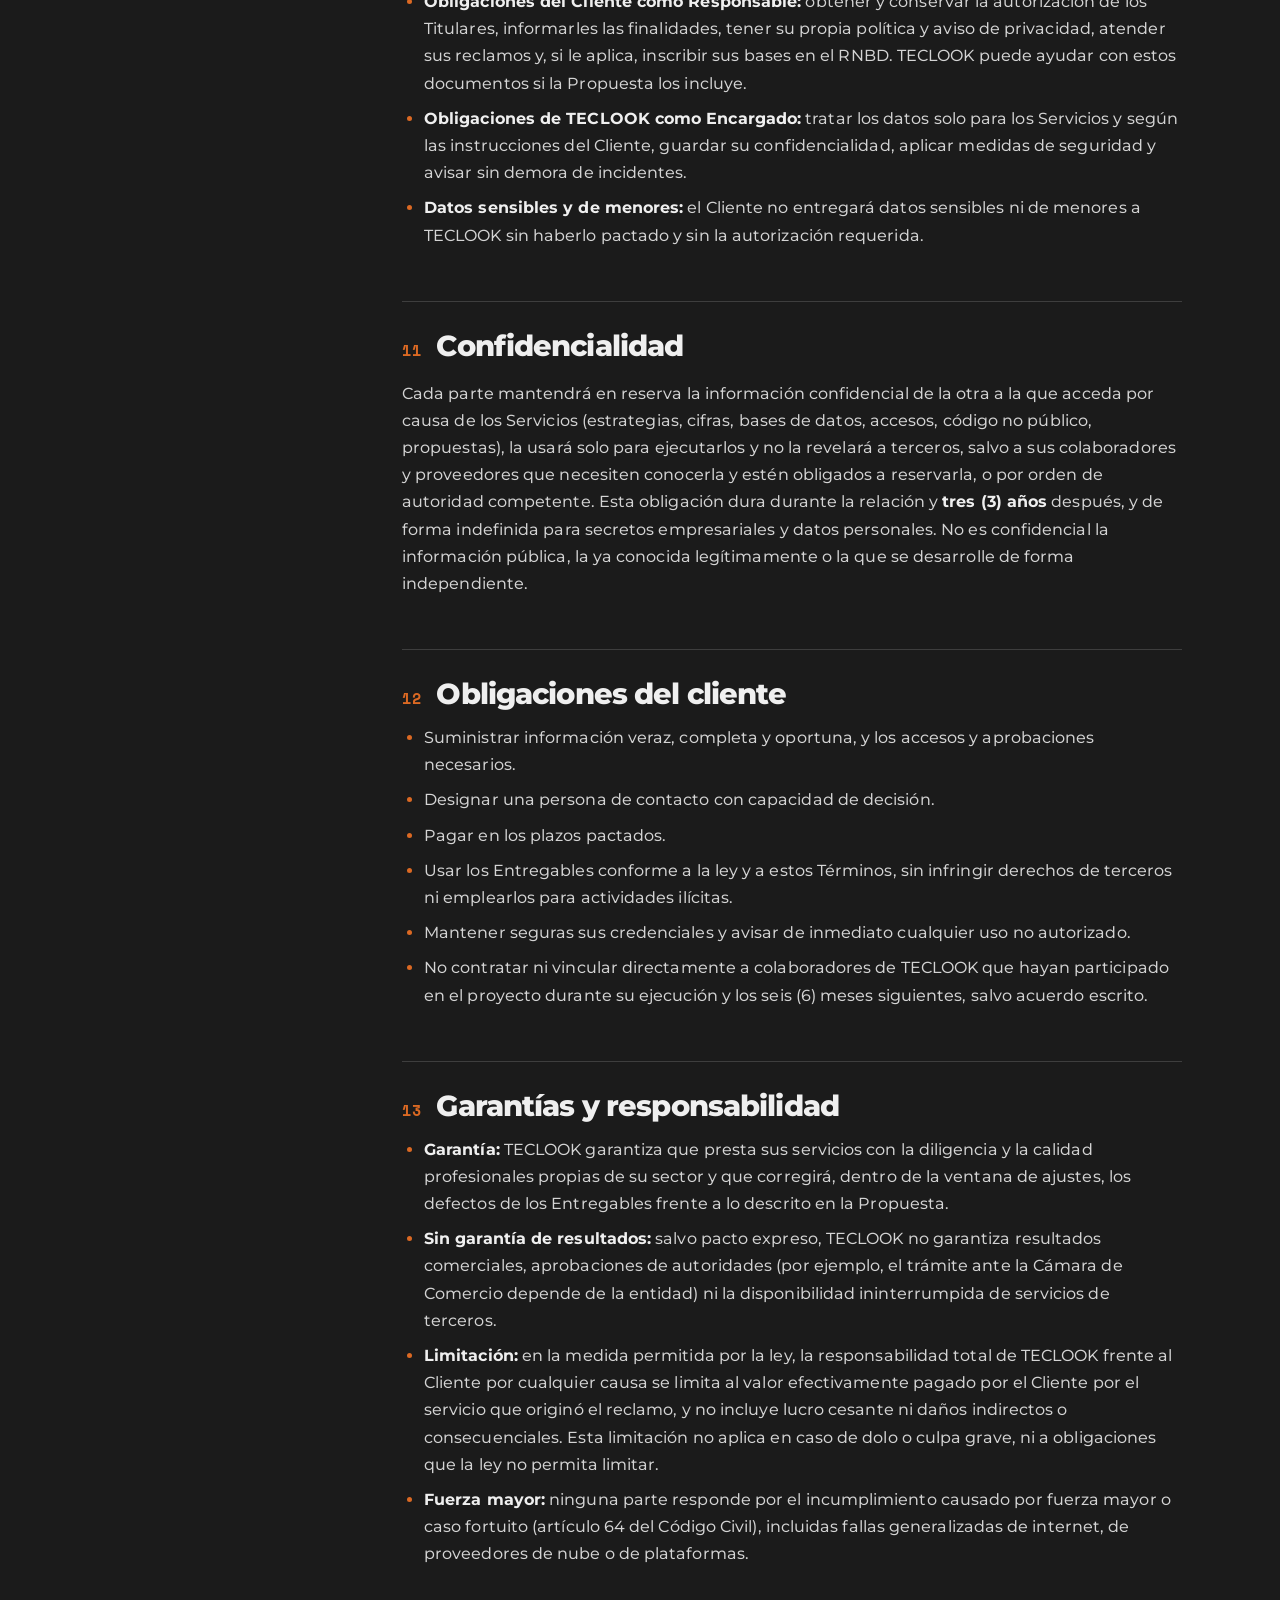
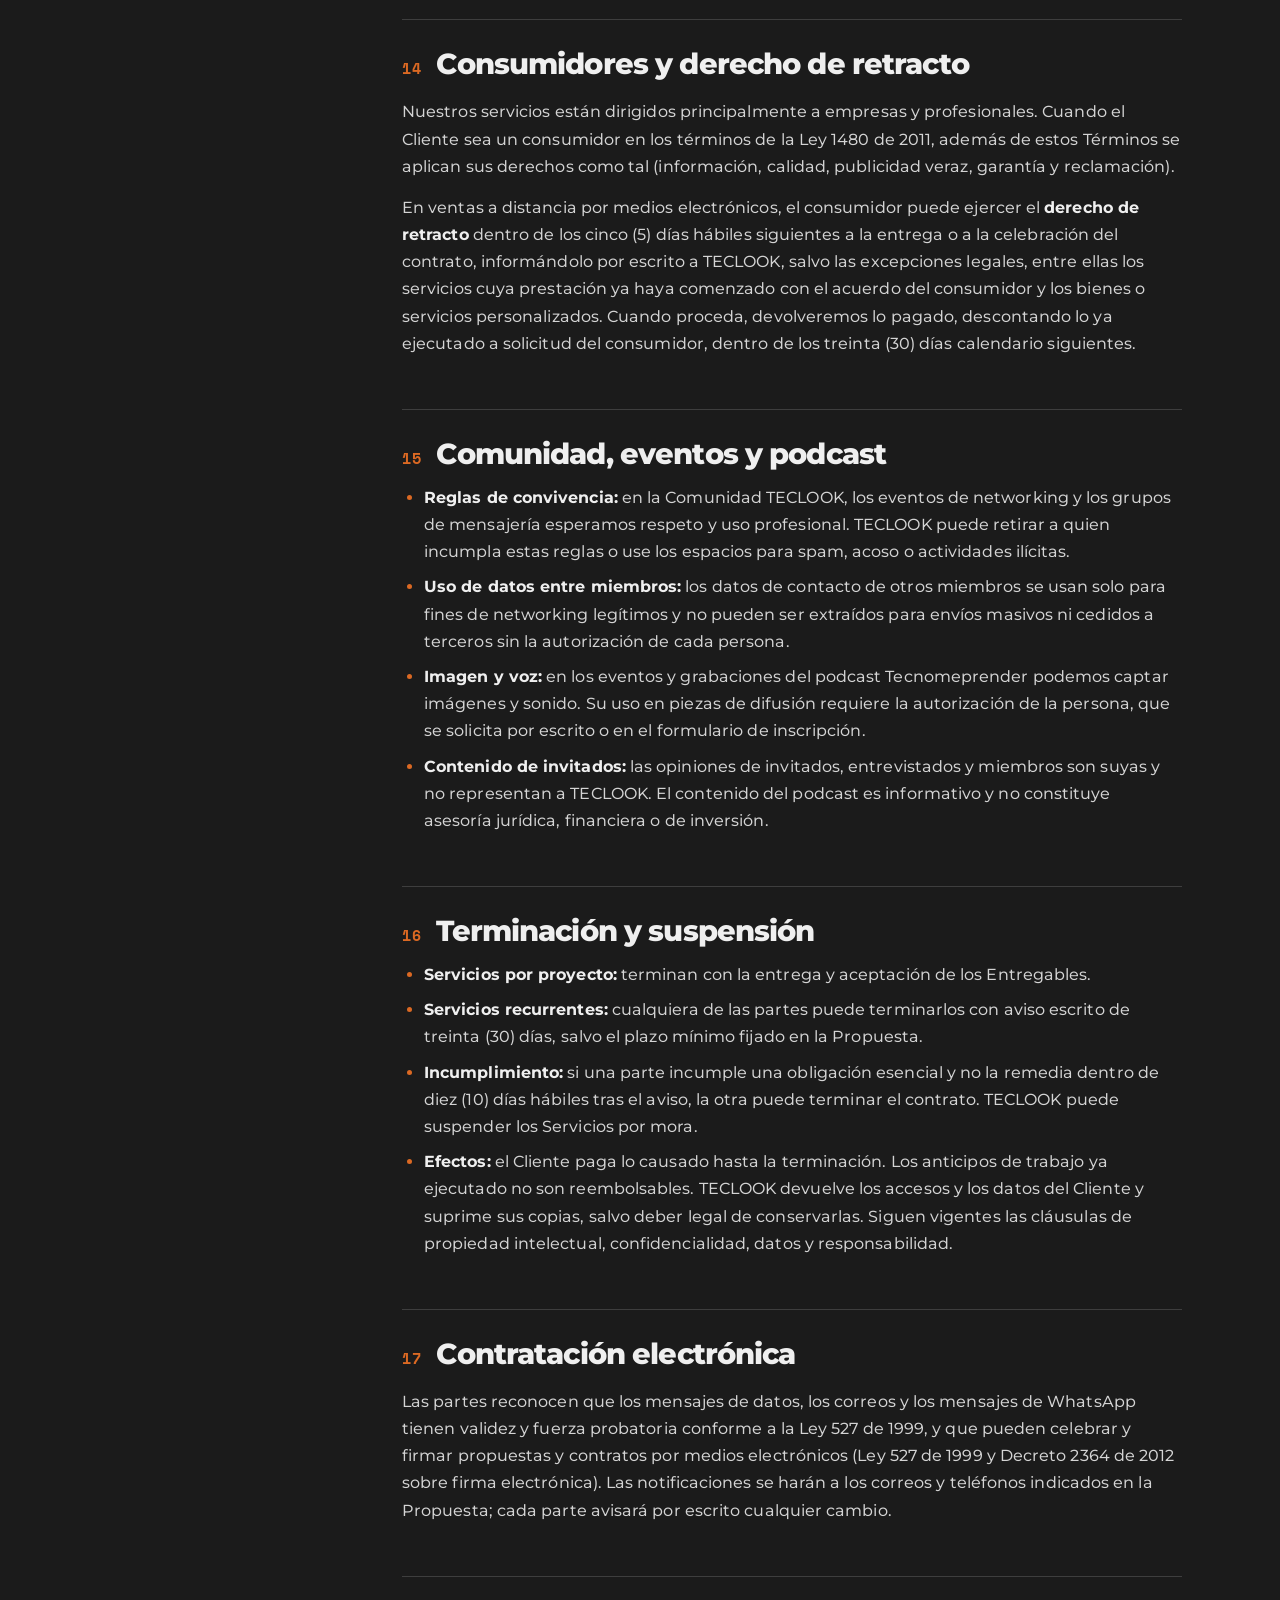
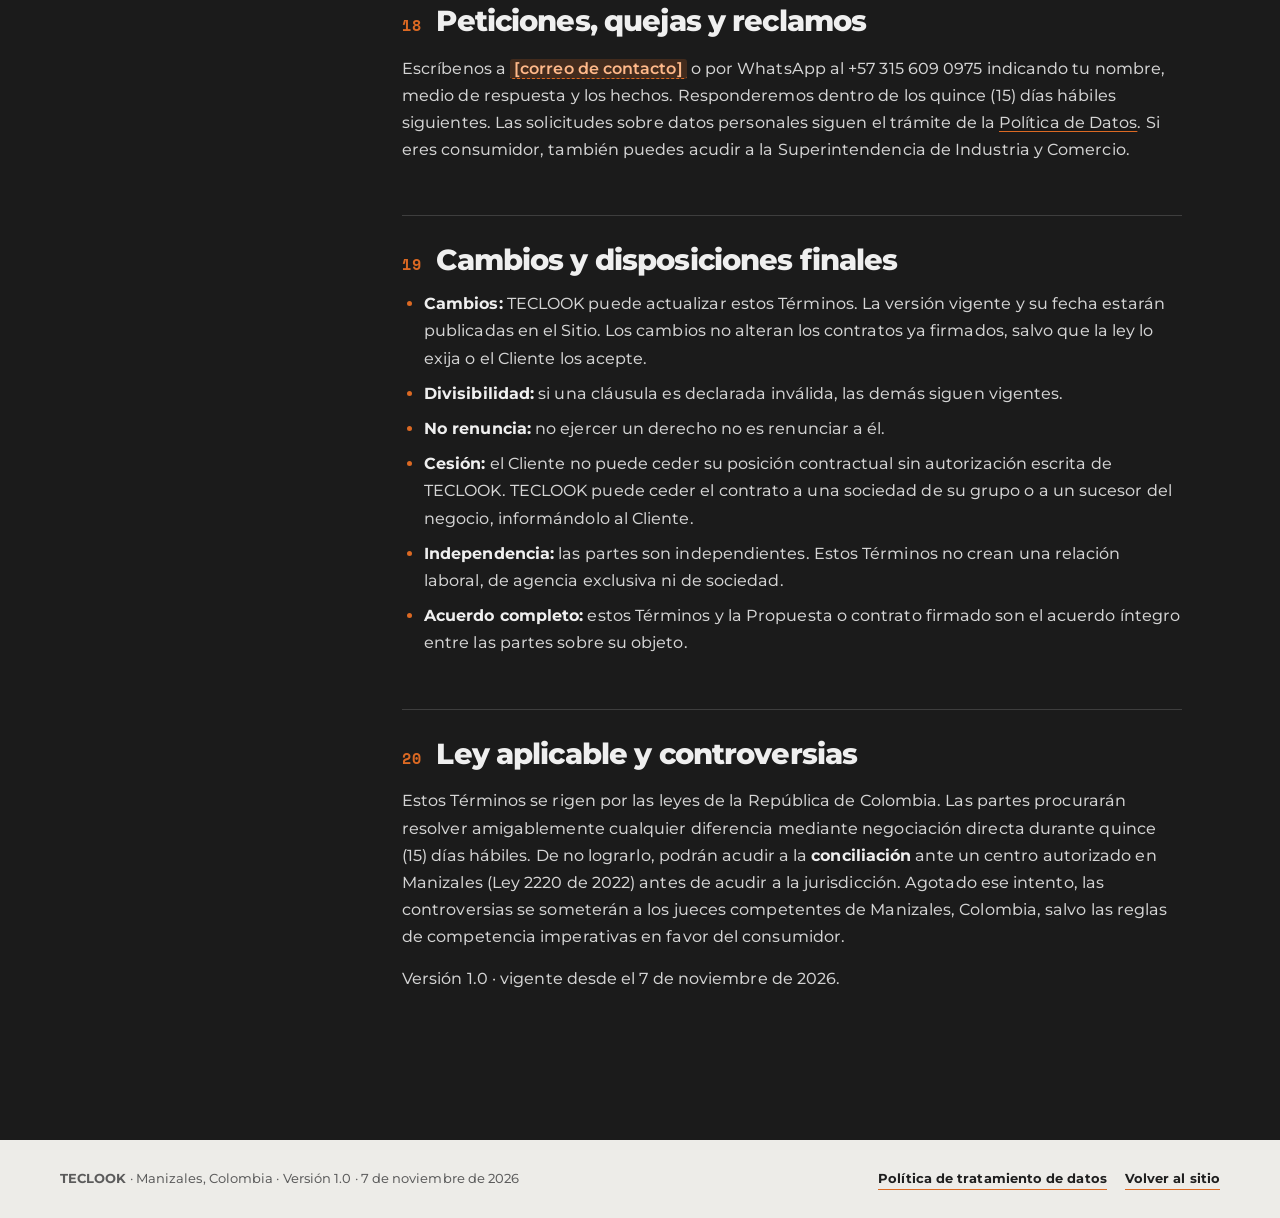
<file: terminos-y-condiciones.html>
<!doctype html>
<html lang="es">
<head>
<meta charset="utf-8">
<meta name="viewport" content="width=device-width, initial-scale=1, viewport-fit=cover">
<title>Términos y Condiciones · TECLOOK</title>
<meta name="description" content="Términos y Condiciones de uso del sitio y de contratación de los servicios de software, marketing y TECLOOK Legal.">
<meta name="theme-color" content="#1b1b1b">
<link rel="icon" type="image/png" href="assets/favicon.png">
<link rel="apple-touch-icon" href="assets/apple-touch-icon.png">
<link rel="preload" href="assets/fonts/montserrat-latin-wght-normal.woff2" as="font" type="font/woff2" crossorigin>
<link rel="stylesheet" href="assets/brand.css">
<link rel="stylesheet" href="assets/legal.css">
</head>
<body>

<header class="topbar">
  <div class="in">
    <a class="brand" href="index.html" aria-label="Teclook, inicio"><img src="assets/logo.png" alt="" width="847" height="694"><span class="wm">Teclook</span></a>
    <a class="back" href="index.html">← Volver al sitio</a>
  </div>
</header>

<div class="doc-hero">
  <div class="in">
    <div class="eyebrow">Documento legal · Uso y contratación</div>
    <h1>Términos y Condiciones</h1>
    <p class="sub">Las reglas de uso de nuestro sitio y las condiciones generales con las que prestamos servicios de marketing, desarrollo de software y TECLOOK Legal. Lo que no quede pactado en tu propuesta o contrato firmado se rige por este documento.</p>
    <div class="meta">
      <span><b>Versión</b> 1.0</span>
      <span><b>Vigente desde</b> 7 de noviembre de 2026</span>
      <span><b>Ley aplicable</b> Colombia</span>
    </div>
  </div>
</div>

<div class="layout">
  <aside class="toc" aria-label="Contenido">
    <div class="t">Contenido</div>
    <ol>
      <li><a href="#quienes">Quiénes somos y aceptación</a></li>
      <li><a href="#definiciones">Definiciones</a></li>
      <li><a href="#servicios">Servicios</a></li>
      <li><a href="#sitio">Uso del sitio web</a></li>
      <li><a href="#propuestas">Propuestas, precios y pagos</a></li>
      <li><a href="#entrega">Plazos, entrega y ajustes</a></li>
      <li><a href="#ip">Propiedad intelectual y software</a></li>
      <li><a href="#materiales">Materiales e inteligencia artificial</a></li>
      <li><a href="#marketing">Servicios de marketing</a></li>
      <li><a href="#datos">Datos personales</a></li>
      <li><a href="#confidencialidad">Confidencialidad</a></li>
      <li><a href="#cliente">Obligaciones del cliente</a></li>
      <li><a href="#responsabilidad">Garantías y responsabilidad</a></li>
      <li><a href="#consumidor">Consumidores y derecho de retracto</a></li>
      <li><a href="#comunidad">Comunidad, eventos y podcast</a></li>
      <li><a href="#terminacion">Terminación y suspensión</a></li>
      <li><a href="#electronico">Contratación electrónica</a></li>
      <li><a href="#pqrs">Peticiones, quejas y reclamos</a></li>
      <li><a href="#general">Cambios y disposiciones finales</a></li>
      <li><a href="#ley">Ley aplicable y controversias</a></li>
    </ol>
  </aside>

  <main class="doc">

<section id="quienes">
  <h2>Quiénes somos y aceptación</h2>
  <p class="first">Estos Términos y Condiciones (los “Términos”) regulan el acceso y uso del sitio teclook.com.co y de sus páginas, y la contratación de los servicios de <strong>TECLOOK S.A.S.</strong> (“TECLOOK”), agencia de marketing y desarrollo de software.</p>
  <div class="box cream">
    <dl class="kv">
      <dt>Razón social</dt><dd>TECLOOK S.A.S. · NIT <span class="fill">[NIT]</span></dd>
      <dt>Domicilio</dt><dd>Manizales, Caldas, Colombia · <span class="fill">[dirección de notificación]</span></dd>
      <dt>Contacto</dt><dd>+57 315 609 0975 · <span class="fill">[correo de contacto]</span></dd>
    </dl>
  </div>
  <p>Al navegar el sitio, solicitar una cotización o firmar una propuesta o contrato, aceptas estos Términos y nuestra <a href="politica-de-datos.html">Política de Tratamiento de Datos Personales</a>. Si contratas en nombre de una empresa, declaras que tienes facultades para obligarla. Si no estás de acuerdo, no uses el sitio ni contrates nuestros servicios.</p>
  <div class="box">
    <span class="k">Orden de prelación</span>
    <p>Si hay diferencias, prevalece en este orden: (1) el contrato o propuesta firmada, (2) estos Términos, (3) las demás políticas publicadas en el sitio.</p>
  </div>
</section>

<section id="definiciones">
  <h2>Definiciones</h2>
  <ul>
    <li><strong>Cliente:</strong> persona natural o jurídica que contrata servicios de TECLOOK.</li>
    <li><strong>Servicios:</strong> los de marketing digital, producción de contenido, desarrollo y mantenimiento de software y plataformas, automatizaciones y agentes de IA, y la línea TECLOOK Legal (formalización, contratos, políticas de datos y gobernanza).</li>
    <li><strong>Propuesta:</strong> documento con alcance, entregables, precio y condiciones que TECLOOK envía al Cliente.</li>
    <li><strong>Entregables:</strong> resultados concretos descritos en la Propuesta (sitio, piezas, documentos, código, configuraciones).</li>
    <li><strong>Materiales del Cliente:</strong> marcas, textos, imágenes, videos, datos y demás contenidos que el Cliente entrega a TECLOOK.</li>
    <li><strong>Software de TECLOOK:</strong> código, módulos, herramientas, plantillas, métodos y conocimiento previo o general de TECLOOK que no se crea específicamente para el Cliente.</li>
    <li><strong>Sitio:</strong> teclook.com.co y sus subpáginas.</li>
  </ul>
</section>

<section id="servicios">
  <h2>Servicios</h2>
  <p class="first">El alcance exacto de cada servicio, sus entregables, su precio y su cronograma constan en la Propuesta. Lo que no esté en ella, no está incluido. Los servicios adicionales se cotizan por separado.</p>
  <p>TECLOOK Legal presta servicios de apoyo documental y de cumplimiento para empresas. La información del Sitio y de las conversaciones comerciales es de carácter general y <strong>no constituye asesoría jurídica personalizada</strong> hasta que exista una Propuesta o contrato firmado. Las decisiones de representación ante autoridades o procesos judiciales se rigen por el contrato específico y por la normativa de la profesión.</p>
  <p>Podemos usar colaboradores y proveedores para ejecutar los servicios. TECLOOK responde ante el Cliente por su trabajo.</p>
</section>

<section id="sitio">
  <h2>Uso del sitio web</h2>
  <p class="first">Puedes usar el Sitio para informarte sobre nuestros servicios y contactarnos. Te comprometes a no:</p>
  <ul>
    <li>Usarlo para fines ilícitos, fraudulentos o contrarios a estos Términos, la moral o el orden público.</li>
    <li>Intentar acceder sin autorización a sus sistemas, sobrecargarlos, introducir código malicioso o extraer información de forma masiva y automatizada (<em>scraping</em>) sin permiso.</li>
    <li>Suplantar a otra persona o suministrar datos falsos al contactarnos.</li>
    <li>Copiar, modificar o distribuir el contenido del Sitio sin autorización, salvo lo permitido por la ley.</li>
  </ul>
  <p>El Sitio se ofrece “tal como está”. Procuramos que esté disponible y sin errores, pero puede haber interrupciones por mantenimiento o por causas ajenas a nosotros. Los enlaces a sitios de terceros (por ejemplo, WhatsApp, medios de prensa o redes) se ofrecen por conveniencia, y TECLOOK no responde por su contenido ni por sus políticas.</p>
  <p>Las cifras de mercado y las comparaciones del Sitio provienen de las fuentes allí citadas o son estimaciones internas, y se informan como tales. Son referenciales y no garantizan un resultado particular.</p>
</section>

<section id="propuestas">
  <h2>Propuestas, precios y pagos</h2>
  <ul>
    <li><strong>Cotización:</strong> los precios se informan por Propuesta, en pesos colombianos. Salvo que se indique lo contrario, no incluyen IVA ni otros impuestos, tasas oficiales (por ejemplo, de Cámara de Comercio), presupuesto de pauta publicitaria, licencias de terceros ni dominios y alojamiento.</li>
    <li><strong>Aceptación:</strong> la Propuesta vincula a las partes cuando el Cliente la acepta por escrito (firma manuscrita o electrónica, correo o mensaje de datos) y paga el anticipo.</li>
    <li><strong>Forma de pago:</strong> salvo pacto distinto en la Propuesta, el 50 % del valor para iniciar y el 50 % restante contra entrega. Los servicios recurrentes se pagan por mes anticipado.</li>
    <li><strong>Condiciones promocionales:</strong> los descuentos, bonos y beneficios de lanzamiento tienen la vigencia y las condiciones publicadas (incluida su fecha límite), no son acumulables salvo que se diga lo contrario y no aplican retroactivamente.</li>
    <li><strong>Mora:</strong> el incumplimiento en el pago autoriza a TECLOOK a suspender el servicio y a cobrar intereses de mora a la tasa máxima legal permitida, sin perjuicio de otras acciones.</li>
    <li><strong>Facturación:</strong> TECLOOK expedirá la factura electrónica según la ley. El Cliente suministrará sus datos fiscales correctos.</li>
  </ul>
</section>

<section id="entrega">
  <h2>Plazos, entrega y ajustes</h2>
  <p class="first">Los plazos se cuentan desde que el Cliente haya pagado el anticipo y entregado la información y los Materiales necesarios. Los plazos publicados en el Sitio (por ejemplo, entrega en 10 días hábiles) son referenciales y quedan sujetos a lo que confirme la Propuesta firmada.</p>
  <ul>
    <li><strong>Colaboración del Cliente:</strong> los retrasos en entregar información, aprobaciones o accesos amplían el plazo en el mismo tiempo.</li>
    <li><strong>Ajustes:</strong> cada Propuesta indica las rondas de ajustes incluidas y su ventana de tiempo (por ejemplo, una ronda durante 15 días tras la entrega). Los cambios que modifiquen el alcance se cotizan aparte.</li>
    <li><strong>Aceptación:</strong> si el Cliente no formula observaciones por escrito dentro de la ventana de revisión de la Propuesta, el entregable se entiende aceptado.</li>
    <li><strong>Soporte:</strong> solo se presta el soporte o mantenimiento incluido en la Propuesta.</li>
  </ul>
</section>

<section id="ip">
  <h2>Propiedad intelectual y software</h2>
  <p class="first">La protección de las obras, incluido el software, se rige por la <strong>Decisión 351 de 1993 de la Comunidad Andina</strong> (Régimen Común sobre Derecho de Autor y Derechos Conexos), la Ley 23 de 1982 y sus normas modificatorias y complementarias. Según esa Decisión, los programas de ordenador se protegen como obras literarias y la protección recae sobre la forma de expresión, no sobre las ideas, procedimientos o métodos de operación en sí. Los derechos morales del autor son inalienables, y los derechos patrimoniales pueden transferirse o licenciarse por escrito.</p>

  <h3>Del Sitio y de la marca TECLOOK</h3>
  <p>El Sitio, su diseño, textos, logotipos, el nombre y la marca TECLOOK, el logo, el podcast Tecnomeprender, la Comunidad TECLOOK y demás signos distintivos son de TECLOOK o de sus licenciantes. No se concede licencia alguna sobre ellos, salvo la de ver el Sitio para uso personal y no comercial.</p>

  <h3>De los Entregables</h3>
  <ul>
    <li><strong>Titularidad pactada:</strong> la titularidad y los derechos patrimoniales sobre los Entregables creados específicamente para el Cliente se rigen por lo que diga la Propuesta o el contrato. A falta de pacto, el Cliente recibe una <strong>licencia de uso, no exclusiva, intransferible y perpetua</strong> sobre los Entregables, para sus propios fines, una vez TECLOOK reciba el pago total.</li>
    <li><strong>Cesión:</strong> cuando se pacte la cesión de derechos patrimoniales, debe constar por escrito, con indicación de las obras, el alcance, la duración y el territorio, y se hace efectiva con el pago total. Los derechos morales permanecen con los autores.</li>
    <li><strong>Software de TECLOOK:</strong> el Software de TECLOOK, sus librerías, plantillas, componentes reutilizables, herramientas internas y <em>know-how</em> siguen siendo de TECLOOK. Si se incorporan a un Entregable, el Cliente recibe una licencia para usarlos como parte de ese Entregable.</li>
    <li><strong>Código fuente:</strong> solo se entrega si la Propuesta lo dice. Si no, el Cliente recibe el software en su forma ejecutable y operativa.</li>
    <li><strong>Componentes de terceros y software libre:</strong> se rigen por sus propias licencias, que el Cliente se obliga a respetar.</li>
    <li><strong>Portafolio:</strong> salvo pacto en contrario, TECLOOK puede mostrar el trabajo realizado, sin revelar información confidencial, en su portafolio y casos de éxito. Para usar logos, testimonios o resultados identificables del Cliente pide autorización.</li>
  </ul>
  <div class="box">
    <span class="k">Respeto a derechos de terceros</span>
    <p>Si crees que un contenido del Sitio infringe tus derechos, escríbenos con la identificación de la obra y del contenido, y la prueba de tu titularidad. Lo revisaremos y tomaremos las medidas que correspondan.</p>
  </div>
</section>

<section id="materiales">
  <h2>Materiales e inteligencia artificial</h2>
  <ul>
    <li><strong>Garantía de titularidad:</strong> el Cliente declara ser titular de los Materiales que entrega, o tener autorización para usarlos y para permitir que TECLOOK los use en el proyecto (marcas, imágenes, música, fuentes, testimonios, retratos). Mantendrá indemne a TECLOOK frente a reclamaciones de terceros por esos Materiales.</li>
    <li><strong>Licencia al proyecto:</strong> el Cliente otorga a TECLOOK una licencia limitada, no exclusiva y por el tiempo del proyecto, para usar los Materiales únicamente para prestar los Servicios.</li>
    <li><strong>IA generativa:</strong> TECLOOK puede usar herramientas de inteligencia artificial como apoyo a su trabajo, bajo revisión humana. El Cliente entiende que las obras generadas con ayuda sustancial de IA pueden tener una protección de derecho de autor limitada o incierta, ya que la Decisión 351 asocia la autoría a una persona natural. TECLOOK no ingresa Materiales confidenciales ni datos personales del Cliente en herramientas de IA sin las garantías descritas en la <a href="politica-de-datos.html#ia">Política de Datos</a>.</li>
    <li><strong>Imagen y voz:</strong> para contenido con personas identificables, el Cliente debe contar con autorización de imagen y voz de esas personas.</li>
  </ul>
</section>

<section id="marketing">
  <h2>Servicios de marketing</h2>
  <ul>
    <li><strong>Obligación de medios:</strong> TECLOOK se obliga a ejecutar con diligencia la estrategia pactada, no a garantizar ventas, seguidores, posicionamiento ni retorno de inversión, que dependen de factores del mercado, del producto, del precio y de la plataforma.</li>
    <li><strong>Plataformas:</strong> las plataformas (Meta, Google, TikTok, WhatsApp y otras) tienen sus propias reglas, algoritmos y políticas, que pueden cambiar y afectar el alcance, la aprobación de anuncios o las cuentas. TECLOOK no controla esas decisiones.</li>
    <li><strong>Pauta:</strong> la inversión en pauta publicitaria la paga el Cliente directamente a la plataforma, salvo pacto distinto, y no está incluida en los honorarios.</li>
    <li><strong>Cuentas:</strong> las cuentas de redes sociales, publicidad y analítica siempre son del Cliente. TECLOOK las administra con los accesos que el Cliente le otorgue y los devuelve al terminar el servicio.</li>
    <li><strong>Publicidad lícita:</strong> el Cliente es responsable de la veracidad de las ofertas, los precios y las afirmaciones sobre sus productos, y del cumplimiento de la normativa de publicidad y del Estatuto del Consumidor (Ley 1480 de 2011). TECLOOK puede negarse a publicar contenido que considere engañoso o ilegal.</li>
    <li><strong>Contacto comercial:</strong> las campañas de mensajería, correo o llamadas respetan la Ley 2300 de 2023 y exigen autorización de los destinatarios (ver <a href="politica-de-datos.html#marketing">Política de Datos</a>).</li>
  </ul>
</section>

<section id="datos">
  <h2>Datos personales</h2>
  <p class="first">TECLOOK trata los datos personales conforme a la Ley 1581 de 2012, el Decreto 1074 de 2015 y la <a href="politica-de-datos.html">Política de Tratamiento de Datos Personales</a>.</p>
  <ul>
    <li><strong>Roles:</strong> respecto de los datos de los usuarios, clientes o leads del Cliente que TECLOOK trate para operar sus plataformas o campañas, el Cliente es el <strong>Responsable</strong> y TECLOOK el <strong>Encargado</strong>. Las partes firmarán el contrato de transmisión de datos que corresponda.</li>
    <li><strong>Obligaciones del Cliente como Responsable:</strong> obtener y conservar la autorización de los Titulares, informarles las finalidades, tener su propia política y aviso de privacidad, atender sus reclamos y, si le aplica, inscribir sus bases en el RNBD. TECLOOK puede ayudar con estos documentos si la Propuesta los incluye.</li>
    <li><strong>Obligaciones de TECLOOK como Encargado:</strong> tratar los datos solo para los Servicios y según las instrucciones del Cliente, guardar su confidencialidad, aplicar medidas de seguridad y avisar sin demora de incidentes.</li>
    <li><strong>Datos sensibles y de menores:</strong> el Cliente no entregará datos sensibles ni de menores a TECLOOK sin haberlo pactado y sin la autorización requerida.</li>
  </ul>
</section>

<section id="confidencialidad">
  <h2>Confidencialidad</h2>
  <p class="first">Cada parte mantendrá en reserva la información confidencial de la otra a la que acceda por causa de los Servicios (estrategias, cifras, bases de datos, accesos, código no público, propuestas), la usará solo para ejecutarlos y no la revelará a terceros, salvo a sus colaboradores y proveedores que necesiten conocerla y estén obligados a reservarla, o por orden de autoridad competente. Esta obligación dura durante la relación y <strong>tres (3) años</strong> después, y de forma indefinida para secretos empresariales y datos personales. No es confidencial la información pública, la ya conocida legítimamente o la que se desarrolle de forma independiente.</p>
</section>

<section id="cliente">
  <h2>Obligaciones del cliente</h2>
  <ul>
    <li>Suministrar información veraz, completa y oportuna, y los accesos y aprobaciones necesarios.</li>
    <li>Designar una persona de contacto con capacidad de decisión.</li>
    <li>Pagar en los plazos pactados.</li>
    <li>Usar los Entregables conforme a la ley y a estos Términos, sin infringir derechos de terceros ni emplearlos para actividades ilícitas.</li>
    <li>Mantener seguras sus credenciales y avisar de inmediato cualquier uso no autorizado.</li>
    <li>No contratar ni vincular directamente a colaboradores de TECLOOK que hayan participado en el proyecto durante su ejecución y los seis (6) meses siguientes, salvo acuerdo escrito.</li>
  </ul>
</section>

<section id="responsabilidad">
  <h2>Garantías y responsabilidad</h2>
  <ul>
    <li><strong>Garantía:</strong> TECLOOK garantiza que presta sus servicios con la diligencia y la calidad profesionales propias de su sector y que corregirá, dentro de la ventana de ajustes, los defectos de los Entregables frente a lo descrito en la Propuesta.</li>
    <li><strong>Sin garantía de resultados:</strong> salvo pacto expreso, TECLOOK no garantiza resultados comerciales, aprobaciones de autoridades (por ejemplo, el trámite ante la Cámara de Comercio depende de la entidad) ni la disponibilidad ininterrumpida de servicios de terceros.</li>
    <li><strong>Limitación:</strong> en la medida permitida por la ley, la responsabilidad total de TECLOOK frente al Cliente por cualquier causa se limita al valor efectivamente pagado por el Cliente por el servicio que originó el reclamo, y no incluye lucro cesante ni daños indirectos o consecuenciales. Esta limitación no aplica en caso de dolo o culpa grave, ni a obligaciones que la ley no permita limitar.</li>
    <li><strong>Fuerza mayor:</strong> ninguna parte responde por el incumplimiento causado por fuerza mayor o caso fortuito (artículo 64 del Código Civil), incluidas fallas generalizadas de internet, de proveedores de nube o de plataformas.</li>
  </ul>
</section>

<section id="consumidor">
  <h2>Consumidores y derecho de retracto</h2>
  <p class="first">Nuestros servicios están dirigidos principalmente a empresas y profesionales. Cuando el Cliente sea un consumidor en los términos de la Ley 1480 de 2011, además de estos Términos se aplican sus derechos como tal (información, calidad, publicidad veraz, garantía y reclamación).</p>
  <p>En ventas a distancia por medios electrónicos, el consumidor puede ejercer el <strong>derecho de retracto</strong> dentro de los cinco (5) días hábiles siguientes a la entrega o a la celebración del contrato, informándolo por escrito a TECLOOK, salvo las excepciones legales, entre ellas los servicios cuya prestación ya haya comenzado con el acuerdo del consumidor y los bienes o servicios personalizados. Cuando proceda, devolveremos lo pagado, descontando lo ya ejecutado a solicitud del consumidor, dentro de los treinta (30) días calendario siguientes.</p>
</section>

<section id="comunidad">
  <h2>Comunidad, eventos y podcast</h2>
  <ul>
    <li><strong>Reglas de convivencia:</strong> en la Comunidad TECLOOK, los eventos de networking y los grupos de mensajería esperamos respeto y uso profesional. TECLOOK puede retirar a quien incumpla estas reglas o use los espacios para spam, acoso o actividades ilícitas.</li>
    <li><strong>Uso de datos entre miembros:</strong> los datos de contacto de otros miembros se usan solo para fines de networking legítimos y no pueden ser extraídos para envíos masivos ni cedidos a terceros sin la autorización de cada persona.</li>
    <li><strong>Imagen y voz:</strong> en los eventos y grabaciones del podcast Tecnomeprender podemos captar imágenes y sonido. Su uso en piezas de difusión requiere la autorización de la persona, que se solicita por escrito o en el formulario de inscripción.</li>
    <li><strong>Contenido de invitados:</strong> las opiniones de invitados, entrevistados y miembros son suyas y no representan a TECLOOK. El contenido del podcast es informativo y no constituye asesoría jurídica, financiera o de inversión.</li>
  </ul>
</section>

<section id="terminacion">
  <h2>Terminación y suspensión</h2>
  <ul>
    <li><strong>Servicios por proyecto:</strong> terminan con la entrega y aceptación de los Entregables.</li>
    <li><strong>Servicios recurrentes:</strong> cualquiera de las partes puede terminarlos con aviso escrito de treinta (30) días, salvo el plazo mínimo fijado en la Propuesta.</li>
    <li><strong>Incumplimiento:</strong> si una parte incumple una obligación esencial y no la remedia dentro de diez (10) días hábiles tras el aviso, la otra puede terminar el contrato. TECLOOK puede suspender los Servicios por mora.</li>
    <li><strong>Efectos:</strong> el Cliente paga lo causado hasta la terminación. Los anticipos de trabajo ya ejecutado no son reembolsables. TECLOOK devuelve los accesos y los datos del Cliente y suprime sus copias, salvo deber legal de conservarlas. Siguen vigentes las cláusulas de propiedad intelectual, confidencialidad, datos y responsabilidad.</li>
  </ul>
</section>

<section id="electronico">
  <h2>Contratación electrónica</h2>
  <p class="first">Las partes reconocen que los mensajes de datos, los correos y los mensajes de WhatsApp tienen validez y fuerza probatoria conforme a la Ley 527 de 1999, y que pueden celebrar y firmar propuestas y contratos por medios electrónicos (Ley 527 de 1999 y Decreto 2364 de 2012 sobre firma electrónica). Las notificaciones se harán a los correos y teléfonos indicados en la Propuesta; cada parte avisará por escrito cualquier cambio.</p>
</section>

<section id="pqrs">
  <h2>Peticiones, quejas y reclamos</h2>
  <p class="first">Escríbenos a <span class="fill">[correo de contacto]</span> o por WhatsApp al +57 315 609 0975 indicando tu nombre, medio de respuesta y los hechos. Responderemos dentro de los quince (15) días hábiles siguientes. Las solicitudes sobre datos personales siguen el trámite de la <a href="politica-de-datos.html#procedimiento">Política de Datos</a>. Si eres consumidor, también puedes acudir a la Superintendencia de Industria y Comercio.</p>
</section>

<section id="general">
  <h2>Cambios y disposiciones finales</h2>
  <ul>
    <li><strong>Cambios:</strong> TECLOOK puede actualizar estos Términos. La versión vigente y su fecha estarán publicadas en el Sitio. Los cambios no alteran los contratos ya firmados, salvo que la ley lo exija o el Cliente los acepte.</li>
    <li><strong>Divisibilidad:</strong> si una cláusula es declarada inválida, las demás siguen vigentes.</li>
    <li><strong>No renuncia:</strong> no ejercer un derecho no es renunciar a él.</li>
    <li><strong>Cesión:</strong> el Cliente no puede ceder su posición contractual sin autorización escrita de TECLOOK. TECLOOK puede ceder el contrato a una sociedad de su grupo o a un sucesor del negocio, informándolo al Cliente.</li>
    <li><strong>Independencia:</strong> las partes son independientes. Estos Términos no crean una relación laboral, de agencia exclusiva ni de sociedad.</li>
    <li><strong>Acuerdo completo:</strong> estos Términos y la Propuesta o contrato firmado son el acuerdo íntegro entre las partes sobre su objeto.</li>
  </ul>
</section>

<section id="ley">
  <h2>Ley aplicable y controversias</h2>
  <p class="first">Estos Términos se rigen por las leyes de la República de Colombia. Las partes procurarán resolver amigablemente cualquier diferencia mediante negociación directa durante quince (15) días hábiles. De no lograrlo, podrán acudir a la <strong>conciliación</strong> ante un centro autorizado en Manizales (Ley 2220 de 2022) antes de acudir a la jurisdicción. Agotado ese intento, las controversias se someterán a los jueces competentes de Manizales, Colombia, salvo las reglas de competencia imperativas en favor del consumidor.</p>
  <p>Versión 1.0 · vigente desde el 7 de noviembre de 2026.</p>
</section>

  </main>
</div>

<footer class="legal-foot">
  <div class="in">
    <span><strong>TECLOOK</strong> · Manizales, Colombia · Versión 1.0 · 7 de noviembre de 2026</span>
    <div class="links"><a href="politica-de-datos.html">Política de tratamiento de datos</a><a href="index.html">Volver al sitio</a></div>
  </div>
</footer>

</body>
</html>
</file>
<file: assets/brand.css>
/* TECLOOK · capa de marca (Manual TECLOOK 1.0): Montserrat + Space Mono, logo oficial.
   Las fuentes van alojadas en el sitio (sin llamadas a Google Fonts). */
@font-face {
  font-family: "Montserrat";
  font-style: normal;
  font-weight: 100 900;
  font-display: swap;
  src: url("fonts/montserrat-latin-ext-wght-normal.woff2") format("woff2-variations");
  unicode-range: U+0100-02BA, U+02BD-02C5, U+02C7-02CC, U+02CE-02D7, U+02DD-02FF, U+0304, U+0308, U+0329, U+1D00-1DBF, U+1E00-1E9F, U+1EF2-1EFF, U+2020, U+20A0-20AB, U+20AD-20C0, U+2113, U+2C60-2C7F, U+A720-A7FF;
}
@font-face {
  font-family: "Montserrat";
  font-style: normal;
  font-weight: 100 900;
  font-display: swap;
  src: url("fonts/montserrat-latin-wght-normal.woff2") format("woff2-variations");
  unicode-range: U+0000-00FF, U+0131, U+0152-0153, U+02BB-02BC, U+02C6, U+02DA, U+02DC, U+0304, U+0308, U+0329, U+2000-206F, U+20AC, U+2122, U+2191, U+2193, U+2212, U+2215, U+FEFF, U+FFFD;
}
@font-face { font-family: "Space Mono"; font-style: normal; font-weight: 400; font-display: swap; src: url("fonts/space-mono-latin-400-normal.woff2") format("woff2"); }
@font-face { font-family: "Space Mono"; font-style: normal; font-weight: 700; font-display: swap; src: url("fonts/space-mono-latin-700-normal.woff2") format("woff2"); }

:root {
  --font: "Montserrat", "Segoe UI", system-ui, sans-serif;
  --mono: "Space Mono", ui-monospace, "SFMono-Regular", Menlo, monospace;
  --mut: #b3b3b3;
}
html { -webkit-text-size-adjust: 100%; }
body {
  font-weight: 450;
  line-height: 1.7;
  letter-spacing: .005em;
  font-kerning: normal;
  text-rendering: optimizeLegibility;
  -webkit-font-smoothing: antialiased;
  -moz-osx-font-smoothing: grayscale;
}
h1, h2, h3 { font-feature-settings: "kern", "liga"; }
h1 { letter-spacing: -.045em; }
h2 { font-weight: 800; letter-spacing: -.03em; line-height: 1.08; }
h3 { letter-spacing: -.012em; }
.lead { font-weight: 450; line-height: 1.75; }
.hero .tag { font-weight: 700; letter-spacing: -.02em; line-height: 1.2; }
.hero h1 { font-weight: 900; letter-spacing: -.05em; }
.close h2 { letter-spacing: -.045em; }
.btn { font-weight: 800; letter-spacing: .01em; }

/* Space Mono para etiquetas técnicas, como pide el manual de marca */
.eyebrow, .lab, .hero .triad, .price .off, .pack .flag, .pack .name, .hooks .bono, .big small, .deadline b, .until, .fine {
  font-family: var(--mono);
}
.eyebrow { font-weight: 700; letter-spacing: .16em; font-size: 11.5px; }
.pack .name { font-weight: 700; letter-spacing: .16em; }
.hooks .bono { font-weight: 700; }
.big small { letter-spacing: .04em; font-weight: 700; }

/* Marca: logo oficial + palabra "Teclook" (manual, p. 5) */
.brand { display: inline-flex; align-items: center; gap: 10px; letter-spacing: 0; font-weight: 800; font-size: 20px; line-height: 1; }
.brand img { width: 34px; height: auto; display: block; }
.brand .wm { letter-spacing: -.04em; }
.brand b { color: inherit; }

/* El logo respira sobre un resplandor naranja, como en las portadas del manual */
.hero .mark { background: radial-gradient(120% 90% at 50% 105%, rgba(219,105,35,.35), rgba(219,105,35,0) 60%), radial-gradient(60% 50% at 18% 12%, rgba(240,170,40,.16), rgba(240,170,40,0) 70%), var(--panel); overflow: visible; }
.hero .mark img { width: 66%; filter: drop-shadow(0 18px 40px rgba(219,105,35,.28)); }
@media (max-width: 820px) { .hero .mark img { width: 38%; } }
.close .side img { width: min(250px, 62%); filter: drop-shadow(0 14px 30px rgba(219,105,35,.22)); }

/* Pie con enlaces legales */
.closefoot footer { align-items: flex-start; }
.footcol { display: grid; gap: 6px; }
.footlinks { display: flex; flex-wrap: wrap; gap: 6px 18px; }
.footlinks a { text-decoration: none; font-weight: 700; color: var(--cream-ink); border-bottom: 1.5px solid var(--accent); padding-bottom: 1px; }
.footlinks a:hover { color: var(--accent); }
.consent { margin-top: 14px; font-size: 12px; color: var(--cream-mut); max-width: 52ch; line-height: 1.6; }
.consent a { color: var(--cream-ink); font-weight: 700; text-underline-offset: 3px; }

.close .side .sticker { top: -34px; right: -6px; }
@media (max-width: 820px) { .close .side .sticker { top: -20px; right: 8px; } }
</file>
<file: assets/legal.css>
/* Páginas legales de TECLOOK: lectura larga, mismo sistema visual del sitio (negro, naranja, crema). */
:root {
  --bg: #1b1b1b; --panel: #262626; --panel-2: #2d2d2d; --line: #3e3e3e;
  --fg: #efefef; --accent: #db6923; --accent-ink: #1b1b1b;
  --cream: #edece8; --cream-ink: #1e1e1e; --cream-mut: #5b5b5b;
  color-scheme: dark;
}
* { box-sizing: border-box; }
html { scroll-behavior: smooth; scroll-padding-top: 84px; }
body { margin: 0; background: var(--bg); color: var(--fg); font-family: var(--font); font-size: 16px; }
a { color: inherit; }
img { max-width: 100%; height: auto; display: block; }
h1, h2, h3, p, ul, ol { margin: 0; }
h1, h2, h3 { line-height: 1.1; }
a:focus-visible { outline: 2px solid var(--accent); outline-offset: 3px; }

.topbar { position: sticky; top: 0; z-index: 20; background: color-mix(in srgb, var(--bg) 92%, transparent); backdrop-filter: blur(8px); border-bottom: 1px solid var(--line); padding-inline: 16px; }
.topbar .in { max-width: 1160px; margin: 0 auto; height: 58px; display: flex; align-items: center; justify-content: space-between; gap: 16px; }
.brand { text-decoration: none; color: var(--fg); }
.topbar .back { font-size: 12.5px; font-weight: 700; text-decoration: none; color: var(--mut); letter-spacing: .02em; }
.topbar .back:hover { color: var(--fg); }

.doc-hero { padding: 64px 16px 36px; }
.doc-hero .in { max-width: 1160px; margin: 0 auto; }
.doc-hero h1 { font-size: clamp(34px, 6vw, 62px); font-weight: 900; max-width: 18ch; text-wrap: balance; }
.doc-hero .sub { color: var(--mut); max-width: 64ch; margin-top: 18px; }
.meta { display: flex; flex-wrap: wrap; gap: 8px 10px; margin-top: 26px; font-family: var(--mono); font-size: 12px; }
.meta span { background: var(--panel); border: 1px solid var(--line); padding: 6px 12px; border-radius: 999px; color: var(--mut); }
.meta b { color: var(--accent); font-weight: 700; }

.layout { max-width: 1160px; margin: 0 auto; padding: 24px 16px 96px; display: grid; grid-template-columns: 270px minmax(0, 1fr); gap: 56px; align-items: start; }
.toc { position: sticky; top: 84px; max-height: calc(100vh - 104px); overflow: auto; padding-right: 8px; font-size: 13px; scrollbar-width: thin; }
.toc .t { font-family: var(--mono); font-size: 11px; font-weight: 700; letter-spacing: .16em; text-transform: uppercase; color: var(--accent); margin-bottom: 12px; }
.toc ol { list-style: none; padding: 0; display: grid; gap: 2px; counter-reset: toc; }
.toc li { counter-increment: toc; }
.toc a { display: grid; grid-template-columns: 26px 1fr; gap: 6px; padding: 6px 8px; border-radius: 6px; text-decoration: none; color: var(--mut); line-height: 1.35; font-weight: 500; }
.toc a::before { content: counter(toc); font-family: var(--mono); font-size: 11px; color: var(--accent); padding-top: 2px; }
.toc a:hover { background: var(--panel); color: var(--fg); }

.doc { min-width: 0; max-width: 780px; }
.doc section { padding: 0 0 8px; margin-bottom: 44px; }
.doc h2 { font-size: clamp(22px, 3vw, 29px); font-weight: 800; counter-increment: sec; display: grid; grid-template-columns: auto 1fr; gap: 14px; align-items: baseline; padding-top: 6px; border-top: 1px solid var(--line); padding-top: 28px; text-wrap: balance; }
.doc { counter-reset: sec; }
.doc h2::before { content: counter(sec, decimal-leading-zero); font-family: var(--mono); font-size: .52em; font-weight: 700; color: var(--accent); letter-spacing: .08em; }
.doc h3 { font-size: 17px; font-weight: 800; margin-top: 28px; color: var(--fg); }
.doc p { margin-top: 14px; color: #d4d4d4; }
.doc p.first { margin-top: 18px; }
.doc ul, .doc ol { margin-top: 14px; padding-left: 22px; color: #d4d4d4; display: grid; gap: 8px; }
.doc li::marker { color: var(--accent); font-weight: 700; }
.doc strong { color: var(--fg); font-weight: 700; }
.doc a { text-underline-offset: 3px; text-decoration-color: var(--accent); }

.box { margin-top: 20px; border-radius: 10px; padding: 18px 22px; background: var(--panel); border: 1px solid var(--line); border-left: 6px solid var(--accent); }
.box.cream { background: var(--cream); color: var(--cream-ink); border-color: var(--cream); border-left: 6px solid var(--accent); }
.box.cream p, .box.cream li, .box.cream strong, .box.cream dt, .box.cream dd { color: var(--cream-ink); }
.box > :first-child { margin-top: 0 !important; }
.box .k { font-family: var(--mono); font-size: 11px; font-weight: 700; letter-spacing: .16em; text-transform: uppercase; color: var(--accent); margin-bottom: 8px; display: block; }

dl.kv { margin: 0; display: grid; grid-template-columns: 170px 1fr; gap: 10px 18px; font-size: 14.5px; }
dl.kv dt { font-weight: 700; color: var(--fg); }
dl.kv dd { margin: 0; color: #d4d4d4; }
.box.cream dl.kv dd { color: var(--cream-ink); }
@media (max-width: 560px) { dl.kv { grid-template-columns: 1fr; gap: 2px; } dl.kv dd { margin-bottom: 10px; } }

.fill { background: rgba(219,105,35,.2); color: #ffb98a; border-bottom: 1.5px dashed var(--accent); padding: 0 4px; border-radius: 3px; font-weight: 600; }
.box.cream .fill { background: rgba(219,105,35,.16); color: #9a4208; }

.tbl-wrap { margin-top: 18px; overflow-x: auto; border: 1px solid var(--line); border-radius: 10px; }
table { border-collapse: collapse; width: 100%; font-size: 14px; min-width: 560px; }
th, td { text-align: left; vertical-align: top; padding: 12px 16px; border-bottom: 1px solid var(--line); }
th { background: var(--panel-2); font-family: var(--mono); font-size: 11px; letter-spacing: .12em; text-transform: uppercase; color: var(--accent); font-weight: 700; }
tr:last-child td { border-bottom: 0; }
td { color: #d4d4d4; }
td:first-child { font-weight: 700; color: var(--fg); width: 30%; }

.legal-foot { background: var(--cream); color: var(--cream-mut); padding: 28px 16px; font-size: 12.5px; }
.legal-foot .in { max-width: 1160px; margin: 0 auto; display: flex; flex-wrap: wrap; gap: 10px 24px; justify-content: space-between; align-items: center; }
.legal-foot a { color: var(--cream-ink); font-weight: 700; text-decoration: none; border-bottom: 1.5px solid var(--accent); }
.legal-foot .links { display: flex; flex-wrap: wrap; gap: 8px 18px; }

@media (max-width: 960px) {
  .layout { grid-template-columns: 1fr; gap: 8px; }
  .toc { position: static; max-height: none; background: var(--panel); border: 1px solid var(--line); border-radius: 10px; padding: 16px; }
  .toc ol { grid-template-columns: 1fr; }
}
@media print {
  :root { color-scheme: light; }
  body { background: #fff; color: #111; font-size: 11pt; }
  .topbar, .toc, .legal-foot { display: none; }
  .layout { display: block; padding: 0; }
  .doc p, .doc ul, .doc ol, td { color: #222; }
  .doc strong, .doc h2, .doc h3, td:first-child { color: #000; }
  .box, .tbl-wrap, th { background: #f4f4f4 !important; color: #111 !important; border-color: #bbb; }
  .doc-hero { padding: 0 0 12pt; }
  .meta span { border-color: #bbb; background: #fff; color: #333; }
  a { text-decoration: none; }
}

.eyebrow { color: var(--accent); text-transform: uppercase; margin-bottom: 14px; }
</file>
